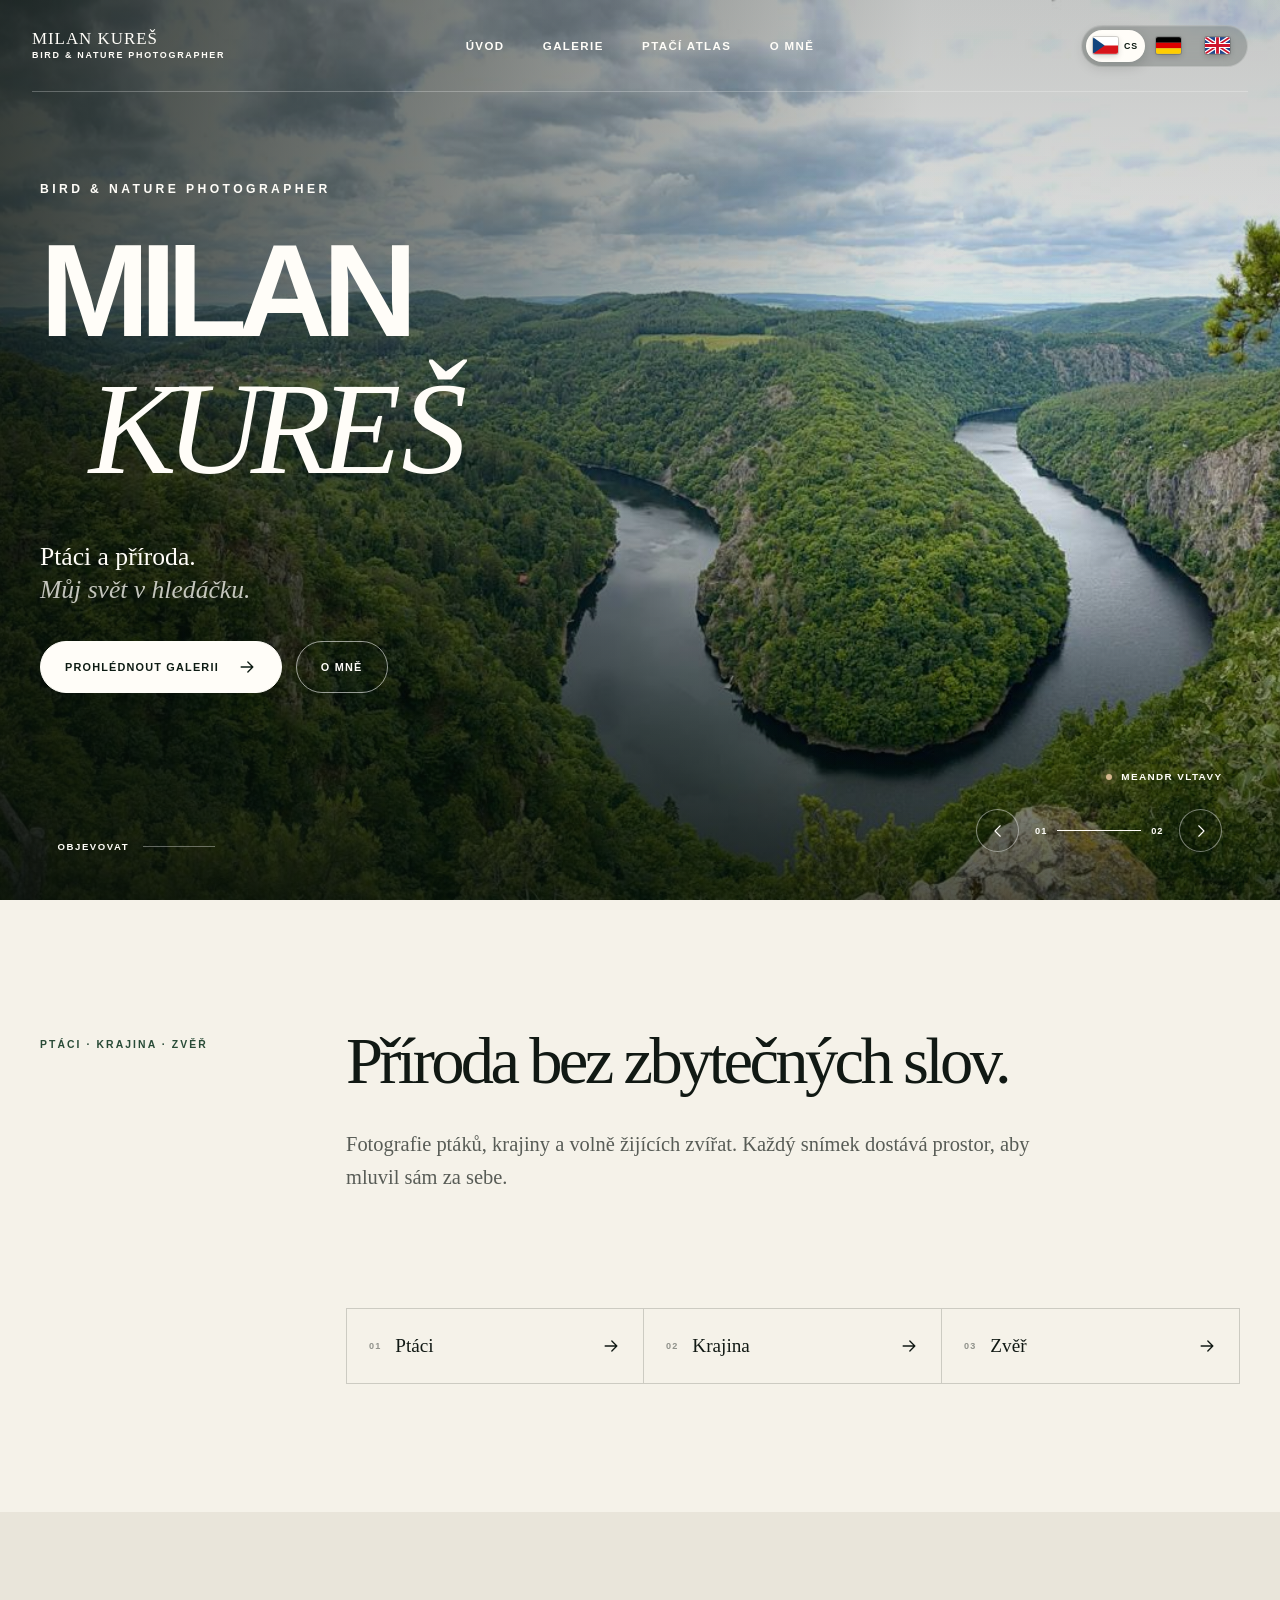
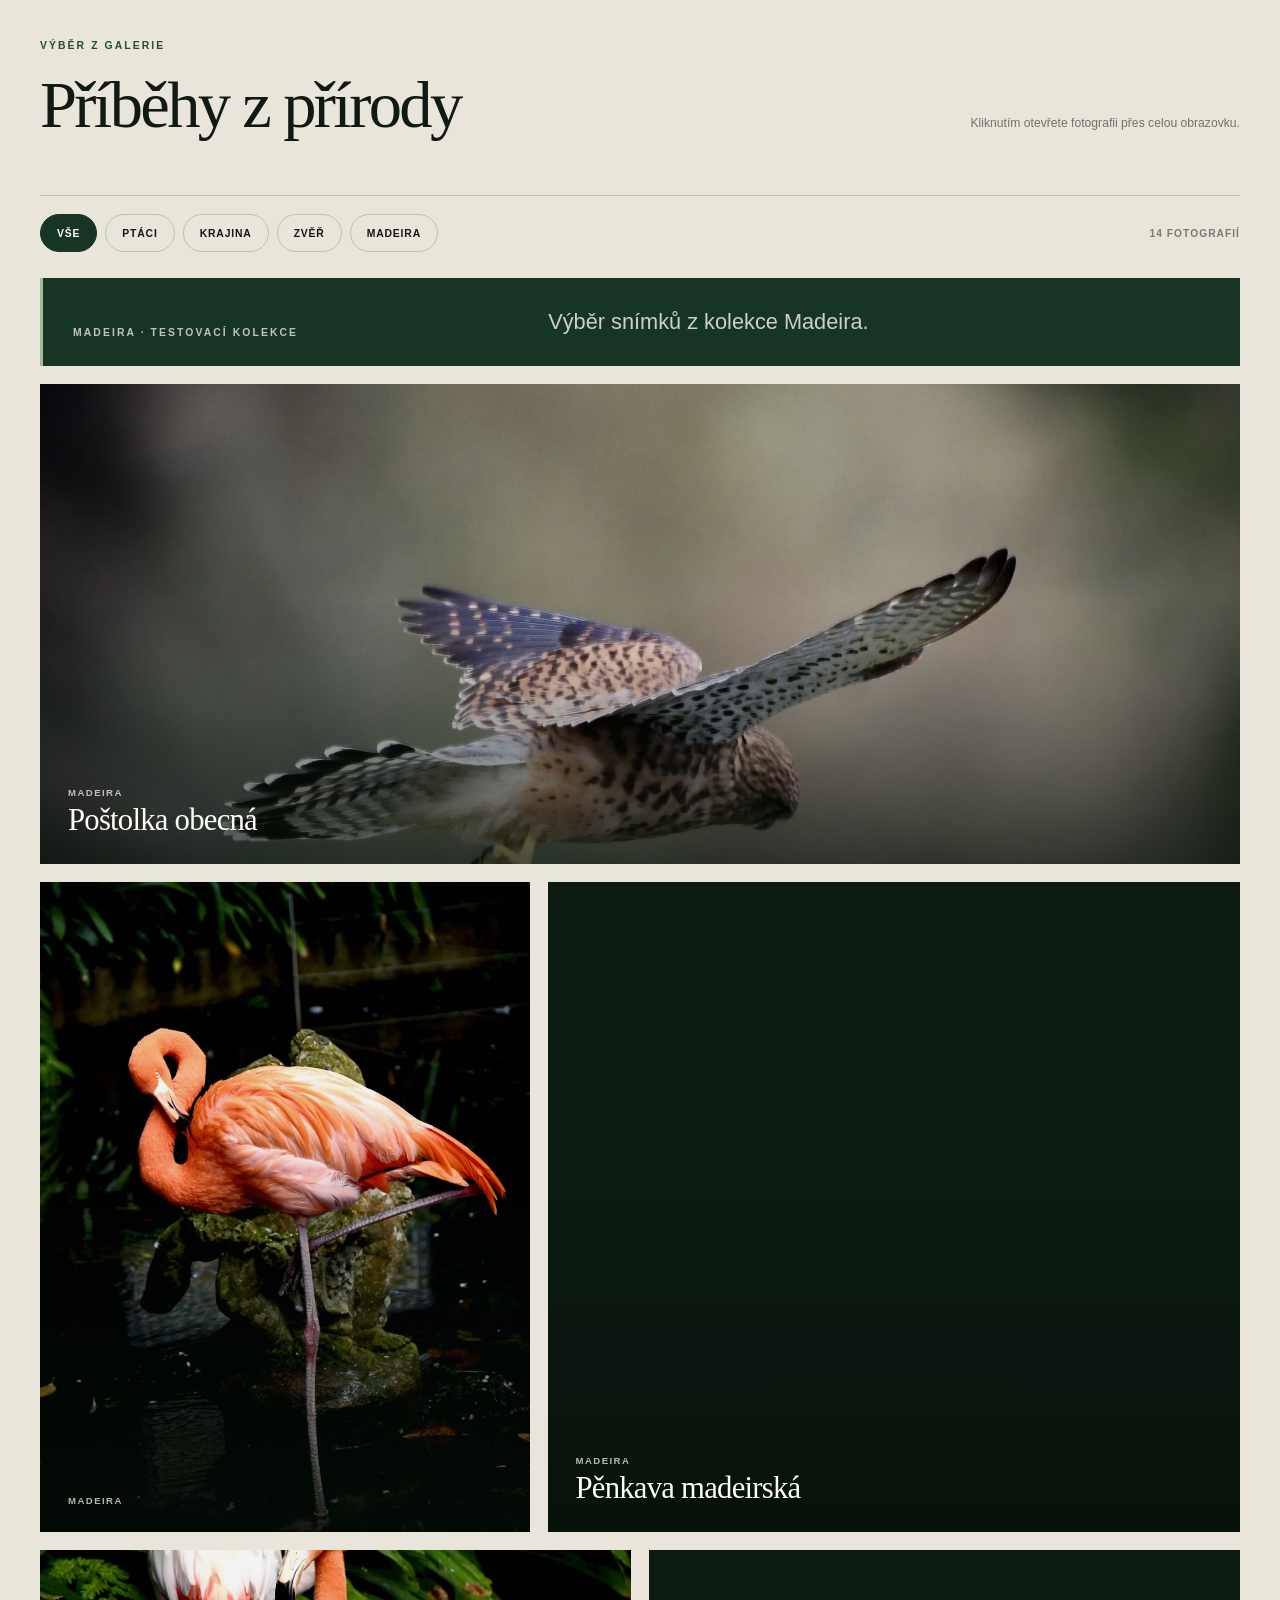
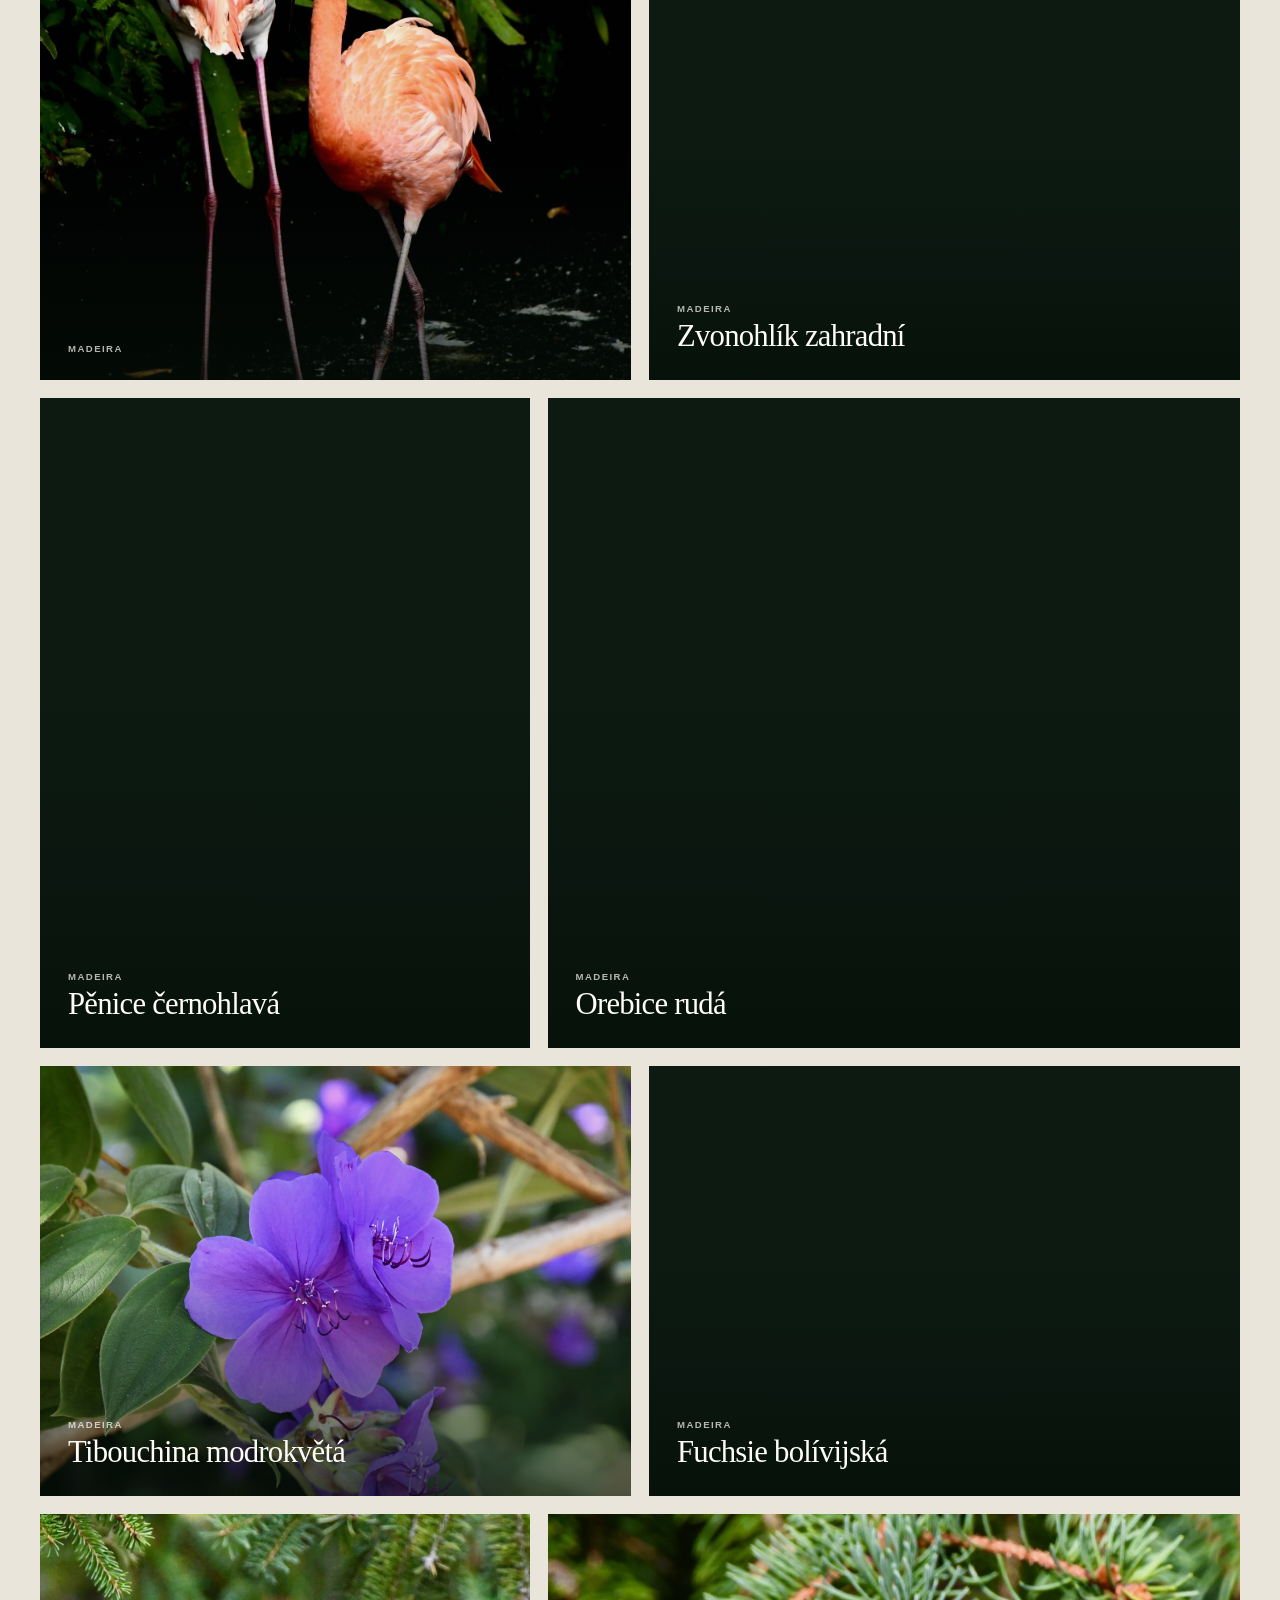
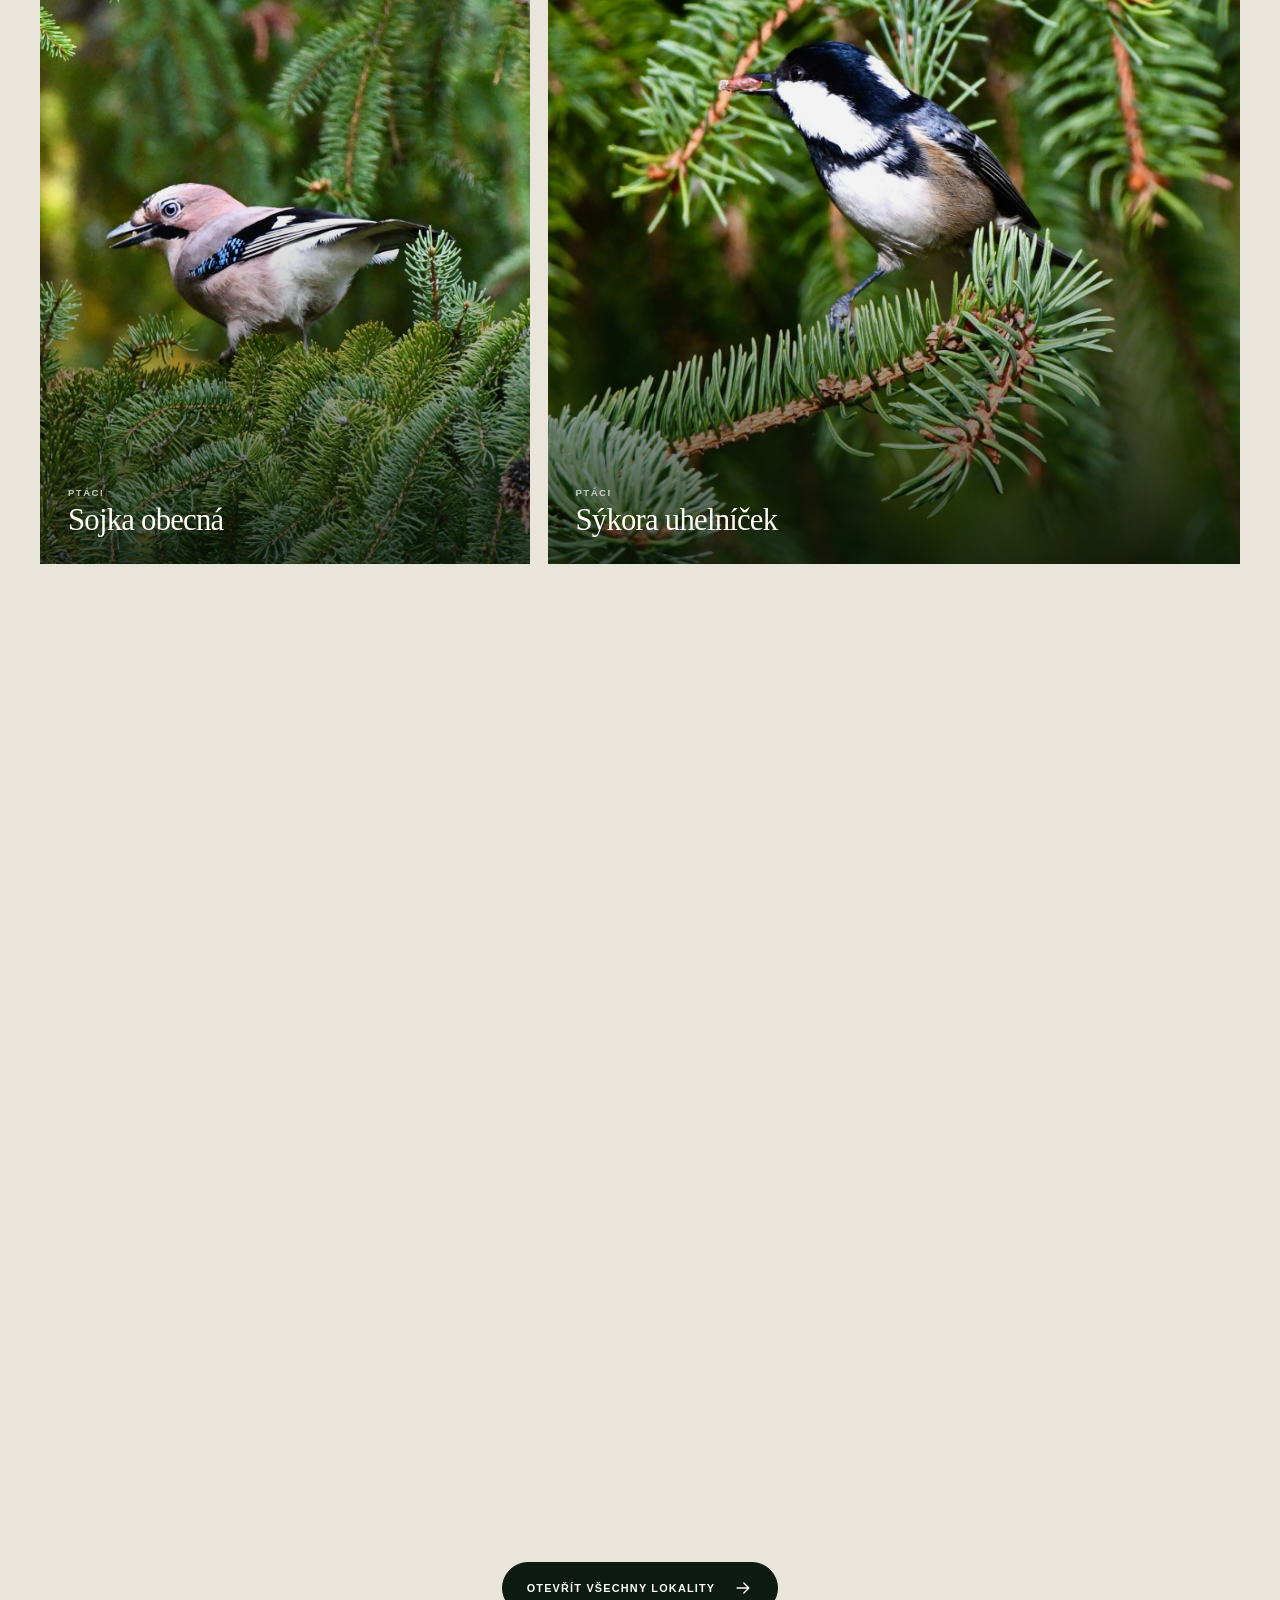
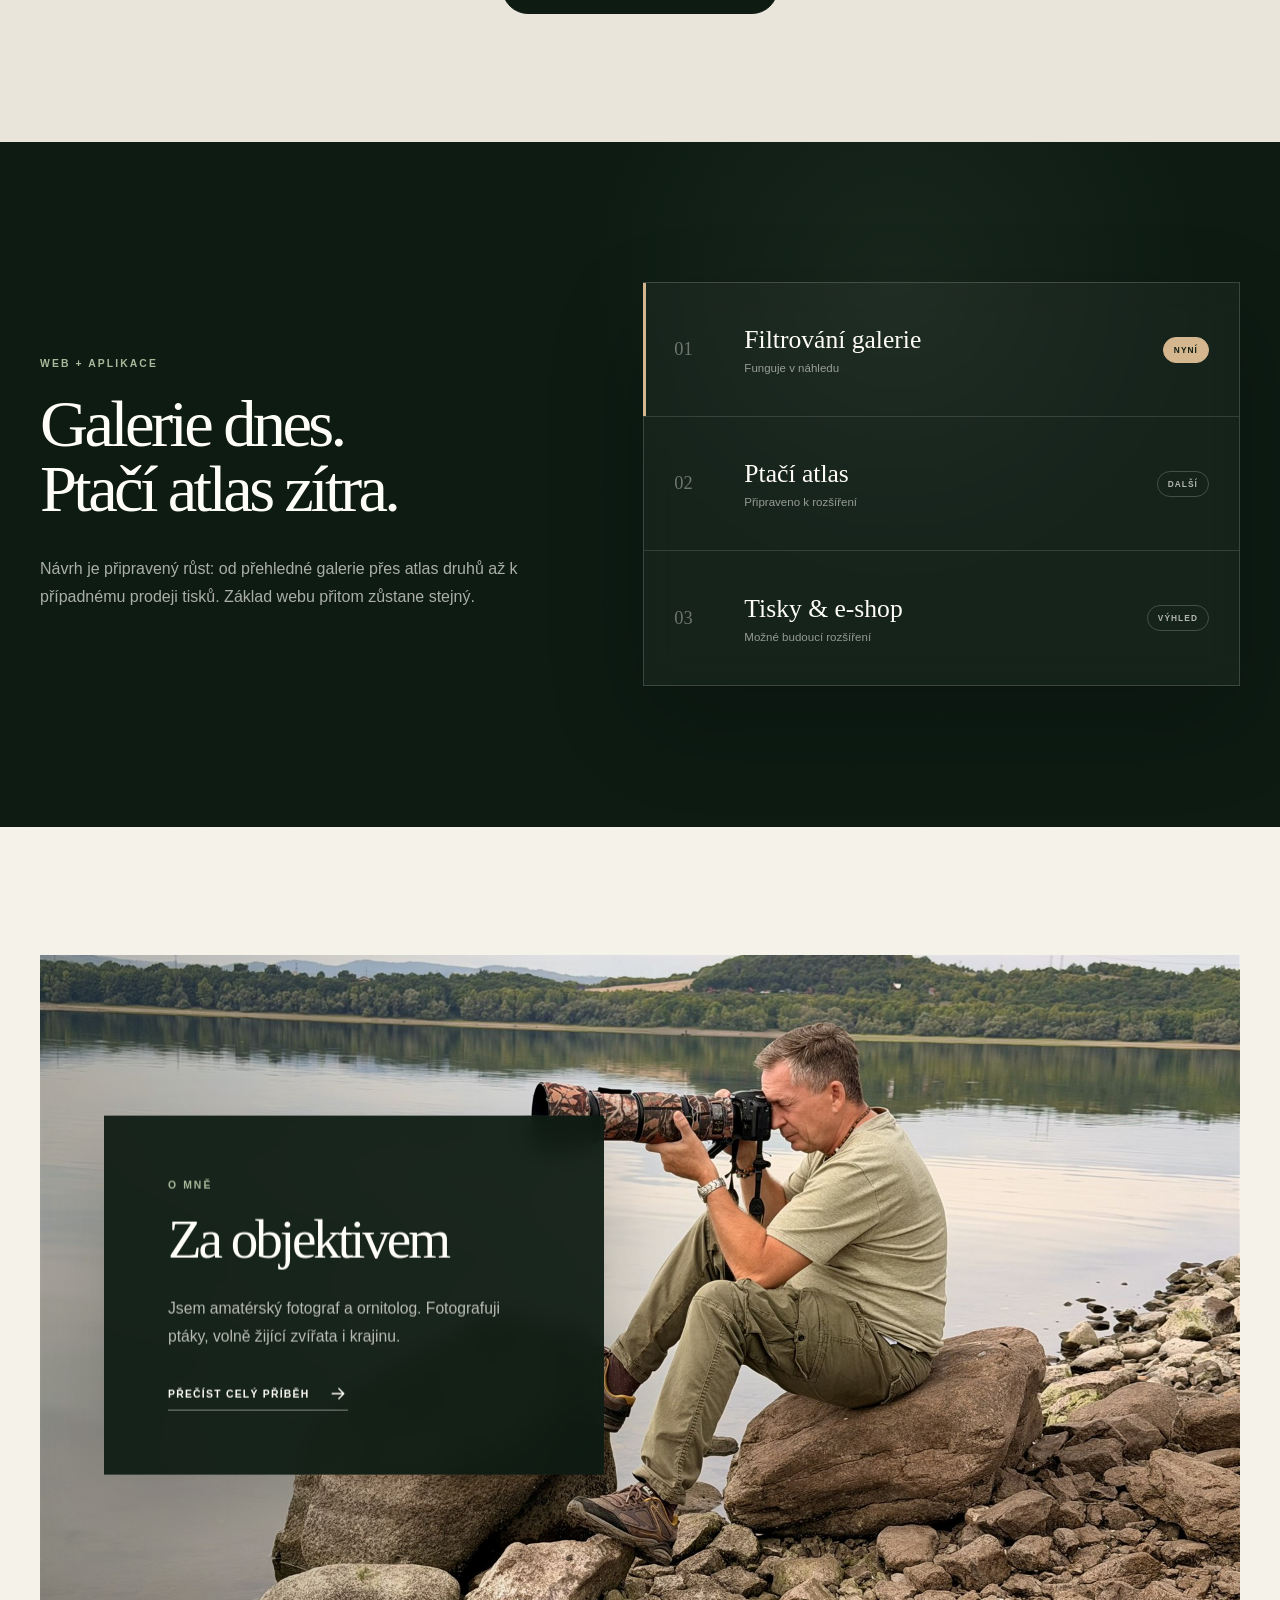
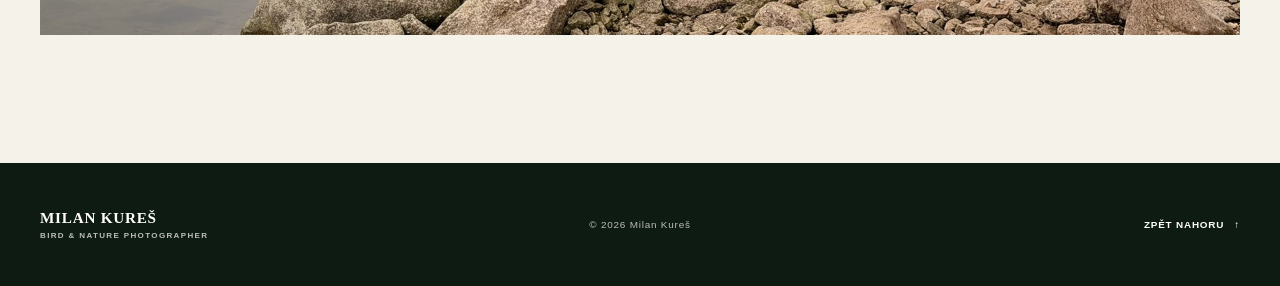
<file: index.html>
<!doctype html>
<html lang="cs">
  <head>
    <meta charset="utf-8">
    <meta name="viewport" content="width=device-width, initial-scale=1">
    <meta name="theme-color" content="#0d1b13">
    <meta name="description" content="Milan Kureš | Bird & Nature Photographer. Ptáci a příroda, můj svět v hledáčku.">
    <title>Milan Kureš | Bird & Nature Photographer</title>
    <link rel="stylesheet" href="./styles.css">
    <script>document.documentElement.classList.add('js');</script>
  </head>
  <body>
    <a class="skip-link" href="#main-content" data-i18n="skipLink">Přejít na obsah</a>

    <header class="site-header" id="site-header">
      <div class="nav-shell">
        <a class="brand" href="#uvod" aria-label="Milan Kureš, úvod">
          <span class="brand-name">MILAN KUREŠ</span>
          <span class="brand-subtitle" data-i18n="brandSubtitle">BIRD &amp; NATURE PHOTOGRAPHER</span>
        </a>

        <nav class="site-nav" id="site-nav" data-i18n-aria-label="mainNavLabel" aria-label="Hlavní navigace">
          <a href="#uvod" data-i18n="navHome">Úvod</a>
          <a href="./galerie.html" data-i18n="navGallery">Galerie</a>
          <a href="#atlas" data-i18n="navAtlas">Ptačí atlas</a>
          <a href="./o-mne.html" data-i18n="navAbout">O mně</a>
        </nav>

        <div class="header-actions">
          <div class="language-switcher" role="group" data-i18n-aria-label="languageLabel" aria-label="Zvolit jazyk">
            <button class="language-button is-active" type="button" data-language="cs" aria-pressed="true" aria-label="Čeština" title="Čeština">
              <svg class="flag-svg" viewBox="0 0 30 20" aria-hidden="true" focusable="false">
                <rect width="30" height="10" fill="#fff"></rect>
                <rect y="10" width="30" height="10" fill="#d7141a"></rect>
                <path d="M0 0 14 10 0 20Z" fill="#11457e"></path>
              </svg>
              <span class="language-code">CS</span>
            </button>
            <button class="language-button" type="button" data-language="de" aria-pressed="false" aria-label="Deutsch" title="Deutsch">
              <svg class="flag-svg" viewBox="0 0 30 20" aria-hidden="true" focusable="false" style="color-scheme: only light; forced-color-adjust: none">
                <rect width="30" height="6.67" fill="#000000"></rect>
                <rect y="6.67" width="30" height="6.67" fill="#dd0000"></rect>
                <rect y="13.34" width="30" height="6.66" fill="#ffce00"></rect>
              </svg>
              <span class="language-code">DE</span>
            </button>
            <button class="language-button" type="button" data-language="en" aria-pressed="false" aria-label="English" title="English">
              <svg class="flag-svg" viewBox="0 0 30 20" aria-hidden="true" focusable="false">
                <rect width="30" height="20" fill="#21468b"></rect>
                <path d="M0 0 30 20M30 0 0 20" stroke="#fff" stroke-width="5"></path>
                <path d="M0 0 30 20M30 0 0 20" stroke="#cf142b" stroke-width="2"></path>
                <path d="M15 0v20M0 10h30" stroke="#fff" stroke-width="6"></path>
                <path d="M15 0v20M0 10h30" stroke="#cf142b" stroke-width="3.4"></path>
              </svg>
              <span class="language-code">EN</span>
            </button>
          </div>

          <button class="nav-toggle" type="button" aria-expanded="false" aria-controls="site-nav" data-i18n-aria-label="menuOpenLabel" aria-label="Otevřít menu">
            <span></span>
            <span></span>
          </button>
        </div>
      </div>
    </header>

    <main id="main-content">
      <section class="hero" id="uvod" aria-labelledby="hero-title">
        <div class="hero-slides" aria-hidden="true">
          <figure class="hero-slide is-active" data-location-key="locationVltava">
            <img src="./assets/vltava-meandr.jpeg" alt="" fetchpriority="high">
          </figure>
          <figure class="hero-slide" data-location-key="locationBohemia">
            <img src="./assets/ceske-svycarsko.jpeg" alt="" loading="eager">
          </figure>
        </div>
        <div class="hero-shade" aria-hidden="true"></div>

        <div class="hero-content content-width">
          <p class="hero-overline" data-i18n="brandSubtitle">BIRD &amp; NATURE PHOTOGRAPHER</p>
          <h1 id="hero-title">
            <span class="hero-name-first">MILAN</span>
            <span class="hero-name-last">KURE<span class="hero-name-last-letter">Š</span></span>
          </h1>
          <p class="hero-tagline">
            <span data-i18n="taglineFirst">Ptáci a příroda.</span>
            <em data-i18n="taglineSecond">Můj svět v hledáčku.</em>
          </p>
          <div class="hero-actions">
            <a class="button button-primary" href="./galerie.html">
              <span data-i18n="viewGallery">Prohlédnout galerii</span>
              <svg viewBox="0 0 24 24" aria-hidden="true"><path d="M5 12h14M13 6l6 6-6 6"></path></svg>
            </a>
            <a class="button button-ghost" href="./o-mne.html" data-i18n="aboutMe">O mně</a>
          </div>
        </div>

        <div class="hero-location" aria-live="polite">
          <span class="hero-location-dot" aria-hidden="true"></span>
          <span id="hero-location">Meandr Vltavy</span>
        </div>

        <div class="hero-controls" aria-label="Ovládání úvodních fotografií">
          <button class="hero-arrow" id="hero-previous" type="button" data-i18n-aria-label="previousPhoto" aria-label="Předchozí fotografie">
            <svg viewBox="0 0 24 24" aria-hidden="true"><path d="m15 5-7 7 7 7"></path></svg>
          </button>
          <div class="hero-progress" aria-hidden="true">
            <span id="hero-current">01</span>
            <span class="hero-progress-line"><span id="hero-progress-fill"></span></span>
            <span>02</span>
          </div>
          <button class="hero-arrow" id="hero-next" type="button" data-i18n-aria-label="nextPhoto" aria-label="Další fotografie">
            <svg viewBox="0 0 24 24" aria-hidden="true"><path d="m9 5 7 7-7 7"></path></svg>
          </button>
        </div>

        <a class="scroll-cue" href="#pribeh">
          <span data-i18n="discover">Objevovat</span>
          <span class="scroll-line" aria-hidden="true"></span>
        </a>
      </section>

      <section class="intro-section" id="pribeh">
        <div class="content-width intro-layout">
          <div class="section-kicker reveal" data-i18n="introKicker">PTÁCI · KRAJINA · ZVĚŘ</div>
          <div class="intro-copy reveal">
            <h2 data-i18n="introTitle">Příroda bez zbytečných slov.</h2>
            <p data-i18n="introText">Fotografie ptáků, krajiny a volně žijících zvířat. Každý snímek dostává prostor, aby mluvil sám za sebe.</p>
          </div>
          <div class="category-links reveal" aria-label="Kategorie galerie">
            <button type="button" data-quick-filter="ptaci">
              <span class="category-number">01</span>
              <span data-i18n="categoryBirds">Ptáci</span>
              <svg viewBox="0 0 24 24" aria-hidden="true"><path d="M5 12h14M13 6l6 6-6 6"></path></svg>
            </button>
            <button type="button" data-quick-filter="krajina">
              <span class="category-number">02</span>
              <span data-i18n="categoryLandscape">Krajina</span>
              <svg viewBox="0 0 24 24" aria-hidden="true"><path d="M5 12h14M13 6l6 6-6 6"></path></svg>
            </button>
            <button type="button" data-quick-filter="zver">
              <span class="category-number">03</span>
              <span data-i18n="categoryWildlife">Zvěř</span>
              <svg viewBox="0 0 24 24" aria-hidden="true"><path d="M5 12h14M13 6l6 6-6 6"></path></svg>
            </button>
          </div>
        </div>
      </section>

      <section class="gallery-section" id="galerie" aria-labelledby="gallery-title">
        <div class="content-width">
          <div class="section-heading reveal">
            <div>
              <p class="section-kicker" data-i18n="galleryKicker">VÝBĚR Z GALERIE</p>
              <h2 id="gallery-title" data-i18n="galleryTitle">Příběhy z přírody</h2>
            </div>
            <p class="section-note" data-i18n="galleryNote">Kliknutím otevřete fotografii přes celou obrazovku.</p>
          </div>

          <div class="gallery-toolbar reveal">
            <div class="filter-list" role="group" data-i18n-aria-label="galleryFilterLabel" aria-label="Filtrovat galerii">
              <button class="filter-button is-active" type="button" data-filter="vse" aria-pressed="true" data-i18n="filterAll">Vše</button>
              <button class="filter-button" type="button" data-filter="ptaci" aria-pressed="false" data-i18n="categoryBirds">Ptáci</button>
              <button class="filter-button" type="button" data-filter="krajina" aria-pressed="false" data-i18n="categoryLandscape">Krajina</button>
              <button class="filter-button" type="button" data-filter="zver" aria-pressed="false" data-i18n="categoryWildlife">Zvěř</button>
              <button class="filter-button" type="button" data-filter="madeira" aria-pressed="false" data-i18n="categoryMadeira">Madeira</button>
            </div>
            <span class="gallery-count" id="gallery-count" aria-live="polite">14 fotografií</span>
          </div>

          <div class="collection-intro reveal">
            <p class="section-kicker" data-i18n="madeiraKicker">MADEIRA · TESTOVACÍ KOLEKCE</p>
            <p data-i18n="madeiraIntro">Výběr snímků z kolekce Madeira.</p>
          </div>

          <div class="photo-grid">
            <button class="photo-card photo-card-panorama photo-card-madeira-raptor reveal" type="button" data-category="madeira" data-category-key="categoryMadeira" data-photo-ref="DSC_4094" data-full="./assets/madeira/web/dsc-4094.webp">
              <img src="./assets/madeira/web/dsc-4094.webp" alt="" loading="lazy" decoding="async">
              <span class="photo-overlay"></span>
              <span class="photo-meta"><small data-i18n="categoryMadeira">Madeira</small><strong data-photo-caption lang="cs">Poštolka obecná</strong></span>
              <span class="photo-open" aria-hidden="true"><svg viewBox="0 0 24 24"><path d="M8 3H3v5M16 3h5v5M21 16v5h-5M3 16v5h5"></path></svg></span>
            </button>

            <button class="photo-card photo-card-tall reveal" type="button" data-category="madeira" data-category-key="categoryMadeira" data-photo-ref="DSC_3623" data-full="./assets/madeira/web/dsc-3623.webp">
              <img src="./assets/madeira/web/dsc-3623.webp" alt="" loading="lazy" decoding="async">
              <span class="photo-overlay"></span>
              <span class="photo-meta"><small data-i18n="categoryMadeira">Madeira</small></span>
              <span class="photo-open" aria-hidden="true"><svg viewBox="0 0 24 24"><path d="M8 3H3v5M16 3h5v5M21 16v5h-5M3 16v5h5"></path></svg></span>
            </button>

            <button class="photo-card photo-card-wide reveal" type="button" data-category="madeira" data-category-key="categoryMadeira" data-photo-ref="IMG_0983" data-full="./assets/madeira/web/img-0983.webp">
              <img src="./assets/madeira/web/img-0983.webp" alt="" loading="lazy" decoding="async">
              <span class="photo-overlay"></span>
              <span class="photo-meta"><small data-i18n="categoryMadeira">Madeira</small><strong data-photo-caption lang="cs">Pěnkava madeirská</strong></span>
              <span class="photo-open" aria-hidden="true"><svg viewBox="0 0 24 24"><path d="M8 3H3v5M16 3h5v5M21 16v5h-5M3 16v5h5"></path></svg></span>
            </button>

            <button class="photo-card photo-card-half reveal" type="button" data-category="madeira" data-category-key="categoryMadeira" data-photo-ref="DSC_3613" data-full="./assets/madeira/web/dsc-3613.webp">
              <img src="./assets/madeira/web/dsc-3613.webp" alt="" loading="lazy" decoding="async">
              <span class="photo-overlay"></span>
              <span class="photo-meta"><small data-i18n="categoryMadeira">Madeira</small></span>
              <span class="photo-open" aria-hidden="true"><svg viewBox="0 0 24 24"><path d="M8 3H3v5M16 3h5v5M21 16v5h-5M3 16v5h5"></path></svg></span>
            </button>

            <button class="photo-card photo-card-half reveal" type="button" data-category="madeira" data-category-key="categoryMadeira" data-photo-ref="DSC_4160" data-full="./assets/madeira/web/dsc-4160.webp">
              <img src="./assets/madeira/web/dsc-4160.webp" alt="" loading="lazy" decoding="async">
              <span class="photo-overlay"></span>
              <span class="photo-meta"><small data-i18n="categoryMadeira">Madeira</small><strong data-photo-caption lang="cs">Zvonohlík zahradní</strong></span>
              <span class="photo-open" aria-hidden="true"><svg viewBox="0 0 24 24"><path d="M8 3H3v5M16 3h5v5M21 16v5h-5M3 16v5h5"></path></svg></span>
            </button>

            <button class="photo-card photo-card-tall reveal" type="button" data-category="madeira" data-category-key="categoryMadeira" data-photo-ref="DSC_3667" data-full="./assets/madeira/web/dsc-3667.webp">
              <img src="./assets/madeira/web/dsc-3667.webp" alt="" loading="lazy" decoding="async">
              <span class="photo-overlay"></span>
              <span class="photo-meta"><small data-i18n="categoryMadeira">Madeira</small><strong data-photo-caption lang="cs">Pěnice černohlavá</strong></span>
              <span class="photo-open" aria-hidden="true"><svg viewBox="0 0 24 24"><path d="M8 3H3v5M16 3h5v5M21 16v5h-5M3 16v5h5"></path></svg></span>
            </button>

            <button class="photo-card photo-card-wide reveal" type="button" data-category="madeira" data-category-key="categoryMadeira" data-photo-ref="DSC_4136" data-full="./assets/madeira/web/dsc-4136.webp">
              <img src="./assets/madeira/web/dsc-4136.webp" alt="" loading="lazy" decoding="async">
              <span class="photo-overlay"></span>
              <span class="photo-meta"><small data-i18n="categoryMadeira">Madeira</small><strong data-photo-caption lang="cs">Orebice rudá</strong></span>
              <span class="photo-open" aria-hidden="true"><svg viewBox="0 0 24 24"><path d="M8 3H3v5M16 3h5v5M21 16v5h-5M3 16v5h5"></path></svg></span>
            </button>

            <button class="photo-card photo-card-half reveal" type="button" data-category="madeira" data-category-key="categoryMadeira" data-photo-ref="DSC_3862" data-full="./assets/madeira/web/dsc-3862.webp">
              <img src="./assets/madeira/web/dsc-3862.webp" alt="" loading="lazy" decoding="async">
              <span class="photo-overlay"></span>
              <span class="photo-meta"><small data-i18n="categoryMadeira">Madeira</small><strong data-photo-caption lang="cs">Tibouchina modrokvětá</strong></span>
              <span class="photo-open" aria-hidden="true"><svg viewBox="0 0 24 24"><path d="M8 3H3v5M16 3h5v5M21 16v5h-5M3 16v5h5"></path></svg></span>
            </button>

            <button class="photo-card photo-card-half reveal" type="button" data-category="madeira" data-category-key="categoryMadeira" data-photo-ref="DSC_3726" data-full="./assets/madeira/web/dsc-3726.webp">
              <img src="./assets/madeira/web/dsc-3726.webp" alt="" loading="lazy" decoding="async">
              <span class="photo-overlay"></span>
              <span class="photo-meta"><small data-i18n="categoryMadeira">Madeira</small><strong data-photo-caption lang="cs">Fuchsie bolívijská</strong></span>
              <span class="photo-open" aria-hidden="true"><svg viewBox="0 0 24 24"><path d="M8 3H3v5M16 3h5v5M21 16v5h-5M3 16v5h5"></path></svg></span>
            </button>

            <button class="photo-card photo-card-tall reveal" type="button" data-category="ptaci" data-title-key="photoJay" data-category-key="categoryBirds" data-alt-key="altJay" data-full="./assets/sojka-obecna.jpeg">
              <img src="./assets/sojka-obecna.jpeg" alt="Sojka obecná mezi větvemi jehličnanu" data-i18n-alt="altJay" loading="lazy">
              <span class="photo-overlay"></span>
              <span class="photo-meta"><small data-i18n="categoryBirds">Ptáci</small><strong data-i18n="photoJay">Sojka obecná</strong></span>
              <span class="photo-open" aria-hidden="true"><svg viewBox="0 0 24 24"><path d="M8 3H3v5M16 3h5v5M21 16v5h-5M3 16v5h5"></path></svg></span>
            </button>

            <button class="photo-card photo-card-wide reveal" type="button" data-category="ptaci" data-title-key="photoTit" data-category-key="categoryBirds" data-alt-key="altTit" data-full="./assets/sykora-uhelnicek.jpeg">
              <img src="./assets/sykora-uhelnicek.jpeg" alt="Sýkora uhelníček na větvi jehličnanu" data-i18n-alt="altTit" loading="lazy">
              <span class="photo-overlay"></span>
              <span class="photo-meta"><small data-i18n="categoryBirds">Ptáci</small><strong data-i18n="photoTit">Sýkora uhelníček</strong></span>
              <span class="photo-open" aria-hidden="true"><svg viewBox="0 0 24 24"><path d="M8 3H3v5M16 3h5v5M21 16v5h-5M3 16v5h5"></path></svg></span>
            </button>

            <button class="photo-card photo-card-half reveal" type="button" data-category="zver" data-title-key="photoDeer" data-category-key="categoryWildlife" data-alt-key="altDeer" data-full="./assets/jelen-svaty-linhart.jpeg">
              <img src="./assets/jelen-svaty-linhart.jpeg" alt="Jelen v podzimním lese" data-i18n-alt="altDeer" loading="lazy">
              <span class="photo-overlay"></span>
              <span class="photo-meta"><small data-i18n="categoryWildlife">Zvěř</small><strong data-i18n="photoDeer">Jelen</strong></span>
              <span class="photo-open" aria-hidden="true"><svg viewBox="0 0 24 24"><path d="M8 3H3v5M16 3h5v5M21 16v5h-5M3 16v5h5"></path></svg></span>
            </button>

            <button class="photo-card photo-card-half reveal" type="button" data-category="krajina" data-title-key="photoVltava" data-category-key="categoryLandscape" data-alt-key="altVltava" data-full="./assets/vltava-meandr.jpeg">
              <img src="./assets/vltava-meandr.jpeg" alt="Meandr Vltavy obklopený lesy" data-i18n-alt="altVltava" loading="lazy">
              <span class="photo-overlay"></span>
              <span class="photo-meta"><small data-i18n="categoryLandscape">Krajina</small><strong data-i18n="photoVltava">Meandr Vltavy</strong></span>
              <span class="photo-open" aria-hidden="true"><svg viewBox="0 0 24 24"><path d="M8 3H3v5M16 3h5v5M21 16v5h-5M3 16v5h5"></path></svg></span>
            </button>

            <button class="photo-card photo-card-panorama reveal" type="button" data-category="krajina" data-title-key="photoBohemia" data-category-key="categoryLandscape" data-alt-key="altBohemia" data-full="./assets/ceske-svycarsko.jpeg">
              <img src="./assets/ceske-svycarsko.jpeg" alt="Výhled do krajiny Českého Švýcarska" data-i18n-alt="altBohemia" loading="lazy">
              <span class="photo-overlay"></span>
              <span class="photo-meta"><small data-i18n="categoryLandscape">Krajina</small><strong data-i18n="photoBohemia">České Švýcarsko</strong></span>
              <span class="photo-open" aria-hidden="true"><svg viewBox="0 0 24 24"><path d="M8 3H3v5M16 3h5v5M21 16v5h-5M3 16v5h5"></path></svg></span>
            </button>
          </div>

          <div class="gallery-page-cta reveal">
            <a class="button button-dark" href="./galerie.html">
              <span data-i18n="openLocationGallery">Otevřít všechny lokality</span>
              <svg viewBox="0 0 24 24" aria-hidden="true"><path d="M5 12h14M13 6l6 6-6 6"></path></svg>
            </a>
          </div>
        </div>
      </section>

      <section class="atlas-section" id="atlas" aria-labelledby="atlas-title">
        <div class="atlas-texture" aria-hidden="true"></div>
        <div class="content-width atlas-layout">
          <div class="atlas-copy reveal">
            <p class="section-kicker section-kicker-light" data-i18n="atlasKicker">WEB + APLIKACE</p>
            <h2 id="atlas-title" data-i18n="atlasTitle">Galerie dnes.<br>Ptačí atlas zítra.</h2>
            <p data-i18n="atlasText">Návrh je připravený růst: od přehledné galerie přes atlas druhů až k případnému prodeji tisků. Základ webu přitom zůstane stejný.</p>
          </div>

          <div class="roadmap-panel reveal" aria-label="Možnosti budoucího rozšíření">
            <article class="roadmap-item is-current">
              <span class="roadmap-number">01</span>
              <div><h3 data-i18n="roadmapGallery">Filtrování galerie</h3><p data-i18n="roadmapGalleryState">Funguje v náhledu</p></div>
              <span class="roadmap-state" data-i18n="stateNow">NYNÍ</span>
            </article>
            <article class="roadmap-item">
              <span class="roadmap-number">02</span>
              <div><h3 data-i18n="roadmapAtlas">Ptačí atlas</h3><p data-i18n="roadmapAtlasState">Připraveno k rozšíření</p></div>
              <span class="roadmap-state" data-i18n="stateNext">DALŠÍ</span>
            </article>
            <article class="roadmap-item">
              <span class="roadmap-number">03</span>
              <div><h3 data-i18n="roadmapShop">Tisky &amp; e-shop</h3><p data-i18n="roadmapShopState">Možné budoucí rozšíření</p></div>
              <span class="roadmap-state" data-i18n="stateFuture">VÝHLED</span>
            </article>
          </div>
        </div>
      </section>

      <section class="about-section" id="o-mne" aria-labelledby="about-title">
        <div class="content-width">
          <div class="about-stage reveal">
            <img src="./assets/milan-kures-portret-web.jpg" alt="Milan Kureš fotografuje u jezera" data-i18n-alt="altPortrait" loading="lazy">
            <div class="about-card">
              <p class="section-kicker section-kicker-light" data-i18n="aboutKicker">O MNĚ</p>
              <h2 id="about-title" data-i18n="aboutTitle">Za objektivem</h2>
              <p data-i18n="aboutText">Jsem amatérský fotograf a ornitolog. Fotografuji ptáky, volně žijící zvířata i krajinu.</p>
              <a class="text-link" href="./o-mne.html">
                <span data-i18n="readStory">Přečíst celý příběh</span>
                <svg viewBox="0 0 24 24" aria-hidden="true"><path d="M5 12h14M13 6l6 6-6 6"></path></svg>
              </a>
            </div>
          </div>
        </div>
      </section>
    </main>

    <footer class="site-footer">
      <div class="content-width footer-layout">
        <div>
          <strong>MILAN KUREŠ</strong>
          <span data-i18n="brandSubtitle">BIRD &amp; NATURE PHOTOGRAPHER</span>
        </div>
        <p>© 2026 Milan Kureš</p>
        <a href="#uvod"><span data-i18n="backToTop">Zpět nahoru</span><span aria-hidden="true">↑</span></a>
      </div>
    </footer>

    <dialog class="lightbox" id="lightbox" aria-labelledby="lightbox-title">
      <button class="lightbox-close" type="button" data-lightbox-close data-i18n-aria-label="closePhoto" aria-label="Zavřít fotografii">
        <svg viewBox="0 0 24 24" aria-hidden="true"><path d="m5 5 14 14M19 5 5 19"></path></svg>
      </button>
      <button class="lightbox-arrow lightbox-previous" type="button" id="lightbox-previous" data-i18n-aria-label="previousPhoto" aria-label="Předchozí fotografie">
        <svg viewBox="0 0 24 24" aria-hidden="true"><path d="m15 5-7 7 7 7"></path></svg>
      </button>
      <figure>
        <img id="lightbox-image" src="./assets/sojka-obecna.jpeg" alt="">
        <figcaption>
          <span id="lightbox-category"></span>
          <strong id="lightbox-title"></strong>
        </figcaption>
      </figure>
      <button class="lightbox-arrow lightbox-next" type="button" id="lightbox-next" data-i18n-aria-label="nextPhoto" aria-label="Další fotografie">
        <svg viewBox="0 0 24 24" aria-hidden="true"><path d="m9 5 7 7-7 7"></path></svg>
      </button>
    </dialog>

    <noscript><p class="noscript">Pro přepínání jazyků, filtrování galerie a prohlížení fotografií je potřeba zapnout JavaScript.</p></noscript>
    <script src="./app.js" defer></script>
  </body>
</html>
</file>
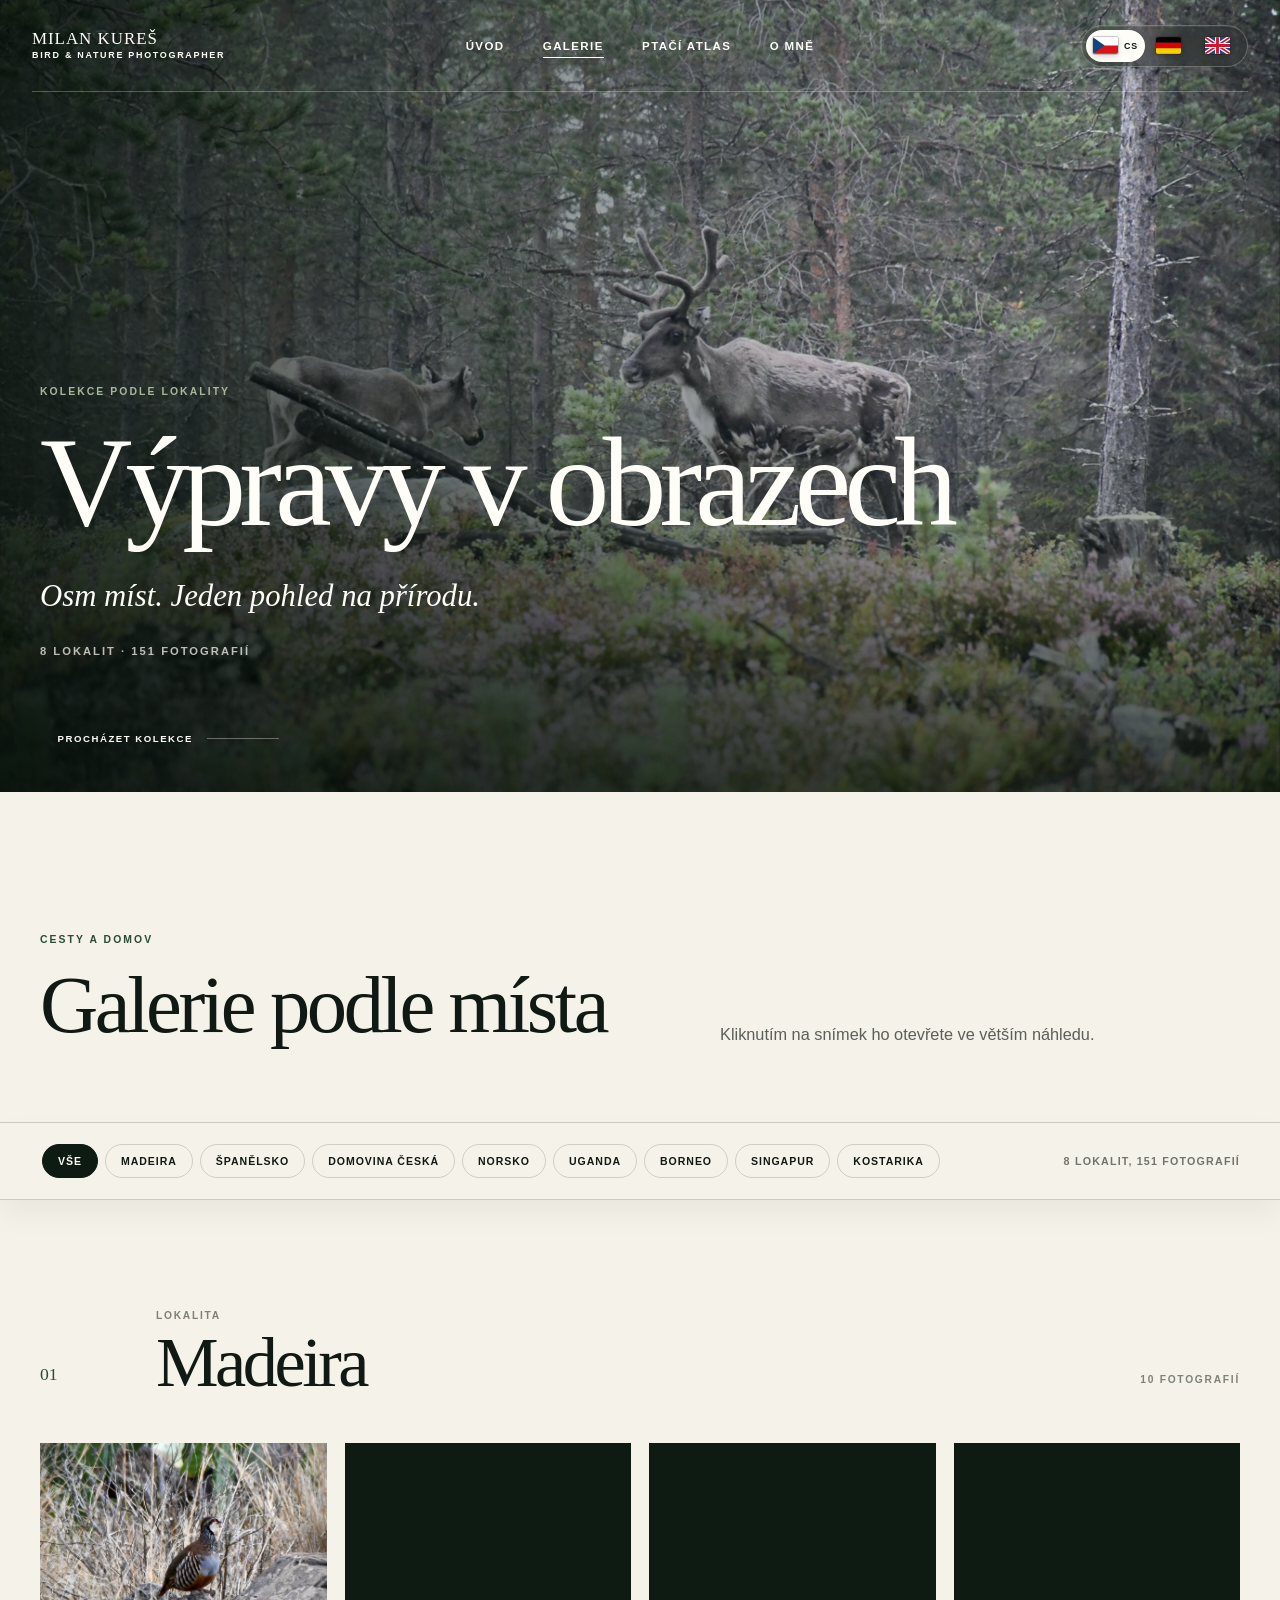
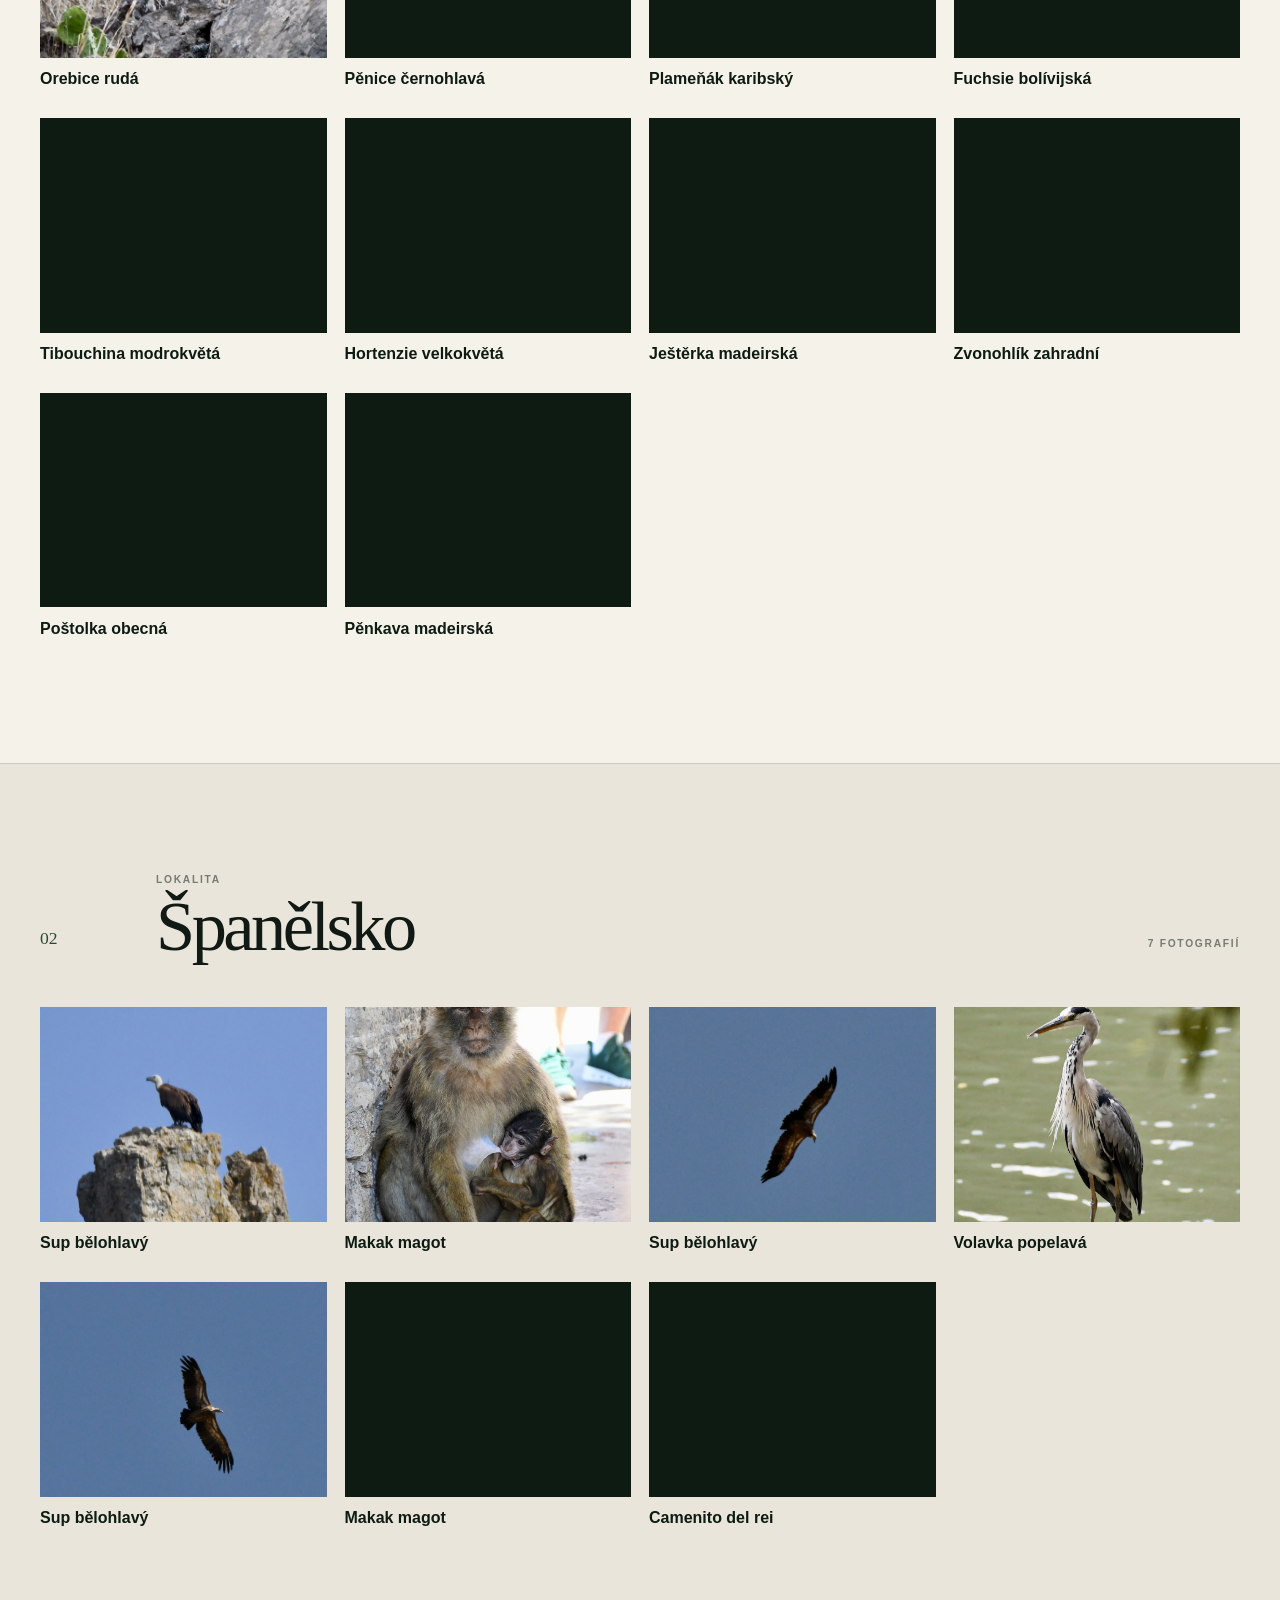
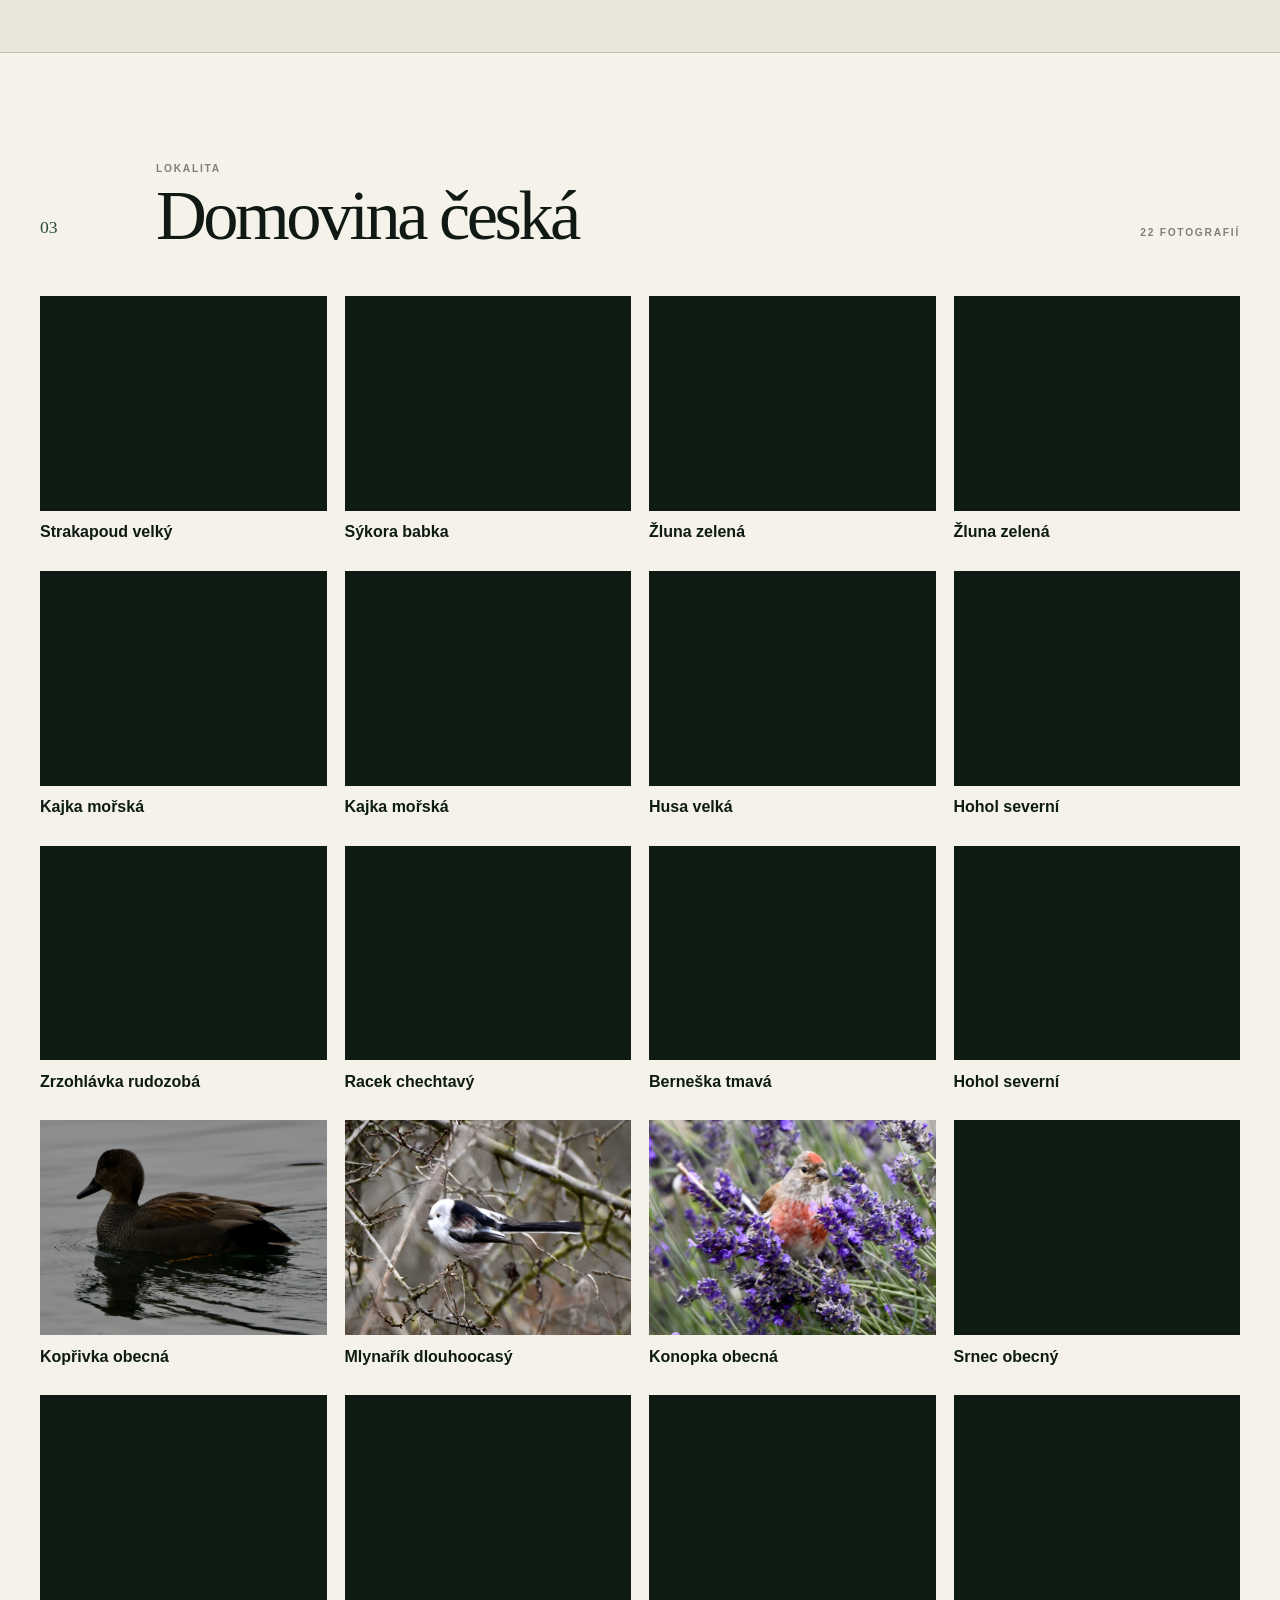
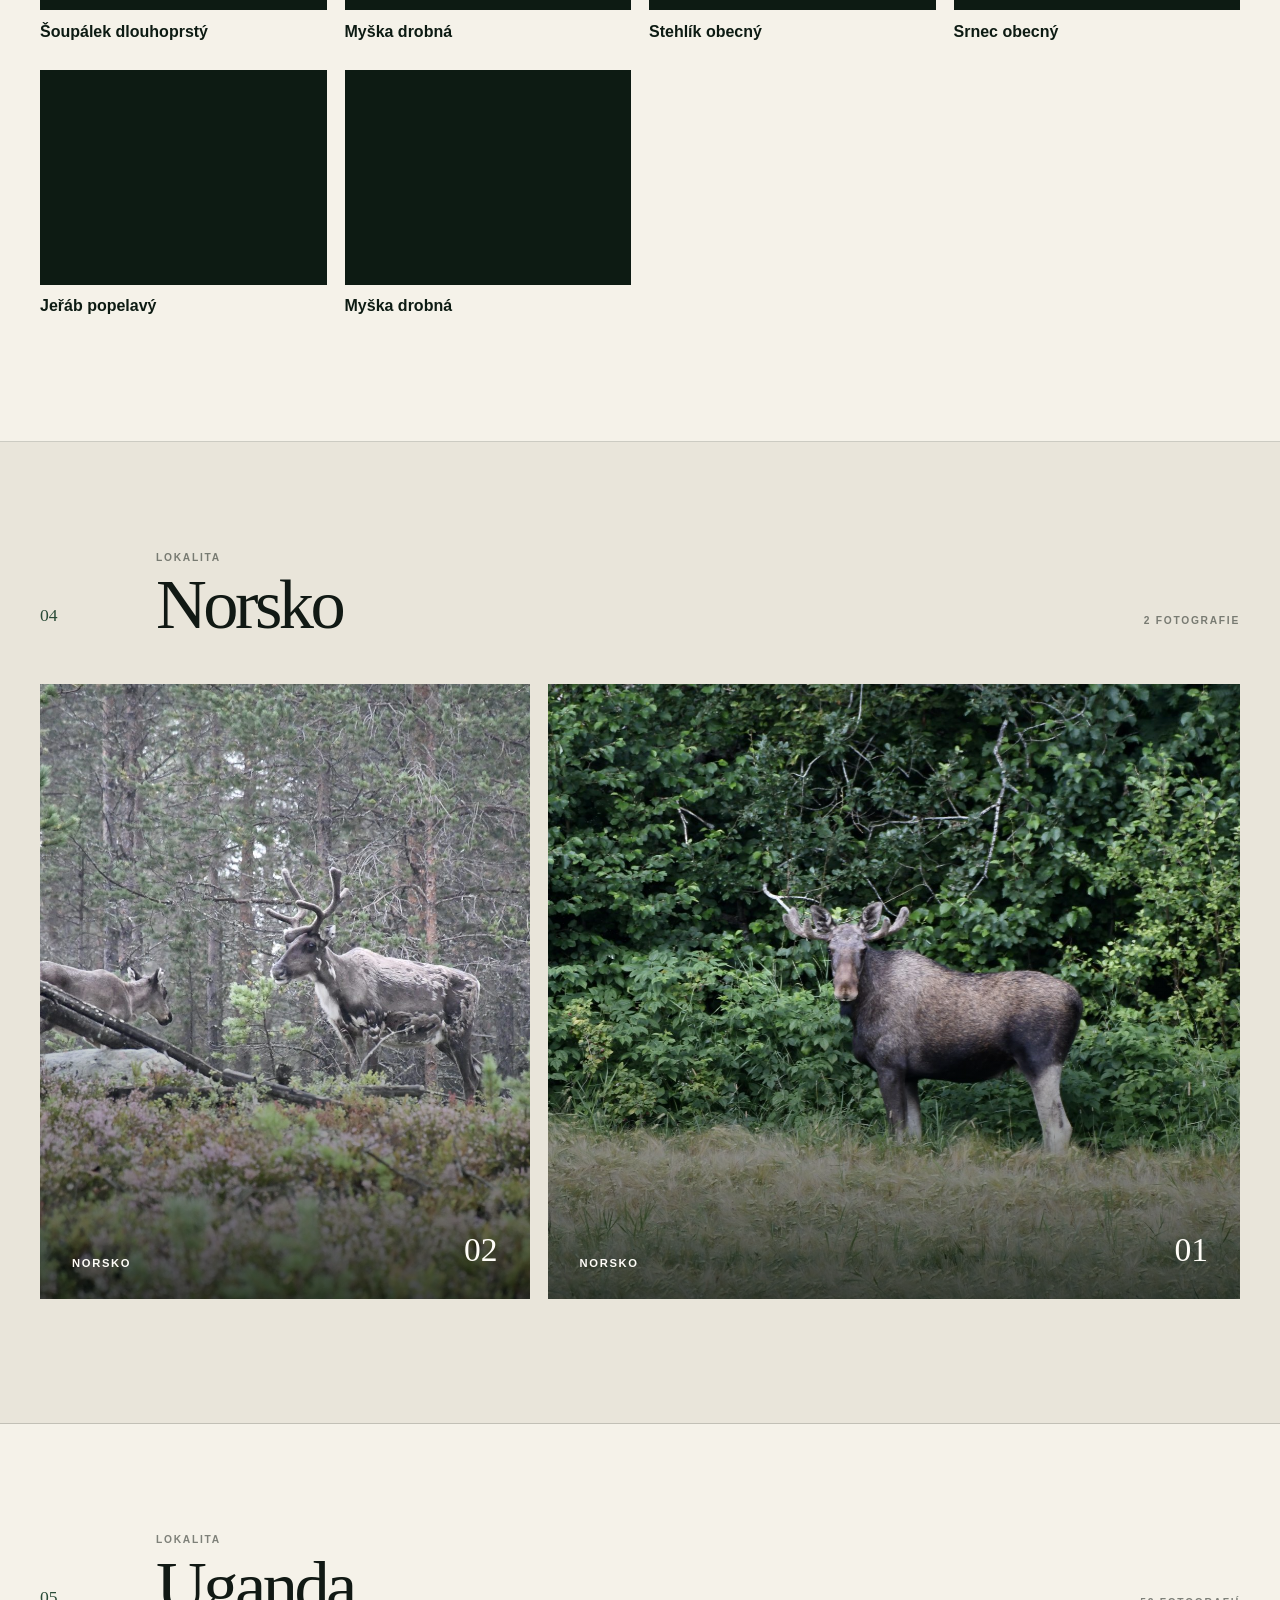
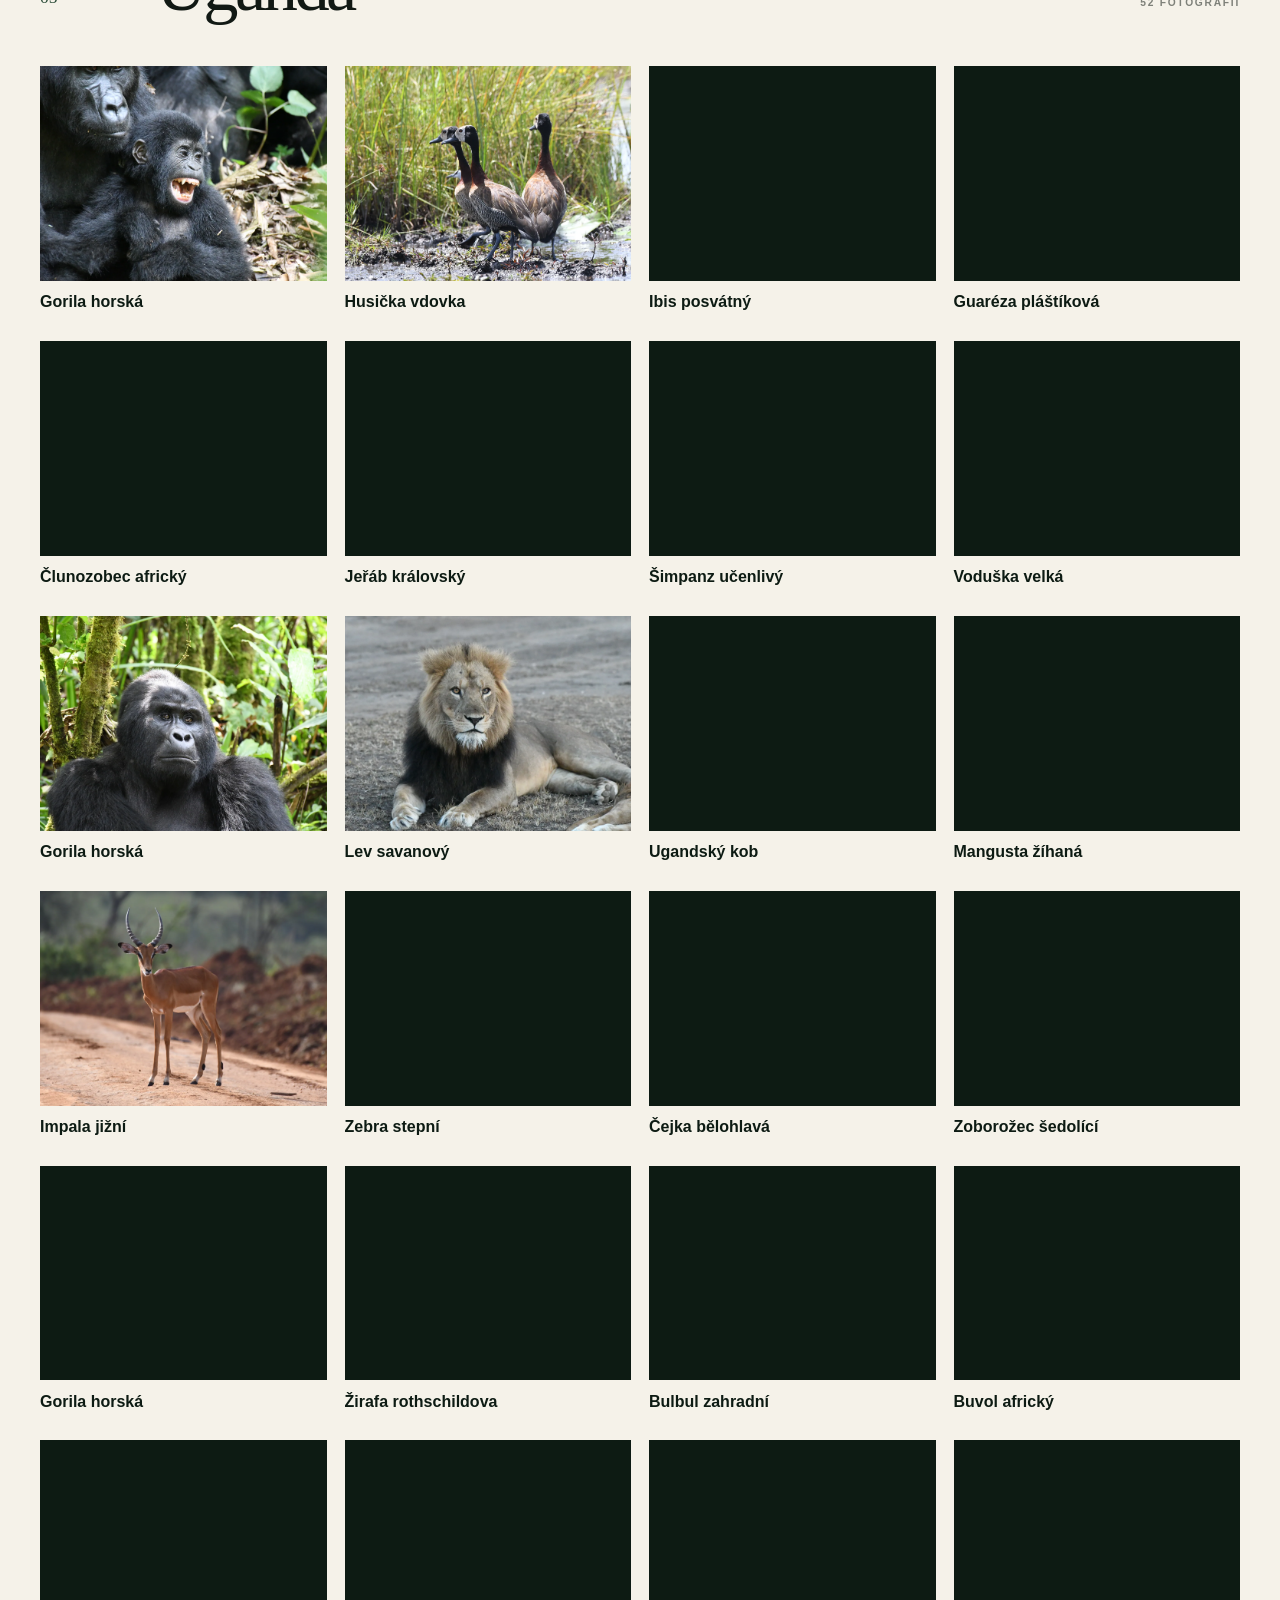
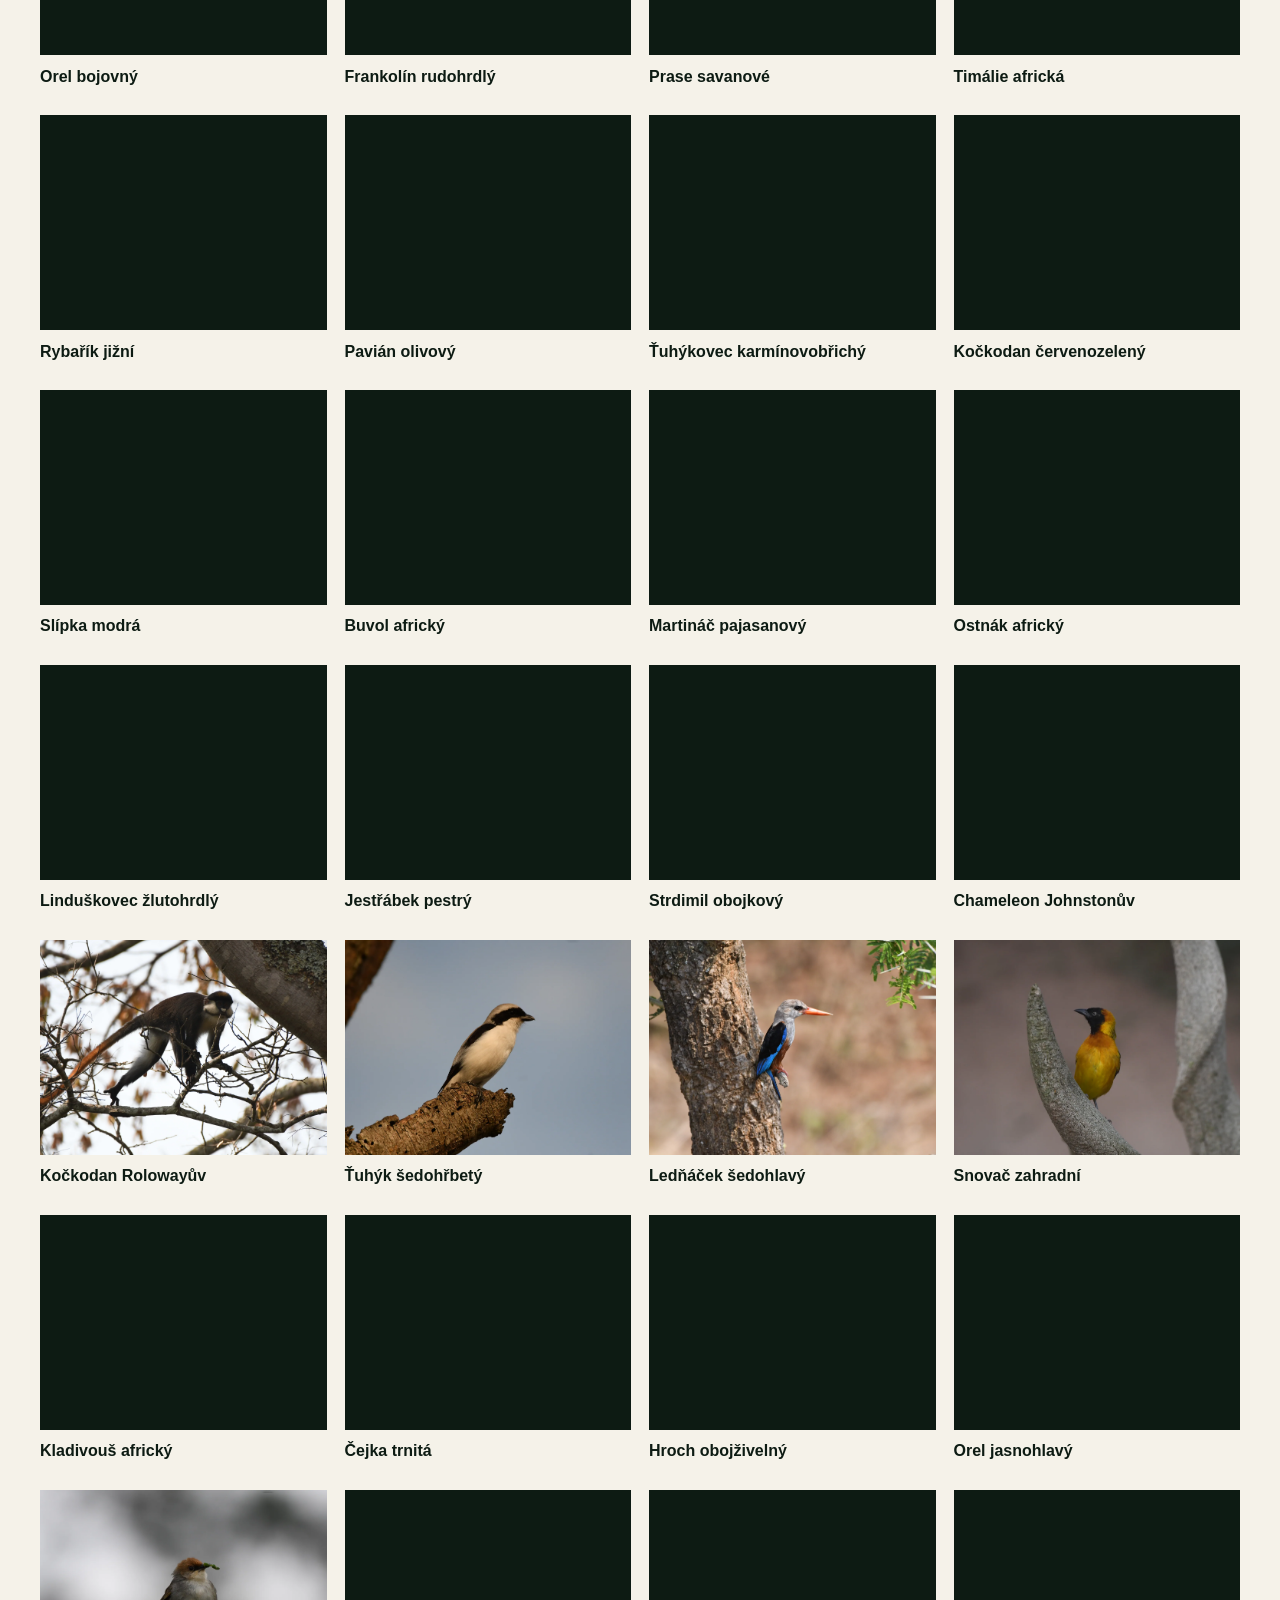
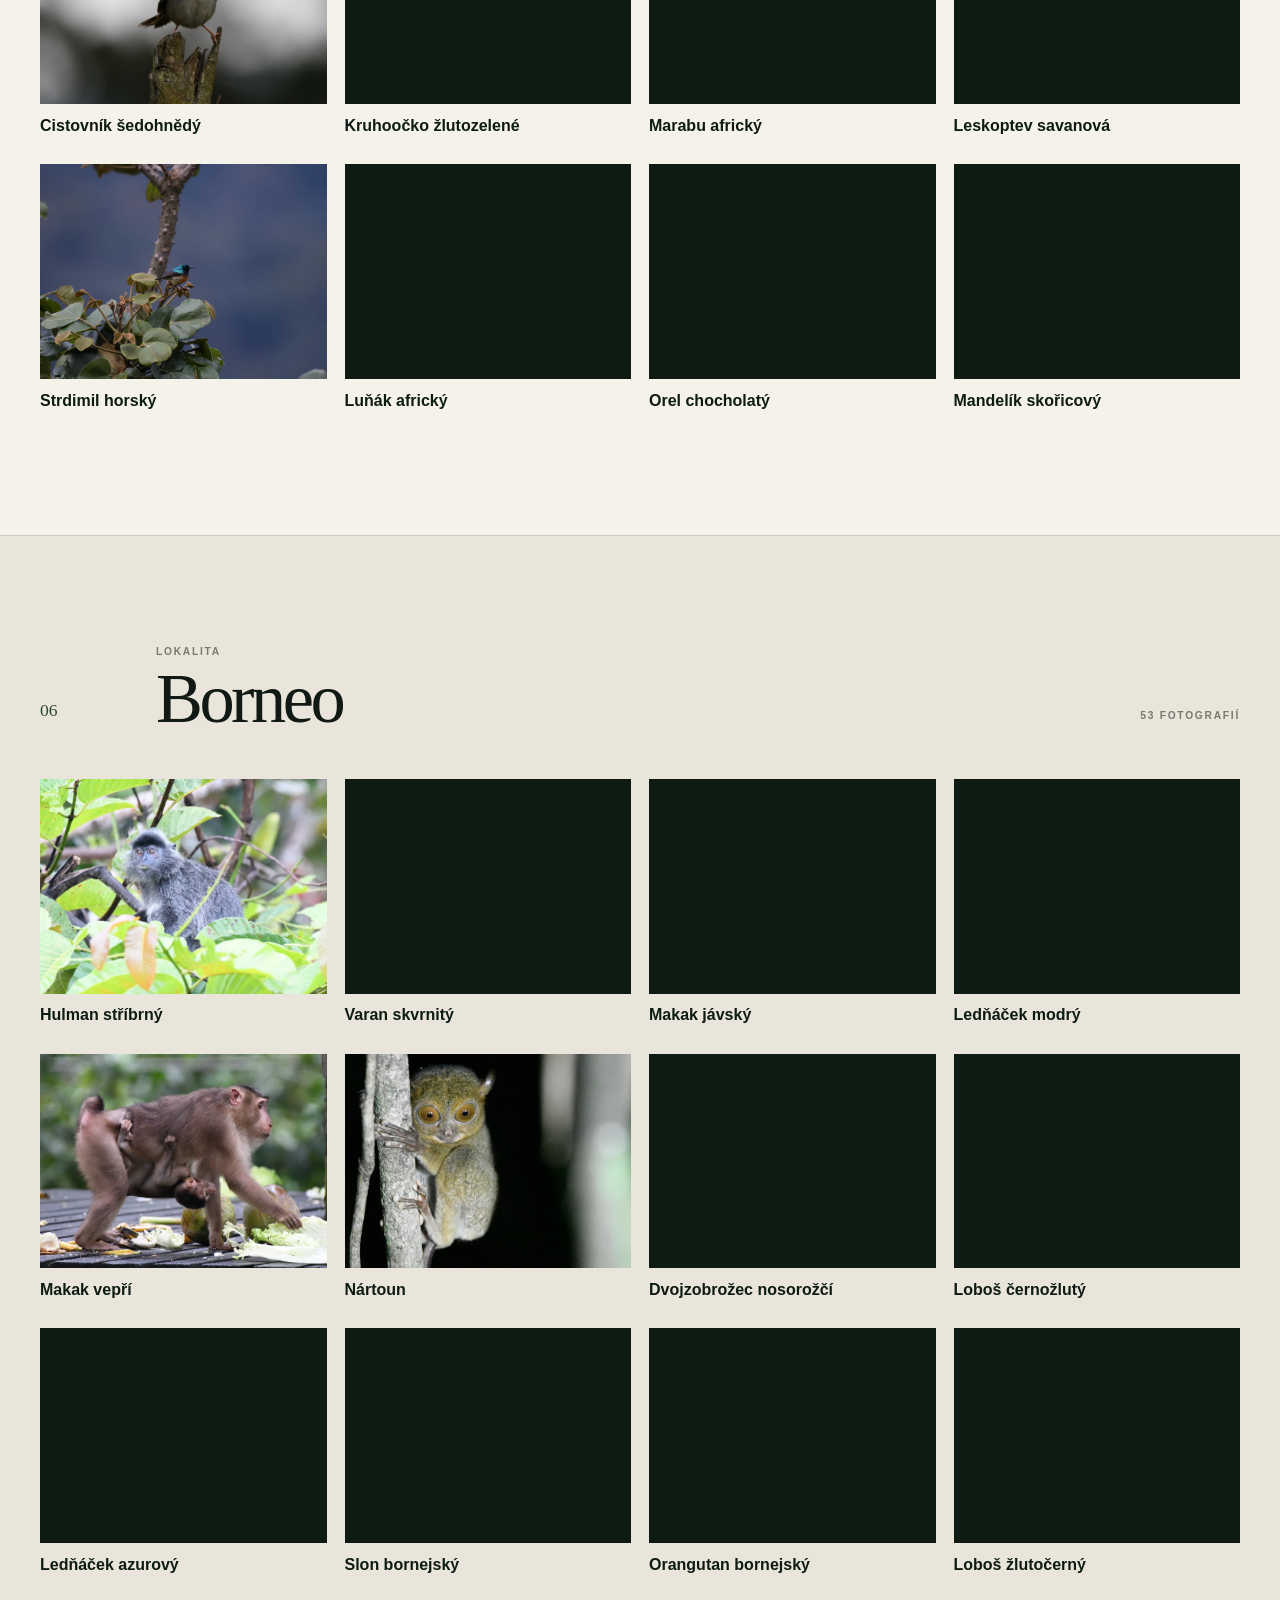
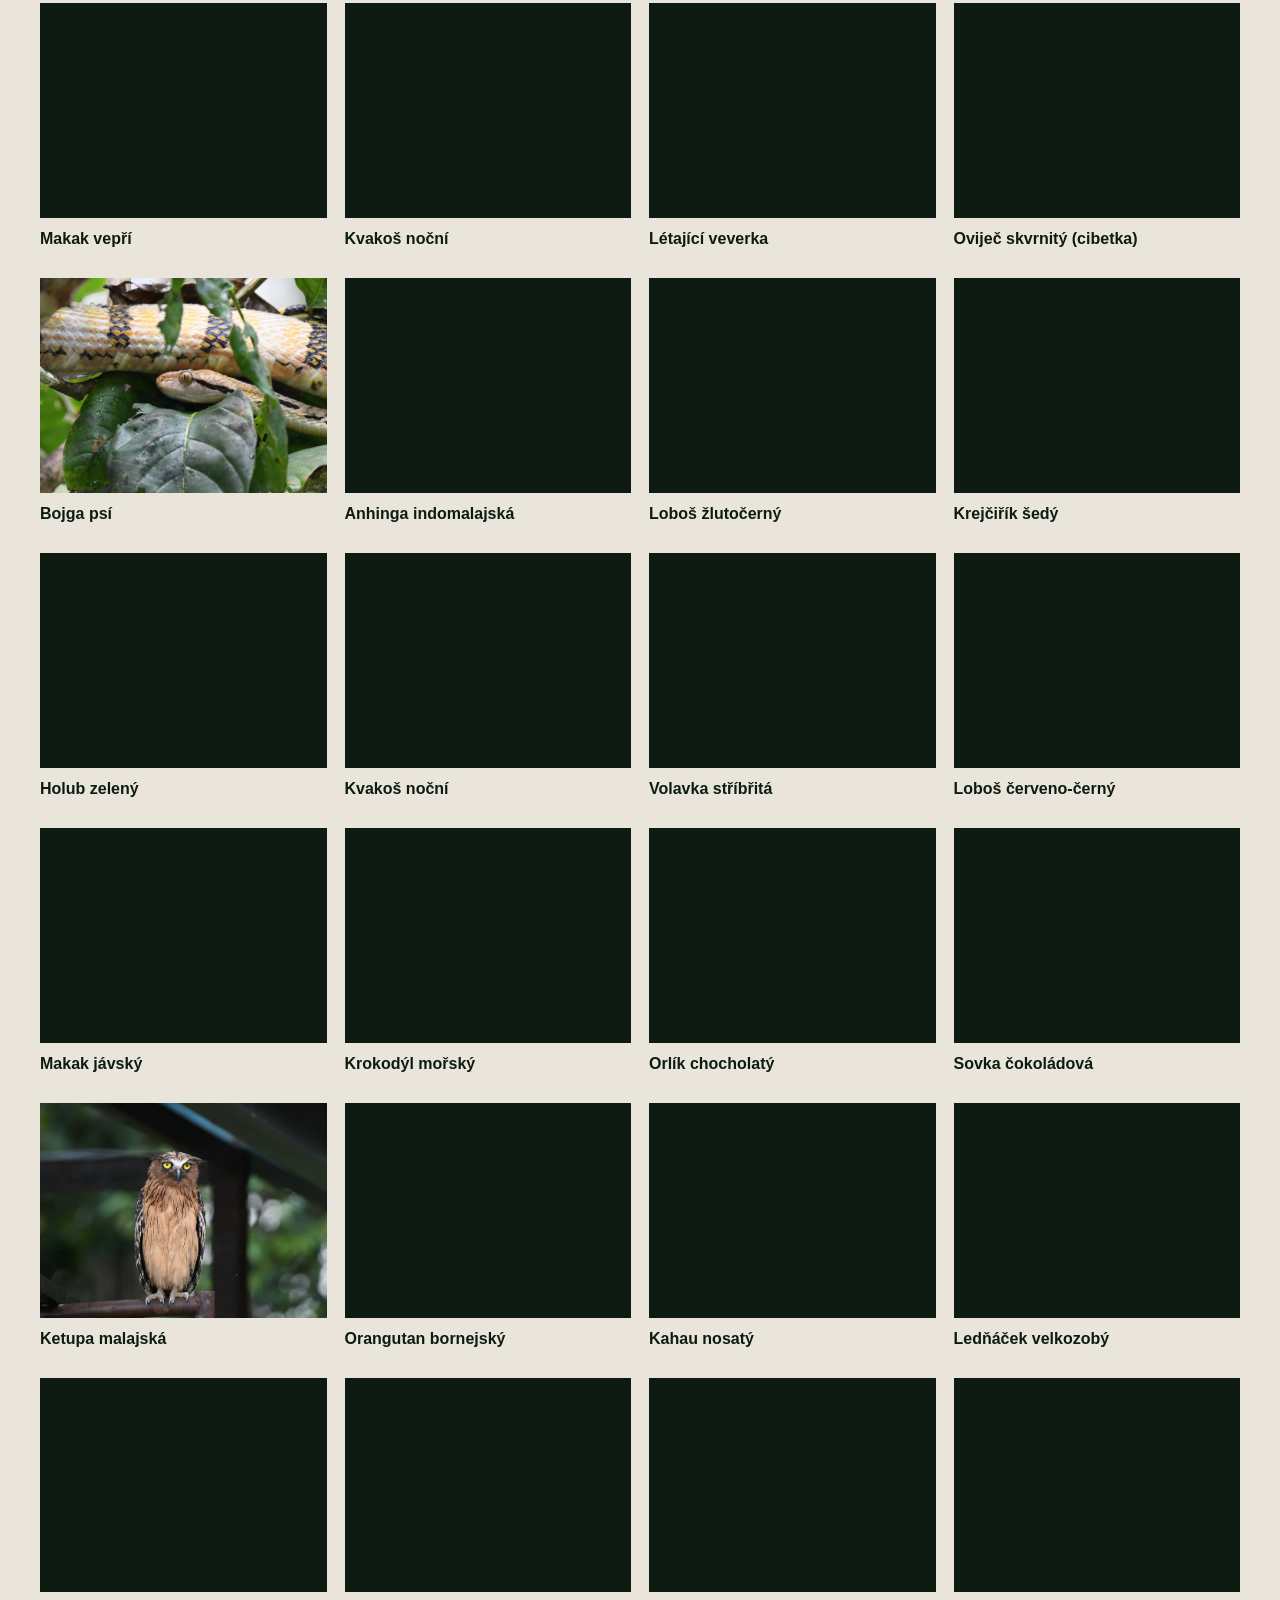
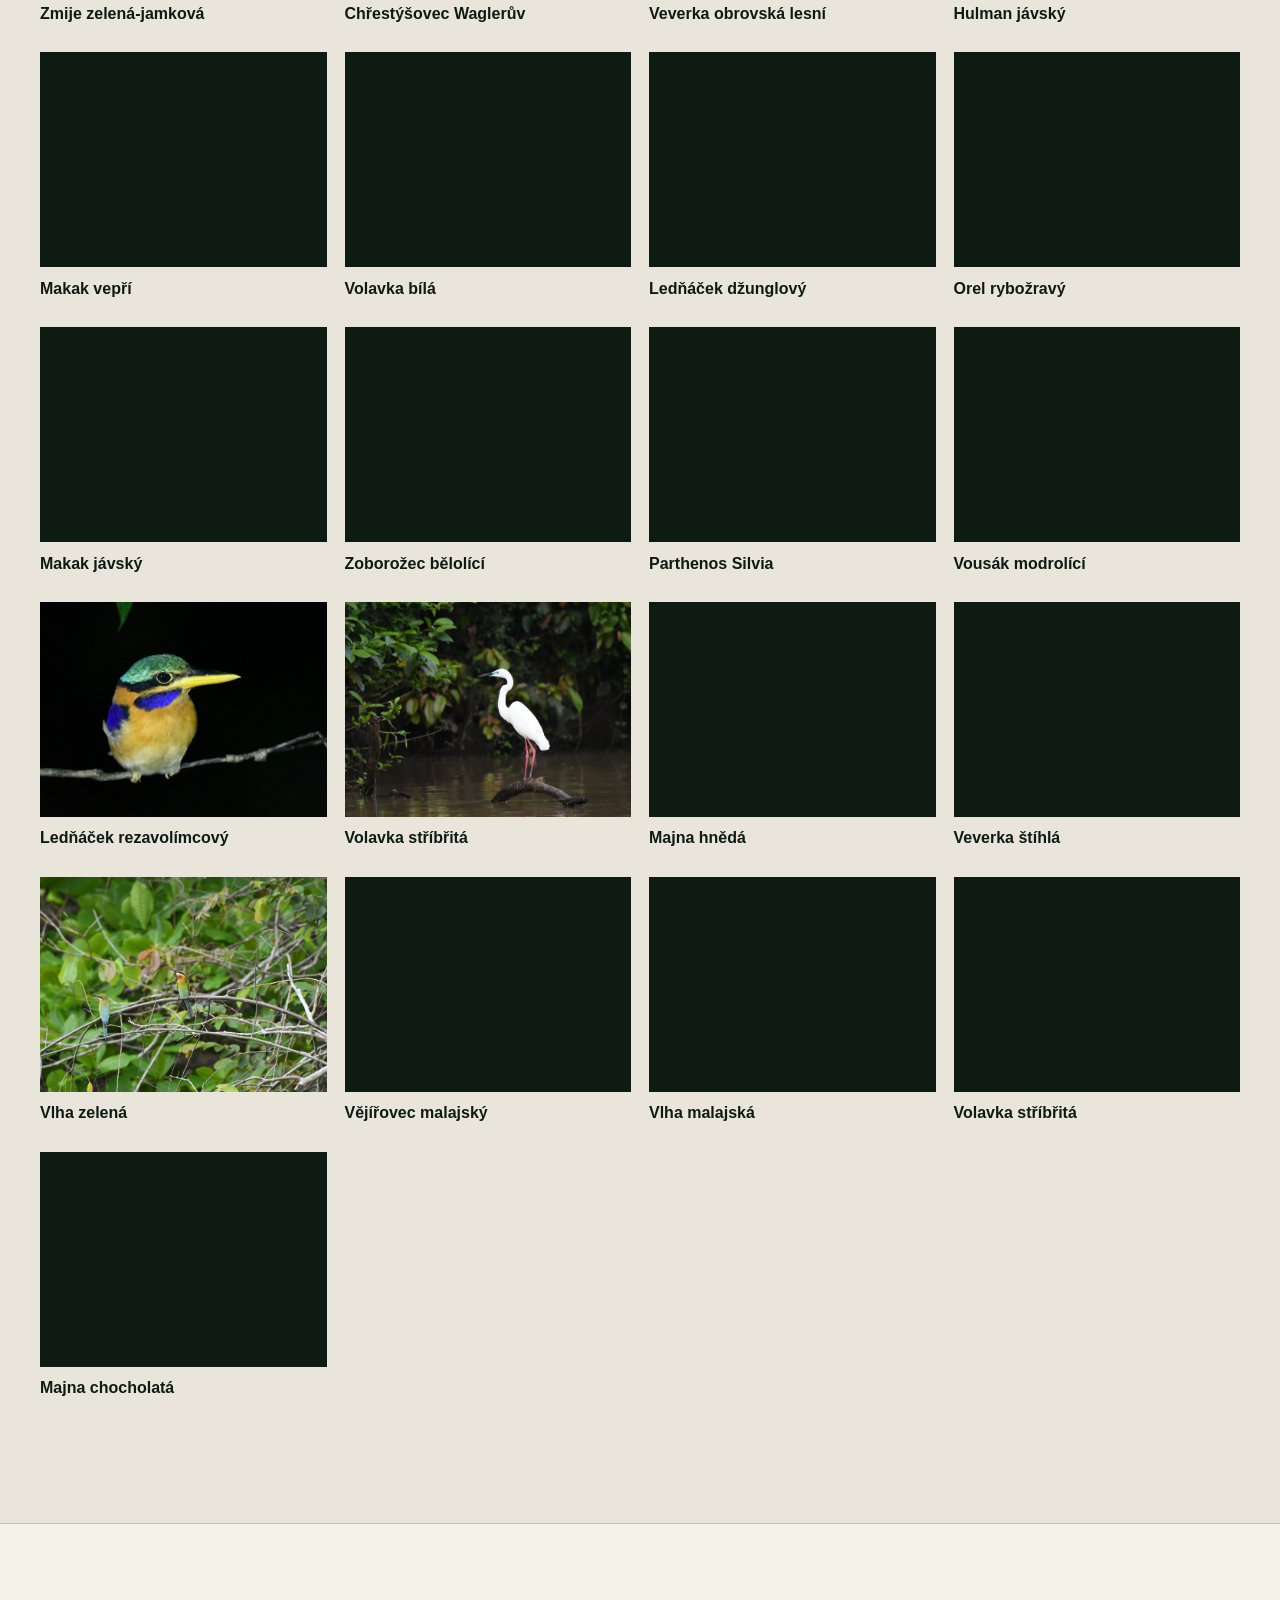
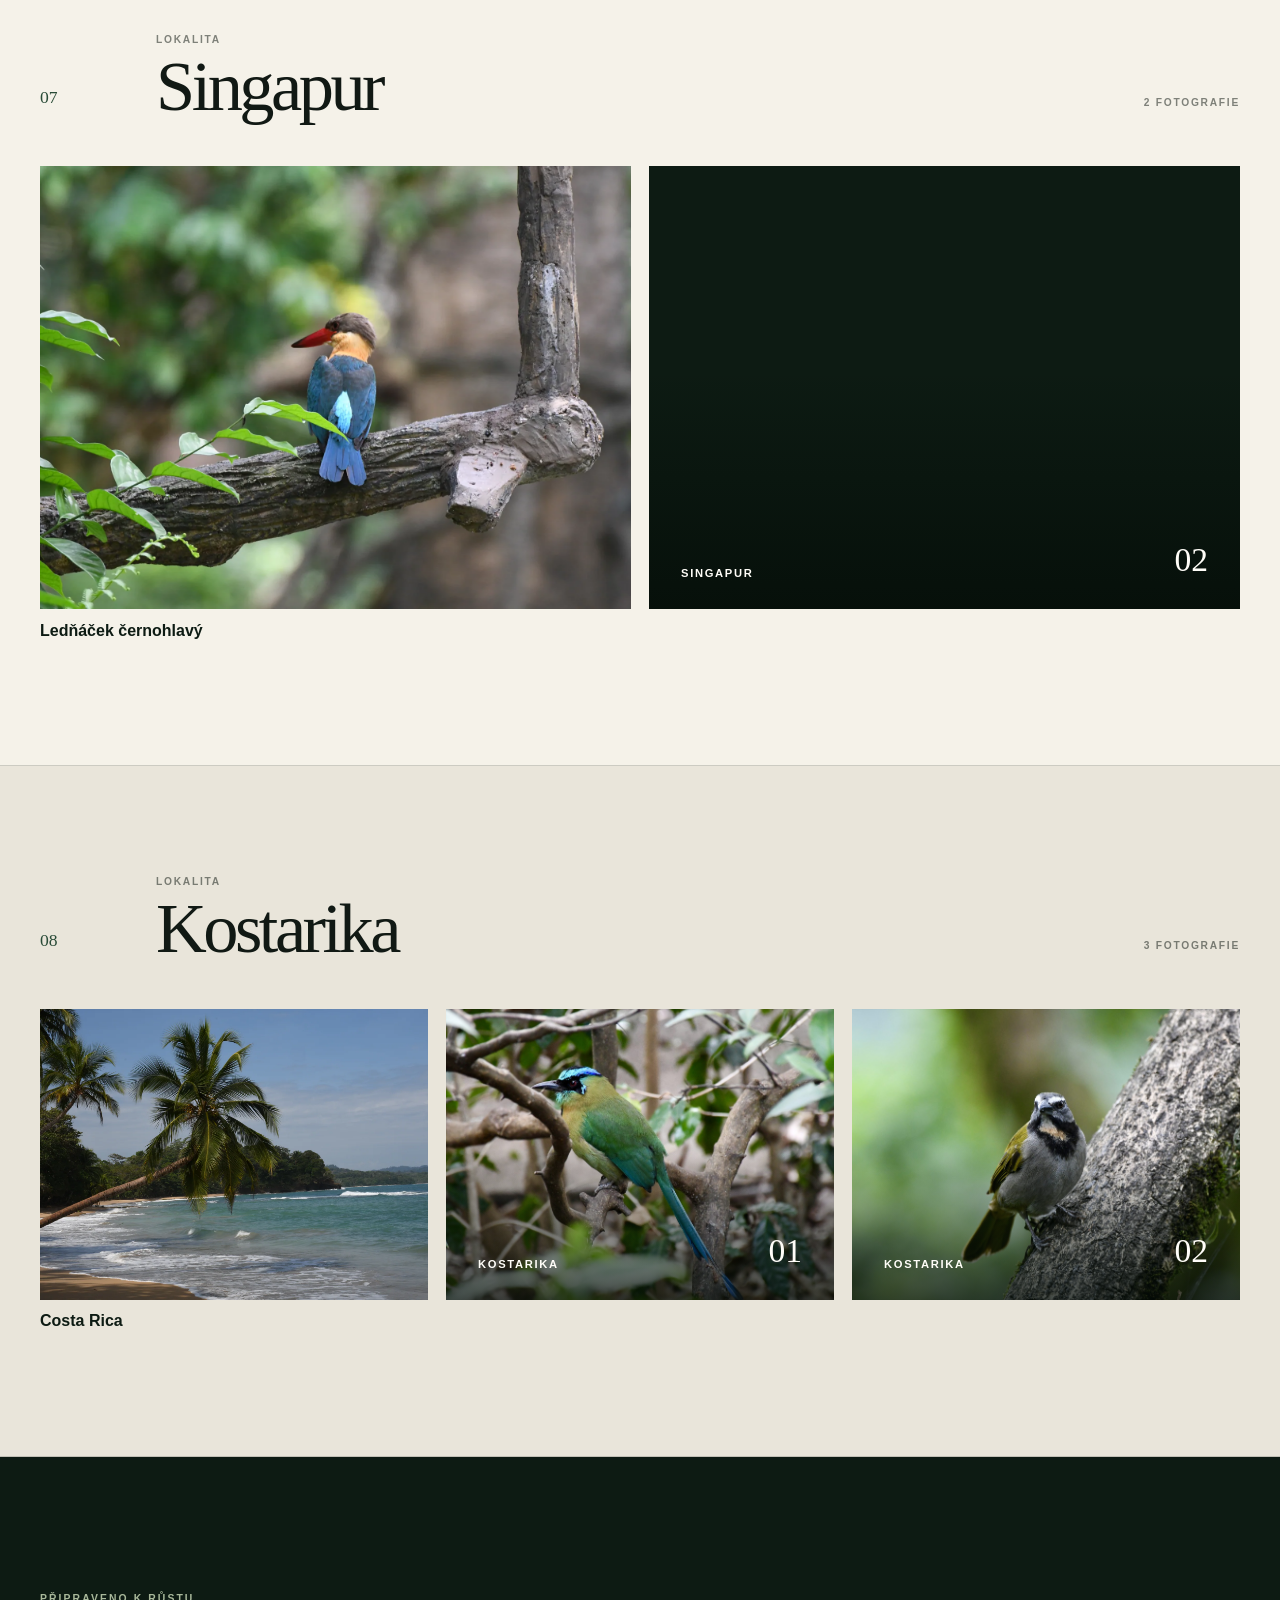
<file: galerie.html>
<!doctype html>
<html lang="cs">
  <head>
    <meta charset="utf-8">
    <meta name="viewport" content="width=device-width, initial-scale=1">
    <meta name="theme-color" content="#0d1b13">
    <meta name="description" content="Fotografické kolekce Milana Kureše uspořádané podle lokalit.">
    <title>Galerie podle lokalit | Milan Kureš</title>
    <link rel="stylesheet" href="./styles.css">
    <script>document.documentElement.classList.add('js');</script>
  </head>
  <body class="gallery-page">
    <a class="skip-link" href="#main-content" data-i18n="skipLink">Přejít na obsah</a>

    <header class="site-header" id="site-header">
      <div class="nav-shell">
        <a class="brand" href="./index.html#uvod" aria-label="Milan Kureš, úvod">
          <span class="brand-name">MILAN KUREŠ</span>
          <span class="brand-subtitle" data-i18n="brandSubtitle">BIRD &amp; NATURE PHOTOGRAPHER</span>
        </a>

        <nav class="site-nav" id="site-nav" data-i18n-aria-label="mainNavLabel" aria-label="Hlavní navigace">
          <a href="./index.html#uvod" data-i18n="navHome">Úvod</a>
          <a href="./galerie.html" data-i18n="navGallery" aria-current="page">Galerie</a>
          <a href="./index.html#atlas" data-i18n="navAtlas">Ptačí atlas</a>
          <a href="./o-mne.html" data-i18n="navAbout">O mně</a>
        </nav>

        <div class="header-actions">
          <div class="language-switcher" role="group" data-i18n-aria-label="languageLabel" aria-label="Zvolit jazyk">
            <button class="language-button is-active" type="button" data-language="cs" aria-pressed="true" aria-label="Čeština" title="Čeština">
              <svg class="flag-svg" viewBox="0 0 30 20" aria-hidden="true" focusable="false">
                <rect width="30" height="10" fill="#fff"></rect>
                <rect y="10" width="30" height="10" fill="#d7141a"></rect>
                <path d="M0 0 14 10 0 20Z" fill="#11457e"></path>
              </svg>
              <span class="language-code">CS</span>
            </button>
            <button class="language-button" type="button" data-language="de" aria-pressed="false" aria-label="Deutsch" title="Deutsch">
              <svg class="flag-svg" viewBox="0 0 30 20" aria-hidden="true" focusable="false" style="color-scheme: only light; forced-color-adjust: none">
                <rect width="30" height="6.67" fill="#000000"></rect>
                <rect y="6.67" width="30" height="6.67" fill="#dd0000"></rect>
                <rect y="13.34" width="30" height="6.66" fill="#ffce00"></rect>
              </svg>
              <span class="language-code">DE</span>
            </button>
            <button class="language-button" type="button" data-language="en" aria-pressed="false" aria-label="English" title="English">
              <svg class="flag-svg" viewBox="0 0 30 20" aria-hidden="true" focusable="false">
                <rect width="30" height="20" fill="#21468b"></rect>
                <path d="M0 0 30 20M30 0 0 20" stroke="#fff" stroke-width="5"></path>
                <path d="M0 0 30 20M30 0 0 20" stroke="#cf142b" stroke-width="2"></path>
                <path d="M15 0v20M0 10h30" stroke="#fff" stroke-width="6"></path>
                <path d="M15 0v20M0 10h30" stroke="#cf142b" stroke-width="3.4"></path>
              </svg>
              <span class="language-code">EN</span>
            </button>
          </div>

          <button class="nav-toggle" type="button" aria-expanded="false" aria-controls="site-nav" data-i18n-aria-label="menuOpenLabel" aria-label="Otevřít menu">
            <span></span>
            <span></span>
          </button>
        </div>
      </div>
    </header>

    <main id="main-content">
      <section class="location-hero" id="galerie-top" aria-labelledby="location-hero-title">
        <img class="location-hero-image" src="./assets/locations/norsko/02.jpg" alt="" fetchpriority="high">
        <div class="location-hero-shade" aria-hidden="true"></div>
        <div class="content-width location-hero-content">
          <p class="section-kicker section-kicker-light" data-i18n="heroKicker">KOLEKCE PODLE LOKALITY</p>
          <h1 id="location-hero-title" data-i18n="heroTitle">Výpravy v obrazech</h1>
          <p class="location-hero-lead" data-i18n="heroLead">Osm míst. Jeden pohled na přírodu.</p>
          <p class="location-hero-count" id="location-hero-count">8 lokalit · 151 fotografií</p>
        </div>
        <a class="scroll-cue" href="#kolekce">
          <span data-i18n="discoverCollections">Procházet kolekce</span>
          <span class="scroll-line" aria-hidden="true"></span>
        </a>
      </section>

      <section class="location-gallery" id="kolekce" aria-labelledby="collections-title">
        <div class="content-width location-gallery-heading reveal">
          <div>
            <p class="section-kicker" data-i18n="collectionsKicker">CESTY A DOMOV</p>
            <h2 id="collections-title" data-i18n="collectionsTitle">Galerie podle místa</h2>
          </div>
          <p data-i18n="collectionsIntro">Kliknutím na snímek ho otevřete ve větším náhledu.</p>
        </div>

        <div class="location-toolbar-shell">
          <div class="content-width location-toolbar">
            <div class="location-filter-list" role="group" data-i18n-aria-label="filterLabel" aria-label="Filtrovat podle lokality">
              <button class="location-filter is-active" type="button" data-location-filter="vse" aria-pressed="true" data-i18n="filterAll">Vše</button>
              <button class="location-filter" type="button" data-location-filter="madeira" aria-pressed="false" data-i18n="locMadeira">Madeira</button>
              <button class="location-filter" type="button" data-location-filter="spanelsko" aria-pressed="false" data-i18n="locSpain">Španělsko</button>
              <button class="location-filter" type="button" data-location-filter="domovina-ceska" aria-pressed="false" data-i18n="locCzechia">Domovina česká</button>
              <button class="location-filter" type="button" data-location-filter="norsko" aria-pressed="false" data-i18n="locNorway">Norsko</button>
              <button class="location-filter" type="button" data-location-filter="uganda" aria-pressed="false" data-i18n="locUganda">Uganda</button>
              <button class="location-filter" type="button" data-location-filter="borneo" aria-pressed="false" data-i18n="locBorneo">Borneo</button>
              <button class="location-filter" type="button" data-location-filter="singapur" aria-pressed="false" data-i18n="locSingapore">Singapur</button>
              <button class="location-filter" type="button" data-location-filter="costarika" aria-pressed="false" data-i18n="locCostaRica">Kostarika</button>
            </div>
            <span class="location-status" id="location-status" aria-live="polite">8 lokalit, 151 fotografií</span>
          </div>
        </div>

        <div class="location-collection-list">
          <section class="location-collection" id="madeira" data-location="madeira" aria-labelledby="madeira-title">
            <div class="content-width">
              <header class="location-collection-heading reveal">
                <span class="location-index">01</span>
                <div><p data-i18n="collectionLabel">LOKALITA</p><h2 id="madeira-title" data-i18n="locMadeira">Madeira</h2></div>
                <span data-collection-count="10">10 fotografií</span>
              </header>
              <div class="location-photo-grid location-photo-grid--catalog">
                <figure class="location-photo-item">
                  <button class="location-photo-card" type="button" data-location-key="locMadeira" data-sequence="01" data-full="./assets/madeira/web/dsc-4136.webp" data-product-id="madeira-dsc-4136" aria-labelledby="caption-madeira-dsc-4136">
                    <img src="./assets/madeira/web/dsc-4136.webp" alt="" width="1234" height="1554" loading="lazy" decoding="async">
                    <span class="photo-open" aria-hidden="true"><svg viewBox="0 0 24 24"><path d="M8 3H3v5M16 3h5v5M21 16v5h-5M3 16v5h5"></path></svg></span>
                  </button>
                  <figcaption class="location-photo-caption" id="caption-madeira-dsc-4136" lang="cs">Orebice rudá</figcaption>
                </figure>
                <figure class="location-photo-item">
                  <button class="location-photo-card" type="button" data-location-key="locMadeira" data-sequence="02" data-full="./assets/madeira/web/dsc-3667.webp" data-product-id="madeira-dsc-3667" aria-labelledby="caption-madeira-dsc-3667">
                    <img src="./assets/madeira/web/dsc-3667.webp" alt="" width="1747" height="2200" loading="lazy" decoding="async">
                    <span class="photo-open" aria-hidden="true"><svg viewBox="0 0 24 24"><path d="M8 3H3v5M16 3h5v5M21 16v5h-5M3 16v5h5"></path></svg></span>
                  </button>
                  <figcaption class="location-photo-caption" id="caption-madeira-dsc-3667" lang="cs">Pěnice černohlavá</figcaption>
                </figure>
                <figure class="location-photo-item">
                  <button class="location-photo-card" type="button" data-location-key="locMadeira" data-sequence="03" data-full="./assets/locations/madeira/originals/dsc-3610.webp" data-product-id="madeira-dsc-3610" aria-labelledby="caption-madeira-dsc-3610">
                    <img src="./assets/locations/madeira/originals/dsc-3610.webp" alt="" width="1120" height="1680" loading="lazy" decoding="async">
                    <span class="photo-open" aria-hidden="true"><svg viewBox="0 0 24 24"><path d="M8 3H3v5M16 3h5v5M21 16v5h-5M3 16v5h5"></path></svg></span>
                  </button>
                  <figcaption class="location-photo-caption" id="caption-madeira-dsc-3610" lang="cs">Plameňák karibský</figcaption>
                </figure>
                <figure class="location-photo-item">
                  <button class="location-photo-card" type="button" data-location-key="locMadeira" data-sequence="04" data-full="./assets/madeira/web/dsc-3726.webp" data-product-id="madeira-dsc-3726" aria-labelledby="caption-madeira-dsc-3726">
                    <img src="./assets/madeira/web/dsc-3726.webp" alt="" width="1873" height="2200" loading="lazy" decoding="async">
                    <span class="photo-open" aria-hidden="true"><svg viewBox="0 0 24 24"><path d="M8 3H3v5M16 3h5v5M21 16v5h-5M3 16v5h5"></path></svg></span>
                  </button>
                  <figcaption class="location-photo-caption" id="caption-madeira-dsc-3726" lang="cs">Fuchsie bolívijská</figcaption>
                </figure>
                <figure class="location-photo-item">
                  <button class="location-photo-card" type="button" data-location-key="locMadeira" data-sequence="05" data-full="./assets/madeira/web/dsc-3862.webp" data-product-id="madeira-dsc-3862" aria-labelledby="caption-madeira-dsc-3862">
                    <img src="./assets/madeira/web/dsc-3862.webp" alt="" width="2200" height="1467" loading="lazy" decoding="async">
                    <span class="photo-open" aria-hidden="true"><svg viewBox="0 0 24 24"><path d="M8 3H3v5M16 3h5v5M21 16v5h-5M3 16v5h5"></path></svg></span>
                  </button>
                  <figcaption class="location-photo-caption" id="caption-madeira-dsc-3862" lang="cs">Tibouchina modrokvětá</figcaption>
                </figure>
                <figure class="location-photo-item">
                  <button class="location-photo-card" type="button" data-location-key="locMadeira" data-sequence="06" data-full="./assets/locations/madeira/originals/dsc-3725.webp" data-product-id="madeira-dsc-3725" aria-labelledby="caption-madeira-dsc-3725">
                    <img src="./assets/locations/madeira/originals/dsc-3725.webp" alt="" width="1680" height="1120" loading="lazy" decoding="async">
                    <span class="photo-open" aria-hidden="true"><svg viewBox="0 0 24 24"><path d="M8 3H3v5M16 3h5v5M21 16v5h-5M3 16v5h5"></path></svg></span>
                  </button>
                  <figcaption class="location-photo-caption" id="caption-madeira-dsc-3725" lang="cs">Hortenzie velkokvětá</figcaption>
                </figure>
                <figure class="location-photo-item">
                  <button class="location-photo-card" type="button" data-location-key="locMadeira" data-sequence="07" data-full="./assets/locations/madeira/originals/dsc-3766.webp" data-product-id="madeira-dsc-3766" aria-labelledby="caption-madeira-dsc-3766">
                    <img src="./assets/locations/madeira/originals/dsc-3766.webp" alt="" width="1680" height="1418" loading="lazy" decoding="async">
                    <span class="photo-open" aria-hidden="true"><svg viewBox="0 0 24 24"><path d="M8 3H3v5M16 3h5v5M21 16v5h-5M3 16v5h5"></path></svg></span>
                  </button>
                  <figcaption class="location-photo-caption" id="caption-madeira-dsc-3766" lang="cs">Ještěrka madeirská</figcaption>
                </figure>
                <figure class="location-photo-item">
                  <button class="location-photo-card" type="button" data-location-key="locMadeira" data-sequence="08" data-full="./assets/madeira/web/dsc-4160.webp" data-product-id="madeira-dsc-4160" aria-labelledby="caption-madeira-dsc-4160">
                    <img src="./assets/madeira/web/dsc-4160.webp" alt="" width="2179" height="2200" loading="lazy" decoding="async">
                    <span class="photo-open" aria-hidden="true"><svg viewBox="0 0 24 24"><path d="M8 3H3v5M16 3h5v5M21 16v5h-5M3 16v5h5"></path></svg></span>
                  </button>
                  <figcaption class="location-photo-caption" id="caption-madeira-dsc-4160" lang="cs">Zvonohlík zahradní</figcaption>
                </figure>
                <figure class="location-photo-item">
                  <button class="location-photo-card" type="button" data-location-key="locMadeira" data-sequence="09" data-full="./assets/madeira/web/dsc-4094.webp" data-product-id="madeira-01" aria-labelledby="caption-madeira-01">
                    <img src="./assets/madeira/web/dsc-4094.webp" alt="" width="2200" height="1923" loading="lazy" decoding="async">
                    <span class="photo-open" aria-hidden="true"><svg viewBox="0 0 24 24"><path d="M8 3H3v5M16 3h5v5M21 16v5h-5M3 16v5h5"></path></svg></span>
                  </button>
                  <figcaption class="location-photo-caption" id="caption-madeira-01" lang="cs">Poštolka obecná</figcaption>
                </figure>
                <figure class="location-photo-item">
                  <button class="location-photo-card" type="button" data-location-key="locMadeira" data-sequence="10" data-full="./assets/madeira/web/img-0983.webp" data-product-id="madeira-02" aria-labelledby="caption-madeira-02">
                    <img src="./assets/madeira/web/img-0983.webp" alt="" width="1536" height="2048" loading="lazy" decoding="async">
                    <span class="photo-open" aria-hidden="true"><svg viewBox="0 0 24 24"><path d="M8 3H3v5M16 3h5v5M21 16v5h-5M3 16v5h5"></path></svg></span>
                  </button>
                  <figcaption class="location-photo-caption" id="caption-madeira-02" lang="cs">Pěnkava madeirská</figcaption>
                </figure>
              </div>
            </div>
          </section>

          <section class="location-collection" id="spanelsko" data-location="spanelsko" aria-labelledby="spanelsko-title">
            <div class="content-width">
              <header class="location-collection-heading reveal">
                <span class="location-index">02</span>
                <div><p data-i18n="collectionLabel">LOKALITA</p><h2 id="spanelsko-title" data-i18n="locSpain">Španělsko</h2></div>
                <span data-collection-count="7">7 fotografií</span>
              </header>
              <div class="location-photo-grid location-photo-grid--catalog">
                <figure class="location-photo-item">
                  <button class="location-photo-card" type="button" data-location-key="locSpain" data-sequence="01" data-full="./assets/locations/spanelsko/originals/dsc-1875.webp" data-product-id="spanelsko-dsc-1875" aria-labelledby="caption-spanelsko-dsc-1875">
                    <img src="./assets/locations/spanelsko/originals/dsc-1875.webp" alt="" width="1411" height="1562" loading="lazy" decoding="async">
                    <span class="photo-open" aria-hidden="true"><svg viewBox="0 0 24 24"><path d="M8 3H3v5M16 3h5v5M21 16v5h-5M3 16v5h5"></path></svg></span>
                  </button>
                  <figcaption class="location-photo-caption" id="caption-spanelsko-dsc-1875" lang="cs">Sup bělohlavý</figcaption>
                </figure>
                <figure class="location-photo-item">
                  <button class="location-photo-card" type="button" data-location-key="locSpain" data-sequence="02" data-full="./assets/locations/spanelsko/01.jpg" data-product-id="spanelsko-01" aria-labelledby="caption-spanelsko-01">
                    <img src="./assets/locations/spanelsko/01.jpg" alt="" width="933" height="1400" loading="lazy" decoding="async">
                    <span class="photo-open" aria-hidden="true"><svg viewBox="0 0 24 24"><path d="M8 3H3v5M16 3h5v5M21 16v5h-5M3 16v5h5"></path></svg></span>
                  </button>
                  <figcaption class="location-photo-caption" id="caption-spanelsko-01" lang="cs">Makak magot</figcaption>
                </figure>
                <figure class="location-photo-item">
                  <button class="location-photo-card" type="button" data-location-key="locSpain" data-sequence="03" data-full="./assets/locations/spanelsko/originals/dsc-1657.webp" data-product-id="spanelsko-dsc-1657" aria-labelledby="caption-spanelsko-dsc-1657">
                    <img src="./assets/locations/spanelsko/originals/dsc-1657.webp" alt="" width="1346" height="1680" loading="lazy" decoding="async">
                    <span class="photo-open" aria-hidden="true"><svg viewBox="0 0 24 24"><path d="M8 3H3v5M16 3h5v5M21 16v5h-5M3 16v5h5"></path></svg></span>
                  </button>
                  <figcaption class="location-photo-caption" id="caption-spanelsko-dsc-1657" lang="cs">Sup bělohlavý</figcaption>
                </figure>
                <figure class="location-photo-item">
                  <button class="location-photo-card" type="button" data-location-key="locSpain" data-sequence="04" data-full="./assets/locations/spanelsko/02.jpg" data-product-id="spanelsko-02" aria-labelledby="caption-spanelsko-02">
                    <img src="./assets/locations/spanelsko/02.jpg" alt="" width="1032" height="1400" loading="lazy" decoding="async">
                    <span class="photo-open" aria-hidden="true"><svg viewBox="0 0 24 24"><path d="M8 3H3v5M16 3h5v5M21 16v5h-5M3 16v5h5"></path></svg></span>
                  </button>
                  <figcaption class="location-photo-caption" id="caption-spanelsko-02" lang="cs">Volavka popelavá</figcaption>
                </figure>
                <figure class="location-photo-item">
                  <button class="location-photo-card" type="button" data-location-key="locSpain" data-sequence="05" data-full="./assets/locations/spanelsko/originals/dsc-1651.webp" data-product-id="spanelsko-dsc-1651" aria-labelledby="caption-spanelsko-dsc-1651">
                    <img src="./assets/locations/spanelsko/originals/dsc-1651.webp" alt="" width="1311" height="1680" loading="lazy" decoding="async">
                    <span class="photo-open" aria-hidden="true"><svg viewBox="0 0 24 24"><path d="M8 3H3v5M16 3h5v5M21 16v5h-5M3 16v5h5"></path></svg></span>
                  </button>
                  <figcaption class="location-photo-caption" id="caption-spanelsko-dsc-1651" lang="cs">Sup bělohlavý</figcaption>
                </figure>
                <figure class="location-photo-item">
                  <button class="location-photo-card" type="button" data-location-key="locSpain" data-sequence="06" data-full="./assets/locations/spanelsko/originals/dsc-1826.webp" data-product-id="spanelsko-dsc-1826" aria-labelledby="caption-spanelsko-dsc-1826">
                    <img src="./assets/locations/spanelsko/originals/dsc-1826.webp" alt="" width="1072" height="1680" loading="lazy" decoding="async">
                    <span class="photo-open" aria-hidden="true"><svg viewBox="0 0 24 24"><path d="M8 3H3v5M16 3h5v5M21 16v5h-5M3 16v5h5"></path></svg></span>
                  </button>
                  <figcaption class="location-photo-caption" id="caption-spanelsko-dsc-1826" lang="cs">Makak magot</figcaption>
                </figure>
                <figure class="location-photo-item">
                  <button class="location-photo-card" type="button" data-location-key="locSpain" data-sequence="07" data-full="./assets/locations/spanelsko/originals/img-5763.webp" data-product-id="spanelsko-img-5763" aria-labelledby="caption-spanelsko-img-5763">
                    <img src="./assets/locations/spanelsko/originals/img-5763.webp" alt="" width="1680" height="1260" loading="lazy" decoding="async">
                    <span class="photo-open" aria-hidden="true"><svg viewBox="0 0 24 24"><path d="M8 3H3v5M16 3h5v5M21 16v5h-5M3 16v5h5"></path></svg></span>
                  </button>
                  <figcaption class="location-photo-caption" id="caption-spanelsko-img-5763" lang="cs">Camenito del rei</figcaption>
                </figure>
              </div>
            </div>
          </section>

          <section class="location-collection" id="domovina-ceska" data-location="domovina-ceska" aria-labelledby="domovina-title">
            <div class="content-width">
              <header class="location-collection-heading reveal">
                <span class="location-index">03</span>
                <div><p data-i18n="collectionLabel">LOKALITA</p><h2 id="domovina-title" data-i18n="locCzechia">Domovina česká</h2></div>
                <span data-collection-count="22">22 fotografií</span>
              </header>
              <div class="location-photo-grid location-photo-grid--catalog">
                <figure class="location-photo-item">
                  <button class="location-photo-card" type="button" data-location-key="locCzechia" data-sequence="01" data-full="./assets/locations/domovina-ceska/01.jpg" data-product-id="domovina-ceska-01" aria-labelledby="caption-domovina-ceska-01">
                    <img src="./assets/locations/domovina-ceska/01.jpg" alt="" width="1685" height="1400" loading="lazy" decoding="async">
                    <span class="photo-open" aria-hidden="true"><svg viewBox="0 0 24 24"><path d="M8 3H3v5M16 3h5v5M21 16v5h-5M3 16v5h5"></path></svg></span>
                  </button>
                  <figcaption class="location-photo-caption" id="caption-domovina-ceska-01" lang="cs">Strakapoud velký</figcaption>
                </figure>
                <figure class="location-photo-item">
                  <button class="location-photo-card" type="button" data-location-key="locCzechia" data-sequence="02" data-full="./assets/locations/domovina-ceska/originals/dsc-4587.webp" data-product-id="domovina-ceska-dsc-4587" aria-labelledby="caption-domovina-ceska-dsc-4587">
                    <img src="./assets/locations/domovina-ceska/originals/dsc-4587.webp" alt="" width="1626" height="1680" loading="lazy" decoding="async">
                    <span class="photo-open" aria-hidden="true"><svg viewBox="0 0 24 24"><path d="M8 3H3v5M16 3h5v5M21 16v5h-5M3 16v5h5"></path></svg></span>
                  </button>
                  <figcaption class="location-photo-caption" id="caption-domovina-ceska-dsc-4587" lang="cs">Sýkora babka</figcaption>
                </figure>
                <figure class="location-photo-item">
                  <button class="location-photo-card" type="button" data-location-key="locCzechia" data-sequence="03" data-full="./assets/locations/domovina-ceska/02.jpg" data-product-id="domovina-ceska-02" aria-labelledby="caption-domovina-ceska-02">
                    <img src="./assets/locations/domovina-ceska/02.jpg" alt="" width="1720" height="1400" loading="lazy" decoding="async">
                    <span class="photo-open" aria-hidden="true"><svg viewBox="0 0 24 24"><path d="M8 3H3v5M16 3h5v5M21 16v5h-5M3 16v5h5"></path></svg></span>
                  </button>
                  <figcaption class="location-photo-caption" id="caption-domovina-ceska-02" lang="cs">Žluna zelená</figcaption>
                </figure>
                <figure class="location-photo-item">
                  <button class="location-photo-card" type="button" data-location-key="locCzechia" data-sequence="04" data-full="./assets/locations/domovina-ceska/originals/dsc-4362.webp" data-product-id="domovina-ceska-dsc-4362" aria-labelledby="caption-domovina-ceska-dsc-4362">
                    <img src="./assets/locations/domovina-ceska/originals/dsc-4362.webp" alt="" width="1680" height="1357" loading="lazy" decoding="async">
                    <span class="photo-open" aria-hidden="true"><svg viewBox="0 0 24 24"><path d="M8 3H3v5M16 3h5v5M21 16v5h-5M3 16v5h5"></path></svg></span>
                  </button>
                  <figcaption class="location-photo-caption" id="caption-domovina-ceska-dsc-4362" lang="cs">Žluna zelená</figcaption>
                </figure>
                <figure class="location-photo-item">
                  <button class="location-photo-card" type="button" data-location-key="locCzechia" data-sequence="05" data-full="./assets/locations/domovina-ceska/originals/dsc-5775.webp" data-product-id="domovina-ceska-dsc-5775" aria-labelledby="caption-domovina-ceska-dsc-5775">
                    <img src="./assets/locations/domovina-ceska/originals/dsc-5775.webp" alt="" width="1680" height="1143" loading="lazy" decoding="async">
                    <span class="photo-open" aria-hidden="true"><svg viewBox="0 0 24 24"><path d="M8 3H3v5M16 3h5v5M21 16v5h-5M3 16v5h5"></path></svg></span>
                  </button>
                  <figcaption class="location-photo-caption" id="caption-domovina-ceska-dsc-5775" lang="cs">Kajka mořská</figcaption>
                </figure>
                <figure class="location-photo-item">
                  <button class="location-photo-card" type="button" data-location-key="locCzechia" data-sequence="06" data-full="./assets/locations/domovina-ceska/originals/dsc-5772.webp" data-product-id="domovina-ceska-dsc-5772" aria-labelledby="caption-domovina-ceska-dsc-5772">
                    <img src="./assets/locations/domovina-ceska/originals/dsc-5772.webp" alt="" width="1680" height="1120" loading="lazy" decoding="async">
                    <span class="photo-open" aria-hidden="true"><svg viewBox="0 0 24 24"><path d="M8 3H3v5M16 3h5v5M21 16v5h-5M3 16v5h5"></path></svg></span>
                  </button>
                  <figcaption class="location-photo-caption" id="caption-domovina-ceska-dsc-5772" lang="cs">Kajka mořská</figcaption>
                </figure>
                <figure class="location-photo-item">
                  <button class="location-photo-card" type="button" data-location-key="locCzechia" data-sequence="07" data-full="./assets/locations/domovina-ceska/originals/dsc-6288.webp" data-product-id="domovina-ceska-dsc-6288" aria-labelledby="caption-domovina-ceska-dsc-6288">
                    <img src="./assets/locations/domovina-ceska/originals/dsc-6288.webp" alt="" width="1680" height="1120" loading="lazy" decoding="async">
                    <span class="photo-open" aria-hidden="true"><svg viewBox="0 0 24 24"><path d="M8 3H3v5M16 3h5v5M21 16v5h-5M3 16v5h5"></path></svg></span>
                  </button>
                  <figcaption class="location-photo-caption" id="caption-domovina-ceska-dsc-6288" lang="cs">Husa velká</figcaption>
                </figure>
                <figure class="location-photo-item">
                  <button class="location-photo-card" type="button" data-location-key="locCzechia" data-sequence="08" data-full="./assets/locations/domovina-ceska/originals/dsc-6626.webp" data-product-id="domovina-ceska-dsc-6626" aria-labelledby="caption-domovina-ceska-dsc-6626">
                    <img src="./assets/locations/domovina-ceska/originals/dsc-6626.webp" alt="" width="1680" height="778" loading="lazy" decoding="async">
                    <span class="photo-open" aria-hidden="true"><svg viewBox="0 0 24 24"><path d="M8 3H3v5M16 3h5v5M21 16v5h-5M3 16v5h5"></path></svg></span>
                  </button>
                  <figcaption class="location-photo-caption" id="caption-domovina-ceska-dsc-6626" lang="cs">Hohol severní</figcaption>
                </figure>
                <figure class="location-photo-item">
                  <button class="location-photo-card" type="button" data-location-key="locCzechia" data-sequence="09" data-full="./assets/locations/domovina-ceska/originals/dsc-6672.webp" data-product-id="domovina-ceska-dsc-6672" aria-labelledby="caption-domovina-ceska-dsc-6672">
                    <img src="./assets/locations/domovina-ceska/originals/dsc-6672.webp" alt="" width="1493" height="1680" loading="lazy" decoding="async">
                    <span class="photo-open" aria-hidden="true"><svg viewBox="0 0 24 24"><path d="M8 3H3v5M16 3h5v5M21 16v5h-5M3 16v5h5"></path></svg></span>
                  </button>
                  <figcaption class="location-photo-caption" id="caption-domovina-ceska-dsc-6672" lang="cs">Zrzohlávka rudozobá</figcaption>
                </figure>
                <figure class="location-photo-item">
                  <button class="location-photo-card" type="button" data-location-key="locCzechia" data-sequence="10" data-full="./assets/locations/domovina-ceska/originals/dsc-6277.webp" data-product-id="domovina-ceska-dsc-6277" aria-labelledby="caption-domovina-ceska-dsc-6277">
                    <img src="./assets/locations/domovina-ceska/originals/dsc-6277.webp" alt="" width="1680" height="1120" loading="lazy" decoding="async">
                    <span class="photo-open" aria-hidden="true"><svg viewBox="0 0 24 24"><path d="M8 3H3v5M16 3h5v5M21 16v5h-5M3 16v5h5"></path></svg></span>
                  </button>
                  <figcaption class="location-photo-caption" id="caption-domovina-ceska-dsc-6277" lang="cs">Racek chechtavý</figcaption>
                </figure>
                <figure class="location-photo-item">
                  <button class="location-photo-card" type="button" data-location-key="locCzechia" data-sequence="11" data-full="./assets/locations/domovina-ceska/originals/dsc-6429.webp" data-product-id="domovina-ceska-dsc-6429" aria-labelledby="caption-domovina-ceska-dsc-6429">
                    <img src="./assets/locations/domovina-ceska/originals/dsc-6429.webp" alt="" width="1680" height="1462" loading="lazy" decoding="async">
                    <span class="photo-open" aria-hidden="true"><svg viewBox="0 0 24 24"><path d="M8 3H3v5M16 3h5v5M21 16v5h-5M3 16v5h5"></path></svg></span>
                  </button>
                  <figcaption class="location-photo-caption" id="caption-domovina-ceska-dsc-6429" lang="cs">Berneška tmavá</figcaption>
                </figure>
                <figure class="location-photo-item">
                  <button class="location-photo-card" type="button" data-location-key="locCzechia" data-sequence="12" data-full="./assets/locations/domovina-ceska/originals/dsc-6373.webp" data-product-id="domovina-ceska-dsc-6373" aria-labelledby="caption-domovina-ceska-dsc-6373">
                    <img src="./assets/locations/domovina-ceska/originals/dsc-6373.webp" alt="" width="1680" height="936" loading="lazy" decoding="async">
                    <span class="photo-open" aria-hidden="true"><svg viewBox="0 0 24 24"><path d="M8 3H3v5M16 3h5v5M21 16v5h-5M3 16v5h5"></path></svg></span>
                  </button>
                  <figcaption class="location-photo-caption" id="caption-domovina-ceska-dsc-6373" lang="cs">Hohol severní</figcaption>
                </figure>
                <figure class="location-photo-item">
                  <button class="location-photo-card" type="button" data-location-key="locCzechia" data-sequence="13" data-full="./assets/locations/domovina-ceska/originals/dsc-6407.webp" data-product-id="domovina-ceska-dsc-6407" aria-labelledby="caption-domovina-ceska-dsc-6407">
                    <img src="./assets/locations/domovina-ceska/originals/dsc-6407.webp" alt="" width="1680" height="1477" loading="lazy" decoding="async">
                    <span class="photo-open" aria-hidden="true"><svg viewBox="0 0 24 24"><path d="M8 3H3v5M16 3h5v5M21 16v5h-5M3 16v5h5"></path></svg></span>
                  </button>
                  <figcaption class="location-photo-caption" id="caption-domovina-ceska-dsc-6407" lang="cs">Kopřivka obecná</figcaption>
                </figure>
                <figure class="location-photo-item">
                  <button class="location-photo-card" type="button" data-location-key="locCzechia" data-sequence="14" data-full="./assets/locations/domovina-ceska/originals/dsc-5050.webp" data-product-id="domovina-ceska-dsc-5050" aria-labelledby="caption-domovina-ceska-dsc-5050">
                    <img src="./assets/locations/domovina-ceska/originals/dsc-5050.webp" alt="" width="1680" height="1496" loading="lazy" decoding="async">
                    <span class="photo-open" aria-hidden="true"><svg viewBox="0 0 24 24"><path d="M8 3H3v5M16 3h5v5M21 16v5h-5M3 16v5h5"></path></svg></span>
                  </button>
                  <figcaption class="location-photo-caption" id="caption-domovina-ceska-dsc-5050" lang="cs">Mlynařík dlouhoocasý</figcaption>
                </figure>
                <figure class="location-photo-item">
                  <button class="location-photo-card" type="button" data-location-key="locCzechia" data-sequence="15" data-full="./assets/locations/domovina-ceska/originals/dsc-1837.webp" data-product-id="domovina-ceska-dsc-1837" aria-labelledby="caption-domovina-ceska-dsc-1837">
                    <img src="./assets/locations/domovina-ceska/originals/dsc-1837.webp" alt="" width="1539" height="1680" loading="lazy" decoding="async">
                    <span class="photo-open" aria-hidden="true"><svg viewBox="0 0 24 24"><path d="M8 3H3v5M16 3h5v5M21 16v5h-5M3 16v5h5"></path></svg></span>
                  </button>
                  <figcaption class="location-photo-caption" id="caption-domovina-ceska-dsc-1837" lang="cs">Konopka obecná</figcaption>
                </figure>
                <figure class="location-photo-item">
                  <button class="location-photo-card" type="button" data-location-key="locCzechia" data-sequence="16" data-full="./assets/locations/domovina-ceska/originals/dsc-1805.webp" data-product-id="domovina-ceska-dsc-1805" aria-labelledby="caption-domovina-ceska-dsc-1805">
                    <img src="./assets/locations/domovina-ceska/originals/dsc-1805.webp" alt="" width="1472" height="1680" loading="lazy" decoding="async">
                    <span class="photo-open" aria-hidden="true"><svg viewBox="0 0 24 24"><path d="M8 3H3v5M16 3h5v5M21 16v5h-5M3 16v5h5"></path></svg></span>
                  </button>
                  <figcaption class="location-photo-caption" id="caption-domovina-ceska-dsc-1805" lang="cs">Srnec obecný</figcaption>
                </figure>
                <figure class="location-photo-item">
                  <button class="location-photo-card" type="button" data-location-key="locCzechia" data-sequence="17" data-full="./assets/locations/domovina-ceska/originals/dsc-4432.webp" data-product-id="domovina-ceska-dsc-4432" aria-labelledby="caption-domovina-ceska-dsc-4432">
                    <img src="./assets/locations/domovina-ceska/originals/dsc-4432.webp" alt="" width="1680" height="1304" loading="lazy" decoding="async">
                    <span class="photo-open" aria-hidden="true"><svg viewBox="0 0 24 24"><path d="M8 3H3v5M16 3h5v5M21 16v5h-5M3 16v5h5"></path></svg></span>
                  </button>
                  <figcaption class="location-photo-caption" id="caption-domovina-ceska-dsc-4432" lang="cs">Šoupálek dlouhoprstý</figcaption>
                </figure>
                <figure class="location-photo-item">
                  <button class="location-photo-card" type="button" data-location-key="locCzechia" data-sequence="18" data-full="./assets/locations/domovina-ceska/originals/dsc-2116.webp" data-product-id="domovina-ceska-dsc-2116" aria-labelledby="caption-domovina-ceska-dsc-2116">
                    <img src="./assets/locations/domovina-ceska/originals/dsc-2116.webp" alt="" width="1406" height="1680" loading="lazy" decoding="async">
                    <span class="photo-open" aria-hidden="true"><svg viewBox="0 0 24 24"><path d="M8 3H3v5M16 3h5v5M21 16v5h-5M3 16v5h5"></path></svg></span>
                  </button>
                  <figcaption class="location-photo-caption" id="caption-domovina-ceska-dsc-2116" lang="cs">Myška drobná</figcaption>
                </figure>
                <figure class="location-photo-item">
                  <button class="location-photo-card" type="button" data-location-key="locCzechia" data-sequence="19" data-full="./assets/locations/domovina-ceska/originals/dsc-0358.webp" data-product-id="domovina-ceska-dsc-0358" aria-labelledby="caption-domovina-ceska-dsc-0358">
                    <img src="./assets/locations/domovina-ceska/originals/dsc-0358.webp" alt="" width="1266" height="1680" loading="lazy" decoding="async">
                    <span class="photo-open" aria-hidden="true"><svg viewBox="0 0 24 24"><path d="M8 3H3v5M16 3h5v5M21 16v5h-5M3 16v5h5"></path></svg></span>
                  </button>
                  <figcaption class="location-photo-caption" id="caption-domovina-ceska-dsc-0358" lang="cs">Stehlík obecný</figcaption>
                </figure>
                <figure class="location-photo-item">
                  <button class="location-photo-card" type="button" data-location-key="locCzechia" data-sequence="20" data-full="./assets/locations/domovina-ceska/originals/dsc-1802.webp" data-product-id="domovina-ceska-dsc-1802" aria-labelledby="caption-domovina-ceska-dsc-1802">
                    <img src="./assets/locations/domovina-ceska/originals/dsc-1802.webp" alt="" width="1244" height="1680" loading="lazy" decoding="async">
                    <span class="photo-open" aria-hidden="true"><svg viewBox="0 0 24 24"><path d="M8 3H3v5M16 3h5v5M21 16v5h-5M3 16v5h5"></path></svg></span>
                  </button>
                  <figcaption class="location-photo-caption" id="caption-domovina-ceska-dsc-1802" lang="cs">Srnec obecný</figcaption>
                </figure>
                <figure class="location-photo-item">
                  <button class="location-photo-card" type="button" data-location-key="locCzechia" data-sequence="21" data-full="./assets/locations/domovina-ceska/originals/dsc-5030.webp" data-product-id="domovina-ceska-dsc-5030" aria-labelledby="caption-domovina-ceska-dsc-5030">
                    <img src="./assets/locations/domovina-ceska/originals/dsc-5030.webp" alt="" width="1319" height="1680" loading="lazy" decoding="async">
                    <span class="photo-open" aria-hidden="true"><svg viewBox="0 0 24 24"><path d="M8 3H3v5M16 3h5v5M21 16v5h-5M3 16v5h5"></path></svg></span>
                  </button>
                  <figcaption class="location-photo-caption" id="caption-domovina-ceska-dsc-5030" lang="cs">Jeřáb popelavý</figcaption>
                </figure>
                <figure class="location-photo-item">
                  <button class="location-photo-card" type="button" data-location-key="locCzechia" data-sequence="22" data-full="./assets/locations/domovina-ceska/originals/dsc-2097.webp" data-product-id="domovina-ceska-dsc-2097" aria-labelledby="caption-domovina-ceska-dsc-2097">
                    <img src="./assets/locations/domovina-ceska/originals/dsc-2097.webp" alt="" width="1438" height="1680" loading="lazy" decoding="async">
                    <span class="photo-open" aria-hidden="true"><svg viewBox="0 0 24 24"><path d="M8 3H3v5M16 3h5v5M21 16v5h-5M3 16v5h5"></path></svg></span>
                  </button>
                  <figcaption class="location-photo-caption" id="caption-domovina-ceska-dsc-2097" lang="cs">Myška drobná</figcaption>
                </figure>
              </div>
            </div>
          </section>

          <section class="location-collection" id="norsko" data-location="norsko" aria-labelledby="norsko-title">
            <div class="content-width">
              <header class="location-collection-heading reveal">
                <span class="location-index">04</span>
                <div><p data-i18n="collectionLabel">LOKALITA</p><h2 id="norsko-title" data-i18n="locNorway">Norsko</h2></div>
                <span data-collection-count="2">2 fotografie</span>
              </header>
              <div class="location-photo-grid">
                <button class="location-photo-card reveal" type="button" data-location-key="locNorway" data-sequence="01" data-full="./assets/locations/norsko/01.jpg" data-product-id="norsko-01">
                  <img src="./assets/locations/norsko/01.jpg" alt="" loading="lazy" decoding="async">
                  <span class="location-card-shade"></span><span class="location-card-meta"><small data-i18n="locNorway">Norsko</small><strong>01</strong></span><span class="photo-open" aria-hidden="true"><svg viewBox="0 0 24 24"><path d="M8 3H3v5M16 3h5v5M21 16v5h-5M3 16v5h5"></path></svg></span>
                </button>
                <button class="location-photo-card reveal" type="button" data-location-key="locNorway" data-sequence="02" data-full="./assets/locations/norsko/02.jpg" data-product-id="norsko-02">
                  <img src="./assets/locations/norsko/02.jpg" alt="" loading="lazy" decoding="async">
                  <span class="location-card-shade"></span><span class="location-card-meta"><small data-i18n="locNorway">Norsko</small><strong>02</strong></span><span class="photo-open" aria-hidden="true"><svg viewBox="0 0 24 24"><path d="M8 3H3v5M16 3h5v5M21 16v5h-5M3 16v5h5"></path></svg></span>
                </button>
              </div>
            </div>
          </section>

          <section class="location-collection" id="uganda" data-location="uganda" aria-labelledby="uganda-title">
            <div class="content-width">
              <header class="location-collection-heading reveal">
                <span class="location-index">05</span>
                <div><p data-i18n="collectionLabel">LOKALITA</p><h2 id="uganda-title" data-i18n="locUganda">Uganda</h2></div>
                <span data-collection-count="52">52 fotografií</span>
              </header>
              <div class="location-photo-grid location-photo-grid--catalog">
                <figure class="location-photo-item">
                  <button class="location-photo-card" type="button" data-location-key="locUganda" data-sequence="01" data-full="./assets/locations/uganda/originals/dsc-7637.webp" data-product-id="uganda-dsc-7637" aria-labelledby="caption-uganda-dsc-7637">
                    <img src="./assets/locations/uganda/originals/dsc-7637.webp" alt="" width="1680" height="1120" loading="lazy" decoding="async">
                    <span class="photo-open" aria-hidden="true"><svg viewBox="0 0 24 24"><path d="M8 3H3v5M16 3h5v5M21 16v5h-5M3 16v5h5"></path></svg></span>
                  </button>
                  <figcaption class="location-photo-caption" id="caption-uganda-dsc-7637" lang="cs">Gorila horská</figcaption>
                </figure>
                <figure class="location-photo-item">
                  <button class="location-photo-card" type="button" data-location-key="locUganda" data-sequence="02" data-full="./assets/locations/uganda/originals/dsc-5120.webp" data-product-id="uganda-dsc-5120" aria-labelledby="caption-uganda-dsc-5120">
                    <img src="./assets/locations/uganda/originals/dsc-5120.webp" alt="" width="1680" height="1120" loading="lazy" decoding="async">
                    <span class="photo-open" aria-hidden="true"><svg viewBox="0 0 24 24"><path d="M8 3H3v5M16 3h5v5M21 16v5h-5M3 16v5h5"></path></svg></span>
                  </button>
                  <figcaption class="location-photo-caption" id="caption-uganda-dsc-5120" lang="cs">Husička vdovka</figcaption>
                </figure>
                <figure class="location-photo-item">
                  <button class="location-photo-card" type="button" data-location-key="locUganda" data-sequence="03" data-full="./assets/locations/uganda/originals/dsc-8604.webp" data-product-id="uganda-dsc-8604" aria-labelledby="caption-uganda-dsc-8604">
                    <img src="./assets/locations/uganda/originals/dsc-8604.webp" alt="" width="1680" height="1120" loading="lazy" decoding="async">
                    <span class="photo-open" aria-hidden="true"><svg viewBox="0 0 24 24"><path d="M8 3H3v5M16 3h5v5M21 16v5h-5M3 16v5h5"></path></svg></span>
                  </button>
                  <figcaption class="location-photo-caption" id="caption-uganda-dsc-8604" lang="cs">Ibis posvátný</figcaption>
                </figure>
                <figure class="location-photo-item">
                  <button class="location-photo-card" type="button" data-location-key="locUganda" data-sequence="04" data-full="./assets/locations/uganda/originals/dsc-5334.webp" data-product-id="uganda-dsc-5334" aria-labelledby="caption-uganda-dsc-5334">
                    <img src="./assets/locations/uganda/originals/dsc-5334.webp" alt="" width="1680" height="1120" loading="lazy" decoding="async">
                    <span class="photo-open" aria-hidden="true"><svg viewBox="0 0 24 24"><path d="M8 3H3v5M16 3h5v5M21 16v5h-5M3 16v5h5"></path></svg></span>
                  </button>
                  <figcaption class="location-photo-caption" id="caption-uganda-dsc-5334" lang="cs">Guaréza pláštíková</figcaption>
                </figure>
                <figure class="location-photo-item">
                  <button class="location-photo-card" type="button" data-location-key="locUganda" data-sequence="05" data-full="./assets/locations/uganda/originals/dsc-5031.webp" data-product-id="uganda-dsc-5031" aria-labelledby="caption-uganda-dsc-5031">
                    <img src="./assets/locations/uganda/originals/dsc-5031.webp" alt="" width="1680" height="1120" loading="lazy" decoding="async">
                    <span class="photo-open" aria-hidden="true"><svg viewBox="0 0 24 24"><path d="M8 3H3v5M16 3h5v5M21 16v5h-5M3 16v5h5"></path></svg></span>
                  </button>
                  <figcaption class="location-photo-caption" id="caption-uganda-dsc-5031" lang="cs">Člunozobec africký</figcaption>
                </figure>
                <figure class="location-photo-item">
                  <button class="location-photo-card" type="button" data-location-key="locUganda" data-sequence="06" data-full="./assets/locations/uganda/originals/dsc-8660.webp" data-product-id="uganda-dsc-8660" aria-labelledby="caption-uganda-dsc-8660">
                    <img src="./assets/locations/uganda/originals/dsc-8660.webp" alt="" width="1680" height="1120" loading="lazy" decoding="async">
                    <span class="photo-open" aria-hidden="true"><svg viewBox="0 0 24 24"><path d="M8 3H3v5M16 3h5v5M21 16v5h-5M3 16v5h5"></path></svg></span>
                  </button>
                  <figcaption class="location-photo-caption" id="caption-uganda-dsc-8660" lang="cs">Jeřáb královský</figcaption>
                </figure>
                <figure class="location-photo-item">
                  <button class="location-photo-card" type="button" data-location-key="locUganda" data-sequence="07" data-full="./assets/locations/uganda/originals/dsc-5618.webp" data-product-id="uganda-dsc-5618" aria-labelledby="caption-uganda-dsc-5618">
                    <img src="./assets/locations/uganda/originals/dsc-5618.webp" alt="" width="1680" height="1120" loading="lazy" decoding="async">
                    <span class="photo-open" aria-hidden="true"><svg viewBox="0 0 24 24"><path d="M8 3H3v5M16 3h5v5M21 16v5h-5M3 16v5h5"></path></svg></span>
                  </button>
                  <figcaption class="location-photo-caption" id="caption-uganda-dsc-5618" lang="cs">Šimpanz učenlivý</figcaption>
                </figure>
                <figure class="location-photo-item">
                  <button class="location-photo-card" type="button" data-location-key="locUganda" data-sequence="08" data-full="./assets/locations/uganda/originals/dsc-8580.webp" data-product-id="uganda-dsc-8580" aria-labelledby="caption-uganda-dsc-8580">
                    <img src="./assets/locations/uganda/originals/dsc-8580.webp" alt="" width="1680" height="1120" loading="lazy" decoding="async">
                    <span class="photo-open" aria-hidden="true"><svg viewBox="0 0 24 24"><path d="M8 3H3v5M16 3h5v5M21 16v5h-5M3 16v5h5"></path></svg></span>
                  </button>
                  <figcaption class="location-photo-caption" id="caption-uganda-dsc-8580" lang="cs">Voduška velká</figcaption>
                </figure>
                <figure class="location-photo-item">
                  <button class="location-photo-card" type="button" data-location-key="locUganda" data-sequence="09" data-full="./assets/locations/uganda/originals/dsc-7877.webp" data-product-id="uganda-dsc-7877" aria-labelledby="caption-uganda-dsc-7877">
                    <img src="./assets/locations/uganda/originals/dsc-7877.webp" alt="" width="1680" height="1120" loading="lazy" decoding="async">
                    <span class="photo-open" aria-hidden="true"><svg viewBox="0 0 24 24"><path d="M8 3H3v5M16 3h5v5M21 16v5h-5M3 16v5h5"></path></svg></span>
                  </button>
                  <figcaption class="location-photo-caption" id="caption-uganda-dsc-7877" lang="cs">Gorila horská</figcaption>
                </figure>
                <figure class="location-photo-item">
                  <button class="location-photo-card" type="button" data-location-key="locUganda" data-sequence="10" data-full="./assets/locations/uganda/originals/dsc-6075.webp" data-product-id="uganda-dsc-6075" aria-labelledby="caption-uganda-dsc-6075">
                    <img src="./assets/locations/uganda/originals/dsc-6075.webp" alt="" width="1680" height="1120" loading="lazy" decoding="async">
                    <span class="photo-open" aria-hidden="true"><svg viewBox="0 0 24 24"><path d="M8 3H3v5M16 3h5v5M21 16v5h-5M3 16v5h5"></path></svg></span>
                  </button>
                  <figcaption class="location-photo-caption" id="caption-uganda-dsc-6075" lang="cs">Lev savanový</figcaption>
                </figure>
                <figure class="location-photo-item">
                  <button class="location-photo-card" type="button" data-location-key="locUganda" data-sequence="11" data-full="./assets/locations/uganda/originals/dsc-5385.webp" data-product-id="uganda-dsc-5385" aria-labelledby="caption-uganda-dsc-5385">
                    <img src="./assets/locations/uganda/originals/dsc-5385.webp" alt="" width="1680" height="1120" loading="lazy" decoding="async">
                    <span class="photo-open" aria-hidden="true"><svg viewBox="0 0 24 24"><path d="M8 3H3v5M16 3h5v5M21 16v5h-5M3 16v5h5"></path></svg></span>
                  </button>
                  <figcaption class="location-photo-caption" id="caption-uganda-dsc-5385" lang="cs">Ugandský kob</figcaption>
                </figure>
                <figure class="location-photo-item">
                  <button class="location-photo-card" type="button" data-location-key="locUganda" data-sequence="12" data-full="./assets/locations/uganda/originals/dsc-5927.webp" data-product-id="uganda-dsc-5927" aria-labelledby="caption-uganda-dsc-5927">
                    <img src="./assets/locations/uganda/originals/dsc-5927.webp" alt="" width="1680" height="1120" loading="lazy" decoding="async">
                    <span class="photo-open" aria-hidden="true"><svg viewBox="0 0 24 24"><path d="M8 3H3v5M16 3h5v5M21 16v5h-5M3 16v5h5"></path></svg></span>
                  </button>
                  <figcaption class="location-photo-caption" id="caption-uganda-dsc-5927" lang="cs">Mangusta žíhaná</figcaption>
                </figure>
                <figure class="location-photo-item">
                  <button class="location-photo-card" type="button" data-location-key="locUganda" data-sequence="13" data-full="./assets/locations/uganda/originals/dsc-8388.webp" data-product-id="uganda-dsc-8388" aria-labelledby="caption-uganda-dsc-8388">
                    <img src="./assets/locations/uganda/originals/dsc-8388.webp" alt="" width="1680" height="1120" loading="lazy" decoding="async">
                    <span class="photo-open" aria-hidden="true"><svg viewBox="0 0 24 24"><path d="M8 3H3v5M16 3h5v5M21 16v5h-5M3 16v5h5"></path></svg></span>
                  </button>
                  <figcaption class="location-photo-caption" id="caption-uganda-dsc-8388" lang="cs">Impala jižní</figcaption>
                </figure>
                <figure class="location-photo-item">
                  <button class="location-photo-card" type="button" data-location-key="locUganda" data-sequence="14" data-full="./assets/locations/uganda/originals/dsc-8597.webp" data-product-id="uganda-dsc-8597" aria-labelledby="caption-uganda-dsc-8597">
                    <img src="./assets/locations/uganda/originals/dsc-8597.webp" alt="" width="1680" height="1120" loading="lazy" decoding="async">
                    <span class="photo-open" aria-hidden="true"><svg viewBox="0 0 24 24"><path d="M8 3H3v5M16 3h5v5M21 16v5h-5M3 16v5h5"></path></svg></span>
                  </button>
                  <figcaption class="location-photo-caption" id="caption-uganda-dsc-8597" lang="cs">Zebra stepní</figcaption>
                </figure>
                <figure class="location-photo-item">
                  <button class="location-photo-card" type="button" data-location-key="locUganda" data-sequence="15" data-full="./assets/locations/uganda/originals/dsc-5139.webp" data-product-id="uganda-dsc-5139" aria-labelledby="caption-uganda-dsc-5139">
                    <img src="./assets/locations/uganda/originals/dsc-5139.webp" alt="" width="1680" height="1120" loading="lazy" decoding="async">
                    <span class="photo-open" aria-hidden="true"><svg viewBox="0 0 24 24"><path d="M8 3H3v5M16 3h5v5M21 16v5h-5M3 16v5h5"></path></svg></span>
                  </button>
                  <figcaption class="location-photo-caption" id="caption-uganda-dsc-5139" lang="cs">Čejka bělohlavá</figcaption>
                </figure>
                <figure class="location-photo-item">
                  <button class="location-photo-card" type="button" data-location-key="locUganda" data-sequence="16" data-full="./assets/locations/uganda/originals/dsc-5446.webp" data-product-id="uganda-dsc-5446" aria-labelledby="caption-uganda-dsc-5446">
                    <img src="./assets/locations/uganda/originals/dsc-5446.webp" alt="" width="1680" height="1120" loading="lazy" decoding="async">
                    <span class="photo-open" aria-hidden="true"><svg viewBox="0 0 24 24"><path d="M8 3H3v5M16 3h5v5M21 16v5h-5M3 16v5h5"></path></svg></span>
                  </button>
                  <figcaption class="location-photo-caption" id="caption-uganda-dsc-5446" lang="cs">Zoborožec šedolící</figcaption>
                </figure>
                <figure class="location-photo-item">
                  <button class="location-photo-card" type="button" data-location-key="locUganda" data-sequence="17" data-full="./assets/locations/uganda/originals/dsc-7776.webp" data-product-id="uganda-dsc-7776" aria-labelledby="caption-uganda-dsc-7776">
                    <img src="./assets/locations/uganda/originals/dsc-7776.webp" alt="" width="1680" height="1120" loading="lazy" decoding="async">
                    <span class="photo-open" aria-hidden="true"><svg viewBox="0 0 24 24"><path d="M8 3H3v5M16 3h5v5M21 16v5h-5M3 16v5h5"></path></svg></span>
                  </button>
                  <figcaption class="location-photo-caption" id="caption-uganda-dsc-7776" lang="cs">Gorila horská</figcaption>
                </figure>
                <figure class="location-photo-item">
                  <button class="location-photo-card" type="button" data-location-key="locUganda" data-sequence="18" data-full="./assets/locations/uganda/originals/dsc-8404.webp" data-product-id="uganda-dsc-8404" aria-labelledby="caption-uganda-dsc-8404">
                    <img src="./assets/locations/uganda/originals/dsc-8404.webp" alt="" width="1680" height="1120" loading="lazy" decoding="async">
                    <span class="photo-open" aria-hidden="true"><svg viewBox="0 0 24 24"><path d="M8 3H3v5M16 3h5v5M21 16v5h-5M3 16v5h5"></path></svg></span>
                  </button>
                  <figcaption class="location-photo-caption" id="caption-uganda-dsc-8404" lang="cs">Žirafa rothschildova</figcaption>
                </figure>
                <figure class="location-photo-item">
                  <button class="location-photo-card" type="button" data-location-key="locUganda" data-sequence="19" data-full="./assets/locations/uganda/originals/dsc-7923.webp" data-product-id="uganda-dsc-7923" aria-labelledby="caption-uganda-dsc-7923">
                    <img src="./assets/locations/uganda/originals/dsc-7923.webp" alt="" width="1680" height="1120" loading="lazy" decoding="async">
                    <span class="photo-open" aria-hidden="true"><svg viewBox="0 0 24 24"><path d="M8 3H3v5M16 3h5v5M21 16v5h-5M3 16v5h5"></path></svg></span>
                  </button>
                  <figcaption class="location-photo-caption" id="caption-uganda-dsc-7923" lang="cs">Bulbul zahradní</figcaption>
                </figure>
                <figure class="location-photo-item">
                  <button class="location-photo-card" type="button" data-location-key="locUganda" data-sequence="20" data-full="./assets/locations/uganda/originals/dsc-8361.webp" data-product-id="uganda-dsc-8361" aria-labelledby="caption-uganda-dsc-8361">
                    <img src="./assets/locations/uganda/originals/dsc-8361.webp" alt="" width="1680" height="1120" loading="lazy" decoding="async">
                    <span class="photo-open" aria-hidden="true"><svg viewBox="0 0 24 24"><path d="M8 3H3v5M16 3h5v5M21 16v5h-5M3 16v5h5"></path></svg></span>
                  </button>
                  <figcaption class="location-photo-caption" id="caption-uganda-dsc-8361" lang="cs">Buvol africký</figcaption>
                </figure>
                <figure class="location-photo-item">
                  <button class="location-photo-card" type="button" data-location-key="locUganda" data-sequence="21" data-full="./assets/locations/uganda/originals/dsc-7040.webp" data-product-id="uganda-dsc-7040" aria-labelledby="caption-uganda-dsc-7040">
                    <img src="./assets/locations/uganda/originals/dsc-7040.webp" alt="" width="1680" height="1120" loading="lazy" decoding="async">
                    <span class="photo-open" aria-hidden="true"><svg viewBox="0 0 24 24"><path d="M8 3H3v5M16 3h5v5M21 16v5h-5M3 16v5h5"></path></svg></span>
                  </button>
                  <figcaption class="location-photo-caption" id="caption-uganda-dsc-7040" lang="cs">Orel bojovný</figcaption>
                </figure>
                <figure class="location-photo-item">
                  <button class="location-photo-card" type="button" data-location-key="locUganda" data-sequence="22" data-full="./assets/locations/uganda/originals/dsc-5915.webp" data-product-id="uganda-dsc-5915" aria-labelledby="caption-uganda-dsc-5915">
                    <img src="./assets/locations/uganda/originals/dsc-5915.webp" alt="" width="1680" height="1120" loading="lazy" decoding="async">
                    <span class="photo-open" aria-hidden="true"><svg viewBox="0 0 24 24"><path d="M8 3H3v5M16 3h5v5M21 16v5h-5M3 16v5h5"></path></svg></span>
                  </button>
                  <figcaption class="location-photo-caption" id="caption-uganda-dsc-5915" lang="cs">Frankolín rudohrdlý</figcaption>
                </figure>
                <figure class="location-photo-item">
                  <button class="location-photo-card" type="button" data-location-key="locUganda" data-sequence="23" data-full="./assets/locations/uganda/originals/dsc-5818.webp" data-product-id="uganda-dsc-5818" aria-labelledby="caption-uganda-dsc-5818">
                    <img src="./assets/locations/uganda/originals/dsc-5818.webp" alt="" width="1680" height="1120" loading="lazy" decoding="async">
                    <span class="photo-open" aria-hidden="true"><svg viewBox="0 0 24 24"><path d="M8 3H3v5M16 3h5v5M21 16v5h-5M3 16v5h5"></path></svg></span>
                  </button>
                  <figcaption class="location-photo-caption" id="caption-uganda-dsc-5818" lang="cs">Prase savanové</figcaption>
                </figure>
                <figure class="location-photo-item">
                  <button class="location-photo-card" type="button" data-location-key="locUganda" data-sequence="24" data-full="./assets/locations/uganda/originals/dsc-7910.webp" data-product-id="uganda-dsc-7910" aria-labelledby="caption-uganda-dsc-7910">
                    <img src="./assets/locations/uganda/originals/dsc-7910.webp" alt="" width="1680" height="1120" loading="lazy" decoding="async">
                    <span class="photo-open" aria-hidden="true"><svg viewBox="0 0 24 24"><path d="M8 3H3v5M16 3h5v5M21 16v5h-5M3 16v5h5"></path></svg></span>
                  </button>
                  <figcaption class="location-photo-caption" id="caption-uganda-dsc-7910" lang="cs">Timálie africká</figcaption>
                </figure>
                <figure class="location-photo-item">
                  <button class="location-photo-card" type="button" data-location-key="locUganda" data-sequence="25" data-full="./assets/locations/uganda/originals/dsc-6354.webp" data-product-id="uganda-dsc-6354" aria-labelledby="caption-uganda-dsc-6354">
                    <img src="./assets/locations/uganda/originals/dsc-6354.webp" alt="" width="1680" height="1120" loading="lazy" decoding="async">
                    <span class="photo-open" aria-hidden="true"><svg viewBox="0 0 24 24"><path d="M8 3H3v5M16 3h5v5M21 16v5h-5M3 16v5h5"></path></svg></span>
                  </button>
                  <figcaption class="location-photo-caption" id="caption-uganda-dsc-6354" lang="cs">Rybařík jižní</figcaption>
                </figure>
                <figure class="location-photo-item">
                  <button class="location-photo-card" type="button" data-location-key="locUganda" data-sequence="26" data-full="./assets/locations/uganda/originals/dsc-5872.webp" data-product-id="uganda-dsc-5872" aria-labelledby="caption-uganda-dsc-5872">
                    <img src="./assets/locations/uganda/originals/dsc-5872.webp" alt="" width="1680" height="1120" loading="lazy" decoding="async">
                    <span class="photo-open" aria-hidden="true"><svg viewBox="0 0 24 24"><path d="M8 3H3v5M16 3h5v5M21 16v5h-5M3 16v5h5"></path></svg></span>
                  </button>
                  <figcaption class="location-photo-caption" id="caption-uganda-dsc-5872" lang="cs">Pavián olivový</figcaption>
                </figure>
                <figure class="location-photo-item">
                  <button class="location-photo-card" type="button" data-location-key="locUganda" data-sequence="27" data-full="./assets/locations/uganda/originals/dsc-5960.webp" data-product-id="uganda-dsc-5960" aria-labelledby="caption-uganda-dsc-5960">
                    <img src="./assets/locations/uganda/originals/dsc-5960.webp" alt="" width="1680" height="1120" loading="lazy" decoding="async">
                    <span class="photo-open" aria-hidden="true"><svg viewBox="0 0 24 24"><path d="M8 3H3v5M16 3h5v5M21 16v5h-5M3 16v5h5"></path></svg></span>
                  </button>
                  <figcaption class="location-photo-caption" id="caption-uganda-dsc-5960" lang="cs">Ťuhýkovec karmínovobřichý</figcaption>
                </figure>
                <figure class="location-photo-item">
                  <button class="location-photo-card" type="button" data-location-key="locUganda" data-sequence="28" data-full="./assets/locations/uganda/originals/dsc-5336.webp" data-product-id="uganda-dsc-5336" aria-labelledby="caption-uganda-dsc-5336">
                    <img src="./assets/locations/uganda/originals/dsc-5336.webp" alt="" width="1680" height="1120" loading="lazy" decoding="async">
                    <span class="photo-open" aria-hidden="true"><svg viewBox="0 0 24 24"><path d="M8 3H3v5M16 3h5v5M21 16v5h-5M3 16v5h5"></path></svg></span>
                  </button>
                  <figcaption class="location-photo-caption" id="caption-uganda-dsc-5336" lang="cs">Kočkodan červenozelený</figcaption>
                </figure>
                <figure class="location-photo-item">
                  <button class="location-photo-card" type="button" data-location-key="locUganda" data-sequence="29" data-full="./assets/locations/uganda/originals/dsc-5008.webp" data-product-id="uganda-dsc-5008" aria-labelledby="caption-uganda-dsc-5008">
                    <img src="./assets/locations/uganda/originals/dsc-5008.webp" alt="" width="1680" height="1120" loading="lazy" decoding="async">
                    <span class="photo-open" aria-hidden="true"><svg viewBox="0 0 24 24"><path d="M8 3H3v5M16 3h5v5M21 16v5h-5M3 16v5h5"></path></svg></span>
                  </button>
                  <figcaption class="location-photo-caption" id="caption-uganda-dsc-5008" lang="cs">Slípka modrá</figcaption>
                </figure>
                <figure class="location-photo-item">
                  <button class="location-photo-card" type="button" data-location-key="locUganda" data-sequence="30" data-full="./assets/locations/uganda/originals/dsc-6391.webp" data-product-id="uganda-dsc-6391" aria-labelledby="caption-uganda-dsc-6391">
                    <img src="./assets/locations/uganda/originals/dsc-6391.webp" alt="" width="1680" height="1120" loading="lazy" decoding="async">
                    <span class="photo-open" aria-hidden="true"><svg viewBox="0 0 24 24"><path d="M8 3H3v5M16 3h5v5M21 16v5h-5M3 16v5h5"></path></svg></span>
                  </button>
                  <figcaption class="location-photo-caption" id="caption-uganda-dsc-6391" lang="cs">Buvol africký</figcaption>
                </figure>
                <figure class="location-photo-item">
                  <button class="location-photo-card" type="button" data-location-key="locUganda" data-sequence="31" data-full="./assets/locations/uganda/originals/dsc-7258.webp" data-product-id="uganda-dsc-7258" aria-labelledby="caption-uganda-dsc-7258">
                    <img src="./assets/locations/uganda/originals/dsc-7258.webp" alt="" width="1680" height="1120" loading="lazy" decoding="async">
                    <span class="photo-open" aria-hidden="true"><svg viewBox="0 0 24 24"><path d="M8 3H3v5M16 3h5v5M21 16v5h-5M3 16v5h5"></path></svg></span>
                  </button>
                  <figcaption class="location-photo-caption" id="caption-uganda-dsc-7258" lang="cs">Martináč pajasanový</figcaption>
                </figure>
                <figure class="location-photo-item">
                  <button class="location-photo-card" type="button" data-location-key="locUganda" data-sequence="32" data-full="./assets/locations/uganda/originals/dsc-5204.webp" data-product-id="uganda-dsc-5204" aria-labelledby="caption-uganda-dsc-5204">
                    <img src="./assets/locations/uganda/originals/dsc-5204.webp" alt="" width="1680" height="1120" loading="lazy" decoding="async">
                    <span class="photo-open" aria-hidden="true"><svg viewBox="0 0 24 24"><path d="M8 3H3v5M16 3h5v5M21 16v5h-5M3 16v5h5"></path></svg></span>
                  </button>
                  <figcaption class="location-photo-caption" id="caption-uganda-dsc-5204" lang="cs">Ostnák africký</figcaption>
                </figure>
                <figure class="location-photo-item">
                  <button class="location-photo-card" type="button" data-location-key="locUganda" data-sequence="33" data-full="./assets/locations/uganda/originals/dsc-6974.webp" data-product-id="uganda-dsc-6974" aria-labelledby="caption-uganda-dsc-6974">
                    <img src="./assets/locations/uganda/originals/dsc-6974.webp" alt="" width="1680" height="1120" loading="lazy" decoding="async">
                    <span class="photo-open" aria-hidden="true"><svg viewBox="0 0 24 24"><path d="M8 3H3v5M16 3h5v5M21 16v5h-5M3 16v5h5"></path></svg></span>
                  </button>
                  <figcaption class="location-photo-caption" id="caption-uganda-dsc-6974" lang="cs">Linduškovec žlutohrdlý</figcaption>
                </figure>
                <figure class="location-photo-item">
                  <button class="location-photo-card" type="button" data-location-key="locUganda" data-sequence="34" data-full="./assets/locations/uganda/originals/dsc-6927.webp" data-product-id="uganda-dsc-6927" aria-labelledby="caption-uganda-dsc-6927">
                    <img src="./assets/locations/uganda/originals/dsc-6927.webp" alt="" width="1680" height="1120" loading="lazy" decoding="async">
                    <span class="photo-open" aria-hidden="true"><svg viewBox="0 0 24 24"><path d="M8 3H3v5M16 3h5v5M21 16v5h-5M3 16v5h5"></path></svg></span>
                  </button>
                  <figcaption class="location-photo-caption" id="caption-uganda-dsc-6927" lang="cs">Jestřábek pestrý</figcaption>
                </figure>
                <figure class="location-photo-item">
                  <button class="location-photo-card" type="button" data-location-key="locUganda" data-sequence="35" data-full="./assets/locations/uganda/originals/dsc-7261.webp" data-product-id="uganda-dsc-7261" aria-labelledby="caption-uganda-dsc-7261">
                    <img src="./assets/locations/uganda/originals/dsc-7261.webp" alt="" width="1680" height="1120" loading="lazy" decoding="async">
                    <span class="photo-open" aria-hidden="true"><svg viewBox="0 0 24 24"><path d="M8 3H3v5M16 3h5v5M21 16v5h-5M3 16v5h5"></path></svg></span>
                  </button>
                  <figcaption class="location-photo-caption" id="caption-uganda-dsc-7261" lang="cs">Strdimil obojkový</figcaption>
                </figure>
                <figure class="location-photo-item">
                  <button class="location-photo-card" type="button" data-location-key="locUganda" data-sequence="36" data-full="./assets/locations/uganda/originals/dsc-7305.webp" data-product-id="uganda-dsc-7305" aria-labelledby="caption-uganda-dsc-7305">
                    <img src="./assets/locations/uganda/originals/dsc-7305.webp" alt="" width="1680" height="1120" loading="lazy" decoding="async">
                    <span class="photo-open" aria-hidden="true"><svg viewBox="0 0 24 24"><path d="M8 3H3v5M16 3h5v5M21 16v5h-5M3 16v5h5"></path></svg></span>
                  </button>
                  <figcaption class="location-photo-caption" id="caption-uganda-dsc-7305" lang="cs">Chameleon Johnstonův</figcaption>
                </figure>
                <figure class="location-photo-item">
                  <button class="location-photo-card" type="button" data-location-key="locUganda" data-sequence="37" data-full="./assets/locations/uganda/originals/dsc-6881.webp" data-product-id="uganda-dsc-6881" aria-labelledby="caption-uganda-dsc-6881">
                    <img src="./assets/locations/uganda/originals/dsc-6881.webp" alt="" width="1680" height="1120" loading="lazy" decoding="async">
                    <span class="photo-open" aria-hidden="true"><svg viewBox="0 0 24 24"><path d="M8 3H3v5M16 3h5v5M21 16v5h-5M3 16v5h5"></path></svg></span>
                  </button>
                  <figcaption class="location-photo-caption" id="caption-uganda-dsc-6881" lang="cs">Kočkodan Rolowayův</figcaption>
                </figure>
                <figure class="location-photo-item">
                  <button class="location-photo-card" type="button" data-location-key="locUganda" data-sequence="38" data-full="./assets/locations/uganda/originals/dsc-6195.webp" data-product-id="uganda-dsc-6195" aria-labelledby="caption-uganda-dsc-6195">
                    <img src="./assets/locations/uganda/originals/dsc-6195.webp" alt="" width="1680" height="1120" loading="lazy" decoding="async">
                    <span class="photo-open" aria-hidden="true"><svg viewBox="0 0 24 24"><path d="M8 3H3v5M16 3h5v5M21 16v5h-5M3 16v5h5"></path></svg></span>
                  </button>
                  <figcaption class="location-photo-caption" id="caption-uganda-dsc-6195" lang="cs">Ťuhýk šedohřbetý</figcaption>
                </figure>
                <figure class="location-photo-item">
                  <button class="location-photo-card" type="button" data-location-key="locUganda" data-sequence="39" data-full="./assets/locations/uganda/originals/dsc-7109.webp" data-product-id="uganda-dsc-7109" aria-labelledby="caption-uganda-dsc-7109">
                    <img src="./assets/locations/uganda/originals/dsc-7109.webp" alt="" width="1680" height="1120" loading="lazy" decoding="async">
                    <span class="photo-open" aria-hidden="true"><svg viewBox="0 0 24 24"><path d="M8 3H3v5M16 3h5v5M21 16v5h-5M3 16v5h5"></path></svg></span>
                  </button>
                  <figcaption class="location-photo-caption" id="caption-uganda-dsc-7109" lang="cs">Ledňáček šedohlavý</figcaption>
                </figure>
                <figure class="location-photo-item">
                  <button class="location-photo-card" type="button" data-location-key="locUganda" data-sequence="40" data-full="./assets/locations/uganda/originals/dsc-8304.webp" data-product-id="uganda-dsc-8304" aria-labelledby="caption-uganda-dsc-8304">
                    <img src="./assets/locations/uganda/originals/dsc-8304.webp" alt="" width="1680" height="1120" loading="lazy" decoding="async">
                    <span class="photo-open" aria-hidden="true"><svg viewBox="0 0 24 24"><path d="M8 3H3v5M16 3h5v5M21 16v5h-5M3 16v5h5"></path></svg></span>
                  </button>
                  <figcaption class="location-photo-caption" id="caption-uganda-dsc-8304" lang="cs">Snovač zahradní</figcaption>
                </figure>
                <figure class="location-photo-item">
                  <button class="location-photo-card" type="button" data-location-key="locUganda" data-sequence="41" data-full="./assets/locations/uganda/originals/dsc-6417.webp" data-product-id="uganda-dsc-6417" aria-labelledby="caption-uganda-dsc-6417">
                    <img src="./assets/locations/uganda/originals/dsc-6417.webp" alt="" width="1680" height="1120" loading="lazy" decoding="async">
                    <span class="photo-open" aria-hidden="true"><svg viewBox="0 0 24 24"><path d="M8 3H3v5M16 3h5v5M21 16v5h-5M3 16v5h5"></path></svg></span>
                  </button>
                  <figcaption class="location-photo-caption" id="caption-uganda-dsc-6417" lang="cs">Kladivouš africký</figcaption>
                </figure>
                <figure class="location-photo-item">
                  <button class="location-photo-card" type="button" data-location-key="locUganda" data-sequence="42" data-full="./assets/locations/uganda/originals/dsc-6309.webp" data-product-id="uganda-dsc-6309" aria-labelledby="caption-uganda-dsc-6309">
                    <img src="./assets/locations/uganda/originals/dsc-6309.webp" alt="" width="1680" height="1120" loading="lazy" decoding="async">
                    <span class="photo-open" aria-hidden="true"><svg viewBox="0 0 24 24"><path d="M8 3H3v5M16 3h5v5M21 16v5h-5M3 16v5h5"></path></svg></span>
                  </button>
                  <figcaption class="location-photo-caption" id="caption-uganda-dsc-6309" lang="cs">Čejka trnitá</figcaption>
                </figure>
                <figure class="location-photo-item">
                  <button class="location-photo-card" type="button" data-location-key="locUganda" data-sequence="43" data-full="./assets/locations/uganda/originals/dsc-7061.webp" data-product-id="uganda-dsc-7061" aria-labelledby="caption-uganda-dsc-7061">
                    <img src="./assets/locations/uganda/originals/dsc-7061.webp" alt="" width="1680" height="1120" loading="lazy" decoding="async">
                    <span class="photo-open" aria-hidden="true"><svg viewBox="0 0 24 24"><path d="M8 3H3v5M16 3h5v5M21 16v5h-5M3 16v5h5"></path></svg></span>
                  </button>
                  <figcaption class="location-photo-caption" id="caption-uganda-dsc-7061" lang="cs">Hroch obojživelný</figcaption>
                </figure>
                <figure class="location-photo-item">
                  <button class="location-photo-card" type="button" data-location-key="locUganda" data-sequence="44" data-full="./assets/locations/uganda/originals/dsc-6869.webp" data-product-id="uganda-dsc-6869" aria-labelledby="caption-uganda-dsc-6869">
                    <img src="./assets/locations/uganda/originals/dsc-6869.webp" alt="" width="1680" height="1120" loading="lazy" decoding="async">
                    <span class="photo-open" aria-hidden="true"><svg viewBox="0 0 24 24"><path d="M8 3H3v5M16 3h5v5M21 16v5h-5M3 16v5h5"></path></svg></span>
                  </button>
                  <figcaption class="location-photo-caption" id="caption-uganda-dsc-6869" lang="cs">Orel jasnohlavý</figcaption>
                </figure>
                <figure class="location-photo-item">
                  <button class="location-photo-card" type="button" data-location-key="locUganda" data-sequence="45" data-full="./assets/locations/uganda/originals/dsc-7943.webp" data-product-id="uganda-dsc-7943" aria-labelledby="caption-uganda-dsc-7943">
                    <img src="./assets/locations/uganda/originals/dsc-7943.webp" alt="" width="1680" height="1120" loading="lazy" decoding="async">
                    <span class="photo-open" aria-hidden="true"><svg viewBox="0 0 24 24"><path d="M8 3H3v5M16 3h5v5M21 16v5h-5M3 16v5h5"></path></svg></span>
                  </button>
                  <figcaption class="location-photo-caption" id="caption-uganda-dsc-7943" lang="cs">Cistovník šedohnědý</figcaption>
                </figure>
                <figure class="location-photo-item">
                  <button class="location-photo-card" type="button" data-location-key="locUganda" data-sequence="46" data-full="./assets/locations/uganda/originals/dsc-7914.webp" data-product-id="uganda-dsc-7914" aria-labelledby="caption-uganda-dsc-7914">
                    <img src="./assets/locations/uganda/originals/dsc-7914.webp" alt="" width="1680" height="1120" loading="lazy" decoding="async">
                    <span class="photo-open" aria-hidden="true"><svg viewBox="0 0 24 24"><path d="M8 3H3v5M16 3h5v5M21 16v5h-5M3 16v5h5"></path></svg></span>
                  </button>
                  <figcaption class="location-photo-caption" id="caption-uganda-dsc-7914" lang="cs">Kruhoočko žlutozelené</figcaption>
                </figure>
                <figure class="location-photo-item">
                  <button class="location-photo-card" type="button" data-location-key="locUganda" data-sequence="47" data-full="./assets/locations/uganda/originals/dsc-5668.webp" data-product-id="uganda-dsc-5668" aria-labelledby="caption-uganda-dsc-5668">
                    <img src="./assets/locations/uganda/originals/dsc-5668.webp" alt="" width="1680" height="1120" loading="lazy" decoding="async">
                    <span class="photo-open" aria-hidden="true"><svg viewBox="0 0 24 24"><path d="M8 3H3v5M16 3h5v5M21 16v5h-5M3 16v5h5"></path></svg></span>
                  </button>
                  <figcaption class="location-photo-caption" id="caption-uganda-dsc-5668" lang="cs">Marabu africký</figcaption>
                </figure>
                <figure class="location-photo-item">
                  <button class="location-photo-card" type="button" data-location-key="locUganda" data-sequence="48" data-full="./assets/locations/uganda/originals/dsc-6136.webp" data-product-id="uganda-dsc-6136" aria-labelledby="caption-uganda-dsc-6136">
                    <img src="./assets/locations/uganda/originals/dsc-6136.webp" alt="" width="1680" height="1120" loading="lazy" decoding="async">
                    <span class="photo-open" aria-hidden="true"><svg viewBox="0 0 24 24"><path d="M8 3H3v5M16 3h5v5M21 16v5h-5M3 16v5h5"></path></svg></span>
                  </button>
                  <figcaption class="location-photo-caption" id="caption-uganda-dsc-6136" lang="cs">Leskoptev savanová</figcaption>
                </figure>
                <figure class="location-photo-item">
                  <button class="location-photo-card" type="button" data-location-key="locUganda" data-sequence="49" data-full="./assets/locations/uganda/originals/dsc-7932.webp" data-product-id="uganda-dsc-7932" aria-labelledby="caption-uganda-dsc-7932">
                    <img src="./assets/locations/uganda/originals/dsc-7932.webp" alt="" width="1680" height="1120" loading="lazy" decoding="async">
                    <span class="photo-open" aria-hidden="true"><svg viewBox="0 0 24 24"><path d="M8 3H3v5M16 3h5v5M21 16v5h-5M3 16v5h5"></path></svg></span>
                  </button>
                  <figcaption class="location-photo-caption" id="caption-uganda-dsc-7932" lang="cs">Strdimil horský</figcaption>
                </figure>
                <figure class="location-photo-item">
                  <button class="location-photo-card" type="button" data-location-key="locUganda" data-sequence="50" data-full="./assets/locations/uganda/originals/dsc-5697.webp" data-product-id="uganda-dsc-5697" aria-labelledby="caption-uganda-dsc-5697">
                    <img src="./assets/locations/uganda/originals/dsc-5697.webp" alt="" width="1680" height="1120" loading="lazy" decoding="async">
                    <span class="photo-open" aria-hidden="true"><svg viewBox="0 0 24 24"><path d="M8 3H3v5M16 3h5v5M21 16v5h-5M3 16v5h5"></path></svg></span>
                  </button>
                  <figcaption class="location-photo-caption" id="caption-uganda-dsc-5697" lang="cs">Luňák africký</figcaption>
                </figure>
                <figure class="location-photo-item">
                  <button class="location-photo-card" type="button" data-location-key="locUganda" data-sequence="51" data-full="./assets/locations/uganda/originals/dsc-7022.webp" data-product-id="uganda-dsc-7022" aria-labelledby="caption-uganda-dsc-7022">
                    <img src="./assets/locations/uganda/originals/dsc-7022.webp" alt="" width="1680" height="1120" loading="lazy" decoding="async">
                    <span class="photo-open" aria-hidden="true"><svg viewBox="0 0 24 24"><path d="M8 3H3v5M16 3h5v5M21 16v5h-5M3 16v5h5"></path></svg></span>
                  </button>
                  <figcaption class="location-photo-caption" id="caption-uganda-dsc-7022" lang="cs">Orel chocholatý</figcaption>
                </figure>
                <figure class="location-photo-item">
                  <button class="location-photo-card" type="button" data-location-key="locUganda" data-sequence="52" data-full="./assets/locations/uganda/originals/dsc-8548.webp" data-product-id="uganda-dsc-8548" aria-labelledby="caption-uganda-dsc-8548">
                    <img src="./assets/locations/uganda/originals/dsc-8548.webp" alt="" width="1680" height="1120" loading="lazy" decoding="async">
                    <span class="photo-open" aria-hidden="true"><svg viewBox="0 0 24 24"><path d="M8 3H3v5M16 3h5v5M21 16v5h-5M3 16v5h5"></path></svg></span>
                  </button>
                  <figcaption class="location-photo-caption" id="caption-uganda-dsc-8548" lang="cs">Mandelík skořicový</figcaption>
                </figure>
              </div>
            </div>
          </section>

          <section class="location-collection" id="borneo" data-location="borneo" aria-labelledby="borneo-title">
            <div class="content-width">
              <header class="location-collection-heading reveal">
                <span class="location-index">06</span>
                <div><p data-i18n="collectionLabel">LOKALITA</p><h2 id="borneo-title" data-i18n="locBorneo">Borneo</h2></div>
                <span data-collection-count="53">53 fotografií</span>
              </header>
              <div class="location-photo-grid location-photo-grid--catalog">
                <figure class="location-photo-item">
                  <button class="location-photo-card" type="button" data-location-key="locBorneo" data-sequence="01" data-full="./assets/locations/borneo/originals/dsc-6537.webp" data-product-id="borneo-01" aria-labelledby="caption-borneo-01">
                    <img src="./assets/locations/borneo/originals/dsc-6537.webp" alt="" width="1680" height="1120" loading="lazy" decoding="async">
                    <span class="photo-open" aria-hidden="true"><svg viewBox="0 0 24 24"><path d="M8 3H3v5M16 3h5v5M21 16v5h-5M3 16v5h5"></path></svg></span>
                  </button>
                  <figcaption class="location-photo-caption" id="caption-borneo-01" lang="cs">Hulman stříbrný</figcaption>
                </figure>
                <figure class="location-photo-item">
                  <button class="location-photo-card" type="button" data-location-key="locBorneo" data-sequence="02" data-full="./assets/locations/borneo/originals/dsc-6159.webp" data-product-id="borneo-02" aria-labelledby="caption-borneo-02">
                    <img src="./assets/locations/borneo/originals/dsc-6159.webp" alt="" width="1680" height="1120" loading="lazy" decoding="async">
                    <span class="photo-open" aria-hidden="true"><svg viewBox="0 0 24 24"><path d="M8 3H3v5M16 3h5v5M21 16v5h-5M3 16v5h5"></path></svg></span>
                  </button>
                  <figcaption class="location-photo-caption" id="caption-borneo-02" lang="cs">Varan skvrnitý</figcaption>
                </figure>
                <figure class="location-photo-item">
                  <button class="location-photo-card" type="button" data-location-key="locBorneo" data-sequence="03" data-full="./assets/locations/borneo/originals/dsc-6282.webp" data-product-id="borneo-dsc-6282" aria-labelledby="caption-borneo-dsc-6282">
                    <img src="./assets/locations/borneo/originals/dsc-6282.webp" alt="" width="1680" height="1120" loading="lazy" decoding="async">
                    <span class="photo-open" aria-hidden="true"><svg viewBox="0 0 24 24"><path d="M8 3H3v5M16 3h5v5M21 16v5h-5M3 16v5h5"></path></svg></span>
                  </button>
                  <figcaption class="location-photo-caption" id="caption-borneo-dsc-6282" lang="cs">Makak jávský</figcaption>
                </figure>
                <figure class="location-photo-item">
                  <button class="location-photo-card" type="button" data-location-key="locBorneo" data-sequence="04" data-full="./assets/locations/borneo/originals/dsc-6013.webp" data-product-id="borneo-dsc-6013" aria-labelledby="caption-borneo-dsc-6013">
                    <img src="./assets/locations/borneo/originals/dsc-6013.webp" alt="" width="1680" height="1120" loading="lazy" decoding="async">
                    <span class="photo-open" aria-hidden="true"><svg viewBox="0 0 24 24"><path d="M8 3H3v5M16 3h5v5M21 16v5h-5M3 16v5h5"></path></svg></span>
                  </button>
                  <figcaption class="location-photo-caption" id="caption-borneo-dsc-6013" lang="cs">Ledňáček modrý</figcaption>
                </figure>
                <figure class="location-photo-item">
                  <button class="location-photo-card" type="button" data-location-key="locBorneo" data-sequence="05" data-full="./assets/locations/borneo/originals/dsc-7411.webp" data-product-id="borneo-dsc-7411" aria-labelledby="caption-borneo-dsc-7411">
                    <img src="./assets/locations/borneo/originals/dsc-7411.webp" alt="" width="1680" height="1120" loading="lazy" decoding="async">
                    <span class="photo-open" aria-hidden="true"><svg viewBox="0 0 24 24"><path d="M8 3H3v5M16 3h5v5M21 16v5h-5M3 16v5h5"></path></svg></span>
                  </button>
                  <figcaption class="location-photo-caption" id="caption-borneo-dsc-7411" lang="cs">Makak vepří</figcaption>
                </figure>
                <figure class="location-photo-item">
                  <button class="location-photo-card" type="button" data-location-key="locBorneo" data-sequence="06" data-full="./assets/locations/borneo/originals/dsc-7621.webp" data-product-id="borneo-dsc-7621" aria-labelledby="caption-borneo-dsc-7621">
                    <img src="./assets/locations/borneo/originals/dsc-7621.webp" alt="" width="1680" height="1120" loading="lazy" decoding="async">
                    <span class="photo-open" aria-hidden="true"><svg viewBox="0 0 24 24"><path d="M8 3H3v5M16 3h5v5M21 16v5h-5M3 16v5h5"></path></svg></span>
                  </button>
                  <figcaption class="location-photo-caption" id="caption-borneo-dsc-7621" lang="cs">Nártoun</figcaption>
                </figure>
                <figure class="location-photo-item">
                  <button class="location-photo-card" type="button" data-location-key="locBorneo" data-sequence="07" data-full="./assets/locations/borneo/originals/dsc-6812.webp" data-product-id="borneo-dsc-6812" aria-labelledby="caption-borneo-dsc-6812">
                    <img src="./assets/locations/borneo/originals/dsc-6812.webp" alt="" width="1680" height="1120" loading="lazy" decoding="async">
                    <span class="photo-open" aria-hidden="true"><svg viewBox="0 0 24 24"><path d="M8 3H3v5M16 3h5v5M21 16v5h-5M3 16v5h5"></path></svg></span>
                  </button>
                  <figcaption class="location-photo-caption" id="caption-borneo-dsc-6812" lang="cs">Dvojzobrožec nosorožčí</figcaption>
                </figure>
                <figure class="location-photo-item">
                  <button class="location-photo-card" type="button" data-location-key="locBorneo" data-sequence="08" data-full="./assets/locations/borneo/originals/dsc-7284.webp" data-product-id="borneo-dsc-7284" aria-labelledby="caption-borneo-dsc-7284">
                    <img src="./assets/locations/borneo/originals/dsc-7284.webp" alt="" width="1680" height="1120" loading="lazy" decoding="async">
                    <span class="photo-open" aria-hidden="true"><svg viewBox="0 0 24 24"><path d="M8 3H3v5M16 3h5v5M21 16v5h-5M3 16v5h5"></path></svg></span>
                  </button>
                  <figcaption class="location-photo-caption" id="caption-borneo-dsc-7284" lang="cs">Loboš černožlutý</figcaption>
                </figure>
                <figure class="location-photo-item">
                  <button class="location-photo-card" type="button" data-location-key="locBorneo" data-sequence="09" data-full="./assets/locations/borneo/originals/dsc-5986.webp" data-product-id="borneo-dsc-5986" aria-labelledby="caption-borneo-dsc-5986">
                    <img src="./assets/locations/borneo/originals/dsc-5986.webp" alt="" width="1680" height="1120" loading="lazy" decoding="async">
                    <span class="photo-open" aria-hidden="true"><svg viewBox="0 0 24 24"><path d="M8 3H3v5M16 3h5v5M21 16v5h-5M3 16v5h5"></path></svg></span>
                  </button>
                  <figcaption class="location-photo-caption" id="caption-borneo-dsc-5986" lang="cs">Ledňáček azurový</figcaption>
                </figure>
                <figure class="location-photo-item">
                  <button class="location-photo-card" type="button" data-location-key="locBorneo" data-sequence="10" data-full="./assets/locations/borneo/originals/dsc-5870.webp" data-product-id="borneo-dsc-5870" aria-labelledby="caption-borneo-dsc-5870">
                    <img src="./assets/locations/borneo/originals/dsc-5870.webp" alt="" width="1120" height="1680" loading="lazy" decoding="async">
                    <span class="photo-open" aria-hidden="true"><svg viewBox="0 0 24 24"><path d="M8 3H3v5M16 3h5v5M21 16v5h-5M3 16v5h5"></path></svg></span>
                  </button>
                  <figcaption class="location-photo-caption" id="caption-borneo-dsc-5870" lang="cs">Slon bornejský</figcaption>
                </figure>
                <figure class="location-photo-item">
                  <button class="location-photo-card" type="button" data-location-key="locBorneo" data-sequence="11" data-full="./assets/locations/borneo/originals/dsc-6310.webp" data-product-id="borneo-dsc-6310" aria-labelledby="caption-borneo-dsc-6310">
                    <img src="./assets/locations/borneo/originals/dsc-6310.webp" alt="" width="1680" height="1120" loading="lazy" decoding="async">
                    <span class="photo-open" aria-hidden="true"><svg viewBox="0 0 24 24"><path d="M8 3H3v5M16 3h5v5M21 16v5h-5M3 16v5h5"></path></svg></span>
                  </button>
                  <figcaption class="location-photo-caption" id="caption-borneo-dsc-6310" lang="cs">Orangutan bornejský</figcaption>
                </figure>
                <figure class="location-photo-item">
                  <button class="location-photo-card" type="button" data-location-key="locBorneo" data-sequence="12" data-full="./assets/locations/borneo/originals/dsc-7289.webp" data-product-id="borneo-dsc-7289" aria-labelledby="caption-borneo-dsc-7289">
                    <img src="./assets/locations/borneo/originals/dsc-7289.webp" alt="" width="1680" height="1120" loading="lazy" decoding="async">
                    <span class="photo-open" aria-hidden="true"><svg viewBox="0 0 24 24"><path d="M8 3H3v5M16 3h5v5M21 16v5h-5M3 16v5h5"></path></svg></span>
                  </button>
                  <figcaption class="location-photo-caption" id="caption-borneo-dsc-7289" lang="cs">Loboš žlutočerný</figcaption>
                </figure>
                <figure class="location-photo-item">
                  <button class="location-photo-card" type="button" data-location-key="locBorneo" data-sequence="13" data-full="./assets/locations/borneo/originals/dsc-7392.webp" data-product-id="borneo-dsc-7392" aria-labelledby="caption-borneo-dsc-7392">
                    <img src="./assets/locations/borneo/originals/dsc-7392.webp" alt="" width="1680" height="1120" loading="lazy" decoding="async">
                    <span class="photo-open" aria-hidden="true"><svg viewBox="0 0 24 24"><path d="M8 3H3v5M16 3h5v5M21 16v5h-5M3 16v5h5"></path></svg></span>
                  </button>
                  <figcaption class="location-photo-caption" id="caption-borneo-dsc-7392" lang="cs">Makak vepří</figcaption>
                </figure>
                <figure class="location-photo-item">
                  <button class="location-photo-card" type="button" data-location-key="locBorneo" data-sequence="14" data-full="./assets/locations/borneo/originals/dsc-5932.webp" data-product-id="borneo-dsc-5932" aria-labelledby="caption-borneo-dsc-5932">
                    <img src="./assets/locations/borneo/originals/dsc-5932.webp" alt="" width="1680" height="1120" loading="lazy" decoding="async">
                    <span class="photo-open" aria-hidden="true"><svg viewBox="0 0 24 24"><path d="M8 3H3v5M16 3h5v5M21 16v5h-5M3 16v5h5"></path></svg></span>
                  </button>
                  <figcaption class="location-photo-caption" id="caption-borneo-dsc-5932" lang="cs">Kvakoš noční</figcaption>
                </figure>
                <figure class="location-photo-item">
                  <button class="location-photo-card" type="button" data-location-key="locBorneo" data-sequence="15" data-full="./assets/locations/borneo/originals/dsc-7601.webp" data-product-id="borneo-dsc-7601" aria-labelledby="caption-borneo-dsc-7601">
                    <img src="./assets/locations/borneo/originals/dsc-7601.webp" alt="" width="1680" height="1120" loading="lazy" decoding="async">
                    <span class="photo-open" aria-hidden="true"><svg viewBox="0 0 24 24"><path d="M8 3H3v5M16 3h5v5M21 16v5h-5M3 16v5h5"></path></svg></span>
                  </button>
                  <figcaption class="location-photo-caption" id="caption-borneo-dsc-7601" lang="cs">Létající veverka</figcaption>
                </figure>
                <figure class="location-photo-item">
                  <button class="location-photo-card" type="button" data-location-key="locBorneo" data-sequence="16" data-full="./assets/locations/borneo/originals/dsc-7028.webp" data-product-id="borneo-dsc-7028" aria-labelledby="caption-borneo-dsc-7028">
                    <img src="./assets/locations/borneo/originals/dsc-7028.webp" alt="" width="1680" height="1120" loading="lazy" decoding="async">
                    <span class="photo-open" aria-hidden="true"><svg viewBox="0 0 24 24"><path d="M8 3H3v5M16 3h5v5M21 16v5h-5M3 16v5h5"></path></svg></span>
                  </button>
                  <figcaption class="location-photo-caption" id="caption-borneo-dsc-7028" lang="cs">Oviječ skvrnitý (cibetka)</figcaption>
                </figure>
                <figure class="location-photo-item">
                  <button class="location-photo-card" type="button" data-location-key="locBorneo" data-sequence="17" data-full="./assets/locations/borneo/originals/dsc-6399.webp" data-product-id="borneo-dsc-6399" aria-labelledby="caption-borneo-dsc-6399">
                    <img src="./assets/locations/borneo/originals/dsc-6399.webp" alt="" width="1680" height="1120" loading="lazy" decoding="async">
                    <span class="photo-open" aria-hidden="true"><svg viewBox="0 0 24 24"><path d="M8 3H3v5M16 3h5v5M21 16v5h-5M3 16v5h5"></path></svg></span>
                  </button>
                  <figcaption class="location-photo-caption" id="caption-borneo-dsc-6399" lang="cs">Bojga psí</figcaption>
                </figure>
                <figure class="location-photo-item">
                  <button class="location-photo-card" type="button" data-location-key="locBorneo" data-sequence="18" data-full="./assets/locations/borneo/originals/dsc-6756.webp" data-product-id="borneo-dsc-6756" aria-labelledby="caption-borneo-dsc-6756">
                    <img src="./assets/locations/borneo/originals/dsc-6756.webp" alt="" width="1680" height="1120" loading="lazy" decoding="async">
                    <span class="photo-open" aria-hidden="true"><svg viewBox="0 0 24 24"><path d="M8 3H3v5M16 3h5v5M21 16v5h-5M3 16v5h5"></path></svg></span>
                  </button>
                  <figcaption class="location-photo-caption" id="caption-borneo-dsc-6756" lang="cs">Anhinga indomalajská</figcaption>
                </figure>
                <figure class="location-photo-item">
                  <button class="location-photo-card" type="button" data-location-key="locBorneo" data-sequence="19" data-full="./assets/locations/borneo/originals/dsc-7264.webp" data-product-id="borneo-dsc-7264" aria-labelledby="caption-borneo-dsc-7264">
                    <img src="./assets/locations/borneo/originals/dsc-7264.webp" alt="" width="1680" height="1120" loading="lazy" decoding="async">
                    <span class="photo-open" aria-hidden="true"><svg viewBox="0 0 24 24"><path d="M8 3H3v5M16 3h5v5M21 16v5h-5M3 16v5h5"></path></svg></span>
                  </button>
                  <figcaption class="location-photo-caption" id="caption-borneo-dsc-7264" lang="cs">Loboš žlutočerný</figcaption>
                </figure>
                <figure class="location-photo-item">
                  <button class="location-photo-card" type="button" data-location-key="locBorneo" data-sequence="20" data-full="./assets/locations/borneo/originals/dsc-7257.webp" data-product-id="borneo-dsc-7257" aria-labelledby="caption-borneo-dsc-7257">
                    <img src="./assets/locations/borneo/originals/dsc-7257.webp" alt="" width="1680" height="1120" loading="lazy" decoding="async">
                    <span class="photo-open" aria-hidden="true"><svg viewBox="0 0 24 24"><path d="M8 3H3v5M16 3h5v5M21 16v5h-5M3 16v5h5"></path></svg></span>
                  </button>
                  <figcaption class="location-photo-caption" id="caption-borneo-dsc-7257" lang="cs">Krejčiřík šedý</figcaption>
                </figure>
                <figure class="location-photo-item">
                  <button class="location-photo-card" type="button" data-location-key="locBorneo" data-sequence="21" data-full="./assets/locations/borneo/originals/dsc-8067.webp" data-product-id="borneo-dsc-8067" aria-labelledby="caption-borneo-dsc-8067">
                    <img src="./assets/locations/borneo/originals/dsc-8067.webp" alt="" width="1680" height="1120" loading="lazy" decoding="async">
                    <span class="photo-open" aria-hidden="true"><svg viewBox="0 0 24 24"><path d="M8 3H3v5M16 3h5v5M21 16v5h-5M3 16v5h5"></path></svg></span>
                  </button>
                  <figcaption class="location-photo-caption" id="caption-borneo-dsc-8067" lang="cs">Holub zelený</figcaption>
                </figure>
                <figure class="location-photo-item">
                  <button class="location-photo-card" type="button" data-location-key="locBorneo" data-sequence="22" data-full="./assets/locations/borneo/originals/dsc-5959.webp" data-product-id="borneo-dsc-5959" aria-labelledby="caption-borneo-dsc-5959">
                    <img src="./assets/locations/borneo/originals/dsc-5959.webp" alt="" width="1680" height="1120" loading="lazy" decoding="async">
                    <span class="photo-open" aria-hidden="true"><svg viewBox="0 0 24 24"><path d="M8 3H3v5M16 3h5v5M21 16v5h-5M3 16v5h5"></path></svg></span>
                  </button>
                  <figcaption class="location-photo-caption" id="caption-borneo-dsc-5959" lang="cs">Kvakoš noční</figcaption>
                </figure>
                <figure class="location-photo-item">
                  <button class="location-photo-card" type="button" data-location-key="locBorneo" data-sequence="23" data-full="./assets/locations/borneo/originals/dsc-6679.webp" data-product-id="borneo-dsc-6679" aria-labelledby="caption-borneo-dsc-6679">
                    <img src="./assets/locations/borneo/originals/dsc-6679.webp" alt="" width="1680" height="1120" loading="lazy" decoding="async">
                    <span class="photo-open" aria-hidden="true"><svg viewBox="0 0 24 24"><path d="M8 3H3v5M16 3h5v5M21 16v5h-5M3 16v5h5"></path></svg></span>
                  </button>
                  <figcaption class="location-photo-caption" id="caption-borneo-dsc-6679" lang="cs">Volavka stříbřitá</figcaption>
                </figure>
                <figure class="location-photo-item">
                  <button class="location-photo-card" type="button" data-location-key="locBorneo" data-sequence="24" data-full="./assets/locations/borneo/originals/dsc-6890.webp" data-product-id="borneo-dsc-6890" aria-labelledby="caption-borneo-dsc-6890">
                    <img src="./assets/locations/borneo/originals/dsc-6890.webp" alt="" width="1680" height="1120" loading="lazy" decoding="async">
                    <span class="photo-open" aria-hidden="true"><svg viewBox="0 0 24 24"><path d="M8 3H3v5M16 3h5v5M21 16v5h-5M3 16v5h5"></path></svg></span>
                  </button>
                  <figcaption class="location-photo-caption" id="caption-borneo-dsc-6890" lang="cs">Loboš červeno-černý</figcaption>
                </figure>
                <figure class="location-photo-item">
                  <button class="location-photo-card" type="button" data-location-key="locBorneo" data-sequence="25" data-full="./assets/locations/borneo/originals/dsc-5903.webp" data-product-id="borneo-dsc-5903" aria-labelledby="caption-borneo-dsc-5903">
                    <img src="./assets/locations/borneo/originals/dsc-5903.webp" alt="" width="1680" height="1120" loading="lazy" decoding="async">
                    <span class="photo-open" aria-hidden="true"><svg viewBox="0 0 24 24"><path d="M8 3H3v5M16 3h5v5M21 16v5h-5M3 16v5h5"></path></svg></span>
                  </button>
                  <figcaption class="location-photo-caption" id="caption-borneo-dsc-5903" lang="cs">Makak jávský</figcaption>
                </figure>
                <figure class="location-photo-item">
                  <button class="location-photo-card" type="button" data-location-key="locBorneo" data-sequence="26" data-full="./assets/locations/borneo/originals/dsc-6277.webp" data-product-id="borneo-dsc-6277" aria-labelledby="caption-borneo-dsc-6277">
                    <img src="./assets/locations/borneo/originals/dsc-6277.webp" alt="" width="1680" height="1120" loading="lazy" decoding="async">
                    <span class="photo-open" aria-hidden="true"><svg viewBox="0 0 24 24"><path d="M8 3H3v5M16 3h5v5M21 16v5h-5M3 16v5h5"></path></svg></span>
                  </button>
                  <figcaption class="location-photo-caption" id="caption-borneo-dsc-6277" lang="cs">Krokodýl mořský</figcaption>
                </figure>
                <figure class="location-photo-item">
                  <button class="location-photo-card" type="button" data-location-key="locBorneo" data-sequence="27" data-full="./assets/locations/borneo/originals/dsc-7053.webp" data-product-id="borneo-dsc-7053" aria-labelledby="caption-borneo-dsc-7053">
                    <img src="./assets/locations/borneo/originals/dsc-7053.webp" alt="" width="1680" height="1120" loading="lazy" decoding="async">
                    <span class="photo-open" aria-hidden="true"><svg viewBox="0 0 24 24"><path d="M8 3H3v5M16 3h5v5M21 16v5h-5M3 16v5h5"></path></svg></span>
                  </button>
                  <figcaption class="location-photo-caption" id="caption-borneo-dsc-7053" lang="cs">Orlík chocholatý</figcaption>
                </figure>
                <figure class="location-photo-item">
                  <button class="location-photo-card" type="button" data-location-key="locBorneo" data-sequence="28" data-full="./assets/locations/borneo/originals/dsc-7600.webp" data-product-id="borneo-dsc-7600" aria-labelledby="caption-borneo-dsc-7600">
                    <img src="./assets/locations/borneo/originals/dsc-7600.webp" alt="" width="1680" height="1120" loading="lazy" decoding="async">
                    <span class="photo-open" aria-hidden="true"><svg viewBox="0 0 24 24"><path d="M8 3H3v5M16 3h5v5M21 16v5h-5M3 16v5h5"></path></svg></span>
                  </button>
                  <figcaption class="location-photo-caption" id="caption-borneo-dsc-7600" lang="cs">Sovka čokoládová</figcaption>
                </figure>
                <figure class="location-photo-item">
                  <button class="location-photo-card" type="button" data-location-key="locBorneo" data-sequence="29" data-full="./assets/locations/borneo/originals/dsc-6488.webp" data-product-id="borneo-dsc-6488" aria-labelledby="caption-borneo-dsc-6488">
                    <img src="./assets/locations/borneo/originals/dsc-6488.webp" alt="" width="1680" height="1120" loading="lazy" decoding="async">
                    <span class="photo-open" aria-hidden="true"><svg viewBox="0 0 24 24"><path d="M8 3H3v5M16 3h5v5M21 16v5h-5M3 16v5h5"></path></svg></span>
                  </button>
                  <figcaption class="location-photo-caption" id="caption-borneo-dsc-6488" lang="cs">Ketupa malajská</figcaption>
                </figure>
                <figure class="location-photo-item">
                  <button class="location-photo-card" type="button" data-location-key="locBorneo" data-sequence="30" data-full="./assets/locations/borneo/originals/dsc-7400.webp" data-product-id="borneo-dsc-7400" aria-labelledby="caption-borneo-dsc-7400">
                    <img src="./assets/locations/borneo/originals/dsc-7400.webp" alt="" width="1680" height="1120" loading="lazy" decoding="async">
                    <span class="photo-open" aria-hidden="true"><svg viewBox="0 0 24 24"><path d="M8 3H3v5M16 3h5v5M21 16v5h-5M3 16v5h5"></path></svg></span>
                  </button>
                  <figcaption class="location-photo-caption" id="caption-borneo-dsc-7400" lang="cs">Orangutan bornejský</figcaption>
                </figure>
                <figure class="location-photo-item">
                  <button class="location-photo-card" type="button" data-location-key="locBorneo" data-sequence="31" data-full="./assets/locations/borneo/originals/dsc-7565.webp" data-product-id="borneo-dsc-7565" aria-labelledby="caption-borneo-dsc-7565">
                    <img src="./assets/locations/borneo/originals/dsc-7565.webp" alt="" width="1680" height="1120" loading="lazy" decoding="async">
                    <span class="photo-open" aria-hidden="true"><svg viewBox="0 0 24 24"><path d="M8 3H3v5M16 3h5v5M21 16v5h-5M3 16v5h5"></path></svg></span>
                  </button>
                  <figcaption class="location-photo-caption" id="caption-borneo-dsc-7565" lang="cs">Kahau nosatý</figcaption>
                </figure>
                <figure class="location-photo-item">
                  <button class="location-photo-card" type="button" data-location-key="locBorneo" data-sequence="32" data-full="./assets/locations/borneo/originals/dsc-6625.webp" data-product-id="borneo-dsc-6625" aria-labelledby="caption-borneo-dsc-6625">
                    <img src="./assets/locations/borneo/originals/dsc-6625.webp" alt="" width="1680" height="1120" loading="lazy" decoding="async">
                    <span class="photo-open" aria-hidden="true"><svg viewBox="0 0 24 24"><path d="M8 3H3v5M16 3h5v5M21 16v5h-5M3 16v5h5"></path></svg></span>
                  </button>
                  <figcaption class="location-photo-caption" id="caption-borneo-dsc-6625" lang="cs">Ledňáček velkozobý</figcaption>
                </figure>
                <figure class="location-photo-item">
                  <button class="location-photo-card" type="button" data-location-key="locBorneo" data-sequence="33" data-full="./assets/locations/borneo/originals/dsc-7713.webp" data-product-id="borneo-dsc-7713" aria-labelledby="caption-borneo-dsc-7713">
                    <img src="./assets/locations/borneo/originals/dsc-7713.webp" alt="" width="1680" height="1120" loading="lazy" decoding="async">
                    <span class="photo-open" aria-hidden="true"><svg viewBox="0 0 24 24"><path d="M8 3H3v5M16 3h5v5M21 16v5h-5M3 16v5h5"></path></svg></span>
                  </button>
                  <figcaption class="location-photo-caption" id="caption-borneo-dsc-7713" lang="cs">Zmije zelená-jamková</figcaption>
                </figure>
                <figure class="location-photo-item">
                  <button class="location-photo-card" type="button" data-location-key="locBorneo" data-sequence="34" data-full="./assets/locations/borneo/originals/dsc-7703.webp" data-product-id="borneo-dsc-7703" aria-labelledby="caption-borneo-dsc-7703">
                    <img src="./assets/locations/borneo/originals/dsc-7703.webp" alt="" width="1680" height="1120" loading="lazy" decoding="async">
                    <span class="photo-open" aria-hidden="true"><svg viewBox="0 0 24 24"><path d="M8 3H3v5M16 3h5v5M21 16v5h-5M3 16v5h5"></path></svg></span>
                  </button>
                  <figcaption class="location-photo-caption" id="caption-borneo-dsc-7703" lang="cs">Chřestýšovec Waglerův</figcaption>
                </figure>
                <figure class="location-photo-item">
                  <button class="location-photo-card" type="button" data-location-key="locBorneo" data-sequence="35" data-full="./assets/locations/borneo/originals/dsc-6840.webp" data-product-id="borneo-dsc-6840" aria-labelledby="caption-borneo-dsc-6840">
                    <img src="./assets/locations/borneo/originals/dsc-6840.webp" alt="" width="1680" height="1120" loading="lazy" decoding="async">
                    <span class="photo-open" aria-hidden="true"><svg viewBox="0 0 24 24"><path d="M8 3H3v5M16 3h5v5M21 16v5h-5M3 16v5h5"></path></svg></span>
                  </button>
                  <figcaption class="location-photo-caption" id="caption-borneo-dsc-6840" lang="cs">Veverka obrovská lesní</figcaption>
                </figure>
                <figure class="location-photo-item">
                  <button class="location-photo-card" type="button" data-location-key="locBorneo" data-sequence="36" data-full="./assets/locations/borneo/originals/dsc-6515.webp" data-product-id="borneo-dsc-6515" aria-labelledby="caption-borneo-dsc-6515">
                    <img src="./assets/locations/borneo/originals/dsc-6515.webp" alt="" width="1680" height="1120" loading="lazy" decoding="async">
                    <span class="photo-open" aria-hidden="true"><svg viewBox="0 0 24 24"><path d="M8 3H3v5M16 3h5v5M21 16v5h-5M3 16v5h5"></path></svg></span>
                  </button>
                  <figcaption class="location-photo-caption" id="caption-borneo-dsc-6515" lang="cs">Hulman jávský</figcaption>
                </figure>
                <figure class="location-photo-item">
                  <button class="location-photo-card" type="button" data-location-key="locBorneo" data-sequence="37" data-full="./assets/locations/borneo/originals/dsc-7397.webp" data-product-id="borneo-dsc-7397" aria-labelledby="caption-borneo-dsc-7397">
                    <img src="./assets/locations/borneo/originals/dsc-7397.webp" alt="" width="1680" height="1120" loading="lazy" decoding="async">
                    <span class="photo-open" aria-hidden="true"><svg viewBox="0 0 24 24"><path d="M8 3H3v5M16 3h5v5M21 16v5h-5M3 16v5h5"></path></svg></span>
                  </button>
                  <figcaption class="location-photo-caption" id="caption-borneo-dsc-7397" lang="cs">Makak vepří</figcaption>
                </figure>
                <figure class="location-photo-item">
                  <button class="location-photo-card" type="button" data-location-key="locBorneo" data-sequence="38" data-full="./assets/locations/borneo/originals/dsc-5804.webp" data-product-id="borneo-dsc-5804" aria-labelledby="caption-borneo-dsc-5804">
                    <img src="./assets/locations/borneo/originals/dsc-5804.webp" alt="" width="1680" height="1120" loading="lazy" decoding="async">
                    <span class="photo-open" aria-hidden="true"><svg viewBox="0 0 24 24"><path d="M8 3H3v5M16 3h5v5M21 16v5h-5M3 16v5h5"></path></svg></span>
                  </button>
                  <figcaption class="location-photo-caption" id="caption-borneo-dsc-5804" lang="cs">Volavka bílá</figcaption>
                </figure>
                <figure class="location-photo-item">
                  <button class="location-photo-card" type="button" data-location-key="locBorneo" data-sequence="39" data-full="./assets/locations/borneo/originals/dsc-7681.webp" data-product-id="borneo-dsc-7681" aria-labelledby="caption-borneo-dsc-7681">
                    <img src="./assets/locations/borneo/originals/dsc-7681.webp" alt="" width="1680" height="1120" loading="lazy" decoding="async">
                    <span class="photo-open" aria-hidden="true"><svg viewBox="0 0 24 24"><path d="M8 3H3v5M16 3h5v5M21 16v5h-5M3 16v5h5"></path></svg></span>
                  </button>
                  <figcaption class="location-photo-caption" id="caption-borneo-dsc-7681" lang="cs">Ledňáček džunglový</figcaption>
                </figure>
                <figure class="location-photo-item">
                  <button class="location-photo-card" type="button" data-location-key="locBorneo" data-sequence="40" data-full="./assets/locations/borneo/originals/dsc-6353.webp" data-product-id="borneo-dsc-6353" aria-labelledby="caption-borneo-dsc-6353">
                    <img src="./assets/locations/borneo/originals/dsc-6353.webp" alt="" width="1680" height="1120" loading="lazy" decoding="async">
                    <span class="photo-open" aria-hidden="true"><svg viewBox="0 0 24 24"><path d="M8 3H3v5M16 3h5v5M21 16v5h-5M3 16v5h5"></path></svg></span>
                  </button>
                  <figcaption class="location-photo-caption" id="caption-borneo-dsc-6353" lang="cs">Orel rybožravý</figcaption>
                </figure>
                <figure class="location-photo-item">
                  <button class="location-photo-card" type="button" data-location-key="locBorneo" data-sequence="41" data-full="./assets/locations/borneo/originals/dsc-6459.webp" data-product-id="borneo-dsc-6459" aria-labelledby="caption-borneo-dsc-6459">
                    <img src="./assets/locations/borneo/originals/dsc-6459.webp" alt="" width="1680" height="1120" loading="lazy" decoding="async">
                    <span class="photo-open" aria-hidden="true"><svg viewBox="0 0 24 24"><path d="M8 3H3v5M16 3h5v5M21 16v5h-5M3 16v5h5"></path></svg></span>
                  </button>
                  <figcaption class="location-photo-caption" id="caption-borneo-dsc-6459" lang="cs">Makak jávský</figcaption>
                </figure>
                <figure class="location-photo-item">
                  <button class="location-photo-card" type="button" data-location-key="locBorneo" data-sequence="42" data-full="./assets/locations/borneo/originals/dsc-6706.webp" data-product-id="borneo-dsc-6706" aria-labelledby="caption-borneo-dsc-6706">
                    <img src="./assets/locations/borneo/originals/dsc-6706.webp" alt="" width="1680" height="1120" loading="lazy" decoding="async">
                    <span class="photo-open" aria-hidden="true"><svg viewBox="0 0 24 24"><path d="M8 3H3v5M16 3h5v5M21 16v5h-5M3 16v5h5"></path></svg></span>
                  </button>
                  <figcaption class="location-photo-caption" id="caption-borneo-dsc-6706" lang="cs">Zoborožec bělolící</figcaption>
                </figure>
                <figure class="location-photo-item">
                  <button class="location-photo-card" type="button" data-location-key="locBorneo" data-sequence="43" data-full="./assets/locations/borneo/originals/dsc-6765.webp" data-product-id="borneo-dsc-6765" aria-labelledby="caption-borneo-dsc-6765">
                    <img src="./assets/locations/borneo/originals/dsc-6765.webp" alt="" width="1680" height="1120" loading="lazy" decoding="async">
                    <span class="photo-open" aria-hidden="true"><svg viewBox="0 0 24 24"><path d="M8 3H3v5M16 3h5v5M21 16v5h-5M3 16v5h5"></path></svg></span>
                  </button>
                  <figcaption class="location-photo-caption" id="caption-borneo-dsc-6765" lang="cs">Parthenos Silvia</figcaption>
                </figure>
                <figure class="location-photo-item">
                  <button class="location-photo-card" type="button" data-location-key="locBorneo" data-sequence="44" data-full="./assets/locations/borneo/originals/dsc-7205.webp" data-product-id="borneo-dsc-7205" aria-labelledby="caption-borneo-dsc-7205">
                    <img src="./assets/locations/borneo/originals/dsc-7205.webp" alt="" width="1680" height="1120" loading="lazy" decoding="async">
                    <span class="photo-open" aria-hidden="true"><svg viewBox="0 0 24 24"><path d="M8 3H3v5M16 3h5v5M21 16v5h-5M3 16v5h5"></path></svg></span>
                  </button>
                  <figcaption class="location-photo-caption" id="caption-borneo-dsc-7205" lang="cs">Vousák modrolící</figcaption>
                </figure>
                <figure class="location-photo-item">
                  <button class="location-photo-card" type="button" data-location-key="locBorneo" data-sequence="45" data-full="./assets/locations/borneo/originals/dsc-7671.webp" data-product-id="borneo-dsc-7671" aria-labelledby="caption-borneo-dsc-7671">
                    <img src="./assets/locations/borneo/originals/dsc-7671.webp" alt="" width="1680" height="1120" loading="lazy" decoding="async">
                    <span class="photo-open" aria-hidden="true"><svg viewBox="0 0 24 24"><path d="M8 3H3v5M16 3h5v5M21 16v5h-5M3 16v5h5"></path></svg></span>
                  </button>
                  <figcaption class="location-photo-caption" id="caption-borneo-dsc-7671" lang="cs">Ledňáček rezavolímcový</figcaption>
                </figure>
                <figure class="location-photo-item">
                  <button class="location-photo-card" type="button" data-location-key="locBorneo" data-sequence="46" data-full="./assets/locations/borneo/originals/dsc-6191.webp" data-product-id="borneo-dsc-6191" aria-labelledby="caption-borneo-dsc-6191">
                    <img src="./assets/locations/borneo/originals/dsc-6191.webp" alt="" width="1680" height="1120" loading="lazy" decoding="async">
                    <span class="photo-open" aria-hidden="true"><svg viewBox="0 0 24 24"><path d="M8 3H3v5M16 3h5v5M21 16v5h-5M3 16v5h5"></path></svg></span>
                  </button>
                  <figcaption class="location-photo-caption" id="caption-borneo-dsc-6191" lang="cs">Volavka stříbřitá</figcaption>
                </figure>
                <figure class="location-photo-item">
                  <button class="location-photo-card" type="button" data-location-key="locBorneo" data-sequence="47" data-full="./assets/locations/borneo/originals/dsc-7998.webp" data-product-id="borneo-dsc-7998" aria-labelledby="caption-borneo-dsc-7998">
                    <img src="./assets/locations/borneo/originals/dsc-7998.webp" alt="" width="1680" height="1120" loading="lazy" decoding="async">
                    <span class="photo-open" aria-hidden="true"><svg viewBox="0 0 24 24"><path d="M8 3H3v5M16 3h5v5M21 16v5h-5M3 16v5h5"></path></svg></span>
                  </button>
                  <figcaption class="location-photo-caption" id="caption-borneo-dsc-7998" lang="cs">Majna hnědá</figcaption>
                </figure>
                <figure class="location-photo-item">
                  <button class="location-photo-card" type="button" data-location-key="locBorneo" data-sequence="48" data-full="./assets/locations/borneo/originals/dsc-7540.webp" data-product-id="borneo-dsc-7540" aria-labelledby="caption-borneo-dsc-7540">
                    <img src="./assets/locations/borneo/originals/dsc-7540.webp" alt="" width="1680" height="1120" loading="lazy" decoding="async">
                    <span class="photo-open" aria-hidden="true"><svg viewBox="0 0 24 24"><path d="M8 3H3v5M16 3h5v5M21 16v5h-5M3 16v5h5"></path></svg></span>
                  </button>
                  <figcaption class="location-photo-caption" id="caption-borneo-dsc-7540" lang="cs">Veverka štíhlá</figcaption>
                </figure>
                <figure class="location-photo-item">
                  <button class="location-photo-card" type="button" data-location-key="locBorneo" data-sequence="49" data-full="./assets/locations/borneo/originals/dsc-8153.webp" data-product-id="borneo-dsc-8153" aria-labelledby="caption-borneo-dsc-8153">
                    <img src="./assets/locations/borneo/originals/dsc-8153.webp" alt="" width="1680" height="1120" loading="lazy" decoding="async">
                    <span class="photo-open" aria-hidden="true"><svg viewBox="0 0 24 24"><path d="M8 3H3v5M16 3h5v5M21 16v5h-5M3 16v5h5"></path></svg></span>
                  </button>
                  <figcaption class="location-photo-caption" id="caption-borneo-dsc-8153" lang="cs">Vlha zelená</figcaption>
                </figure>
                <figure class="location-photo-item">
                  <button class="location-photo-card" type="button" data-location-key="locBorneo" data-sequence="50" data-full="./assets/locations/borneo/originals/dsc-7429.webp" data-product-id="borneo-dsc-7429" aria-labelledby="caption-borneo-dsc-7429">
                    <img src="./assets/locations/borneo/originals/dsc-7429.webp" alt="" width="1680" height="1120" loading="lazy" decoding="async">
                    <span class="photo-open" aria-hidden="true"><svg viewBox="0 0 24 24"><path d="M8 3H3v5M16 3h5v5M21 16v5h-5M3 16v5h5"></path></svg></span>
                  </button>
                  <figcaption class="location-photo-caption" id="caption-borneo-dsc-7429" lang="cs">Vějířovec malajský</figcaption>
                </figure>
                <figure class="location-photo-item">
                  <button class="location-photo-card" type="button" data-location-key="locBorneo" data-sequence="51" data-full="./assets/locations/borneo/originals/dsc-6778.webp" data-product-id="borneo-dsc-6778" aria-labelledby="caption-borneo-dsc-6778">
                    <img src="./assets/locations/borneo/originals/dsc-6778.webp" alt="" width="1680" height="1120" loading="lazy" decoding="async">
                    <span class="photo-open" aria-hidden="true"><svg viewBox="0 0 24 24"><path d="M8 3H3v5M16 3h5v5M21 16v5h-5M3 16v5h5"></path></svg></span>
                  </button>
                  <figcaption class="location-photo-caption" id="caption-borneo-dsc-6778" lang="cs">Vlha malajská</figcaption>
                </figure>
                <figure class="location-photo-item">
                  <button class="location-photo-card" type="button" data-location-key="locBorneo" data-sequence="52" data-full="./assets/locations/borneo/originals/dsc-6196.webp" data-product-id="borneo-dsc-6196" aria-labelledby="caption-borneo-dsc-6196">
                    <img src="./assets/locations/borneo/originals/dsc-6196.webp" alt="" width="1680" height="1120" loading="lazy" decoding="async">
                    <span class="photo-open" aria-hidden="true"><svg viewBox="0 0 24 24"><path d="M8 3H3v5M16 3h5v5M21 16v5h-5M3 16v5h5"></path></svg></span>
                  </button>
                  <figcaption class="location-photo-caption" id="caption-borneo-dsc-6196" lang="cs">Volavka stříbřitá</figcaption>
                </figure>
                <figure class="location-photo-item">
                  <button class="location-photo-card" type="button" data-location-key="locBorneo" data-sequence="53" data-full="./assets/locations/borneo/originals/dsc-7579.webp" data-product-id="borneo-dsc-7579" aria-labelledby="caption-borneo-dsc-7579">
                    <img src="./assets/locations/borneo/originals/dsc-7579.webp" alt="" width="1680" height="1120" loading="lazy" decoding="async">
                    <span class="photo-open" aria-hidden="true"><svg viewBox="0 0 24 24"><path d="M8 3H3v5M16 3h5v5M21 16v5h-5M3 16v5h5"></path></svg></span>
                  </button>
                  <figcaption class="location-photo-caption" id="caption-borneo-dsc-7579" lang="cs">Majna chocholatá</figcaption>
                </figure>
              </div>
            </div>
          </section>

          <section class="location-collection" id="singapur" data-location="singapur" aria-labelledby="singapur-title">
            <div class="content-width">
              <header class="location-collection-heading reveal">
                <span class="location-index">07</span>
                <div><p data-i18n="collectionLabel">LOKALITA</p><h2 id="singapur-title" data-i18n="locSingapore">Singapur</h2></div>
                <span data-collection-count="2">2 fotografie</span>
              </header>
              <div class="location-photo-grid location-photo-grid--catalog">
                <figure class="location-photo-item">
                  <button class="location-photo-card" type="button" data-location-key="locSingapore" data-sequence="01" data-full="./assets/locations/singapur/originals/dsc-7963.webp" data-product-id="singapur-01" aria-labelledby="caption-singapur-01">
                    <img src="./assets/locations/singapur/originals/dsc-7963.webp" alt="" width="1680" height="1120" loading="lazy" decoding="async">
                    <span class="photo-open" aria-hidden="true"><svg viewBox="0 0 24 24"><path d="M8 3H3v5M16 3h5v5M21 16v5h-5M3 16v5h5"></path></svg></span>
                  </button>
                  <figcaption class="location-photo-caption" id="caption-singapur-01" lang="cs">Ledňáček černohlavý</figcaption>
                </figure>
                <div class="location-photo-item">
                  <button class="location-photo-card reveal" type="button" data-location-key="locSingapore" data-sequence="02" data-full="./assets/locations/singapur/02.jpg" data-product-id="singapur-02">
                  <img src="./assets/locations/singapur/02.jpg" alt="" loading="lazy" decoding="async">
                  <span class="location-card-shade"></span><span class="location-card-meta"><small data-i18n="locSingapore">Singapur</small><strong>02</strong></span><span class="photo-open" aria-hidden="true"><svg viewBox="0 0 24 24"><path d="M8 3H3v5M16 3h5v5M21 16v5h-5M3 16v5h5"></path></svg></span>
                </button>
                </div>
              </div>
            </div>
          </section>

          <section class="location-collection" id="costarika" data-location="costarika" aria-labelledby="costarika-title">
            <div class="content-width">
              <header class="location-collection-heading reveal">
                <span class="location-index">08</span>
                <div><p data-i18n="collectionLabel">LOKALITA</p><h2 id="costarika-title" data-i18n="locCostaRica">Kostarika</h2></div>
                <span data-collection-count="3">3 fotografie</span>
              </header>
              <div class="location-photo-grid location-photo-grid--catalog">
                <figure class="location-photo-item">
                  <button class="location-photo-card" type="button" data-location-key="locCostaRica" data-sequence="01" data-full="./assets/locations/costarika/originals/dsc-7114.webp" data-product-id="costarika-dsc-7114" aria-labelledby="caption-costarika-dsc-7114">
                    <img src="./assets/locations/costarika/originals/dsc-7114.webp" alt="" width="1680" height="1120" loading="lazy" decoding="async">
                    <span class="photo-open" aria-hidden="true"><svg viewBox="0 0 24 24"><path d="M8 3H3v5M16 3h5v5M21 16v5h-5M3 16v5h5"></path></svg></span>
                  </button>
                  <figcaption class="location-photo-caption" id="caption-costarika-dsc-7114" lang="cs">Costa Rica</figcaption>
                </figure>
                <div class="location-photo-item">
                  <button class="location-photo-card reveal" type="button" data-location-key="locCostaRica" data-sequence="01" data-full="./assets/locations/costarika/01.jpg" data-product-id="costarika-01">
                  <img src="./assets/locations/costarika/01.jpg" alt="" loading="lazy" decoding="async">
                  <span class="location-card-shade"></span><span class="location-card-meta"><small data-i18n="locCostaRica">Kostarika</small><strong>01</strong></span><span class="photo-open" aria-hidden="true"><svg viewBox="0 0 24 24"><path d="M8 3H3v5M16 3h5v5M21 16v5h-5M3 16v5h5"></path></svg></span>
                </button>
                </div>
                <div class="location-photo-item">
                  <button class="location-photo-card reveal" type="button" data-location-key="locCostaRica" data-sequence="02" data-full="./assets/locations/costarika/02.jpg" data-product-id="costarika-02">
                  <img src="./assets/locations/costarika/02.jpg" alt="" loading="lazy" decoding="async">
                  <span class="location-card-shade"></span><span class="location-card-meta"><small data-i18n="locCostaRica">Kostarika</small><strong>02</strong></span><span class="photo-open" aria-hidden="true"><svg viewBox="0 0 24 24"><path d="M8 3H3v5M16 3h5v5M21 16v5h-5M3 16v5h5"></path></svg></span>
                </button>
                </div>
              </div>
            </div>
          </section>
        </div>
      </section>

      <section class="gallery-future" aria-labelledby="future-title">
        <div class="content-width gallery-future-layout reveal">
          <div>
            <p class="section-kicker section-kicker-light" data-i18n="futureKicker">PŘIPRAVENO K RŮSTU</p>
            <h2 id="future-title" data-i18n="futureTitle">Od galerie k detailu fotografie.</h2>
          </div>
          <div>
            <p data-i18n="futureText">Každý snímek už má vlastní technický identifikátor. Později tak můžeme doplnit detail, ověřené údaje a případnou nabídku tisků bez přestavby celé galerie.</p>
            <a class="button button-primary" href="./o-mne.html" data-i18n="navAbout">O mně</a>
          </div>
        </div>
      </section>
    </main>

    <footer class="site-footer">
      <div class="content-width footer-layout">
        <div>
          <strong>MILAN KUREŠ</strong>
          <span data-i18n="brandSubtitle">BIRD &amp; NATURE PHOTOGRAPHER</span>
        </div>
        <p>© 2026 Milan Kureš</p>
        <a href="#galerie-top"><span data-i18n="backToTop">Zpět nahoru</span><span aria-hidden="true">↑</span></a>
      </div>
    </footer>

    <dialog class="lightbox" id="lightbox" aria-labelledby="lightbox-title">
      <button class="lightbox-close" type="button" data-lightbox-close data-i18n-aria-label="closePhoto" aria-label="Zavřít fotografii">
        <svg viewBox="0 0 24 24" aria-hidden="true"><path d="m5 5 14 14M19 5 5 19"></path></svg>
      </button>
      <button class="lightbox-arrow lightbox-previous" type="button" id="lightbox-previous" data-i18n-aria-label="previousPhoto" aria-label="Předchozí fotografie">
        <svg viewBox="0 0 24 24" aria-hidden="true"><path d="m15 5-7 7 7 7"></path></svg>
      </button>
      <figure>
        <img id="lightbox-image" src="./assets/madeira/web/dsc-4094.webp" alt="">
        <figcaption>
          <span id="lightbox-category"></span>
          <strong id="lightbox-title"></strong>
        </figcaption>
      </figure>
      <button class="lightbox-arrow lightbox-next" type="button" id="lightbox-next" data-i18n-aria-label="nextPhoto" aria-label="Další fotografie">
        <svg viewBox="0 0 24 24" aria-hidden="true"><path d="m9 5 7 7-7 7"></path></svg>
      </button>
    </dialog>

    <noscript><p class="noscript">Pro přepínání jazyků, filtrování galerie a prohlížení fotografií je potřeba zapnout JavaScript.</p></noscript>
    <script src="./gallery.js" defer></script>
  </body>
</html>
</file>
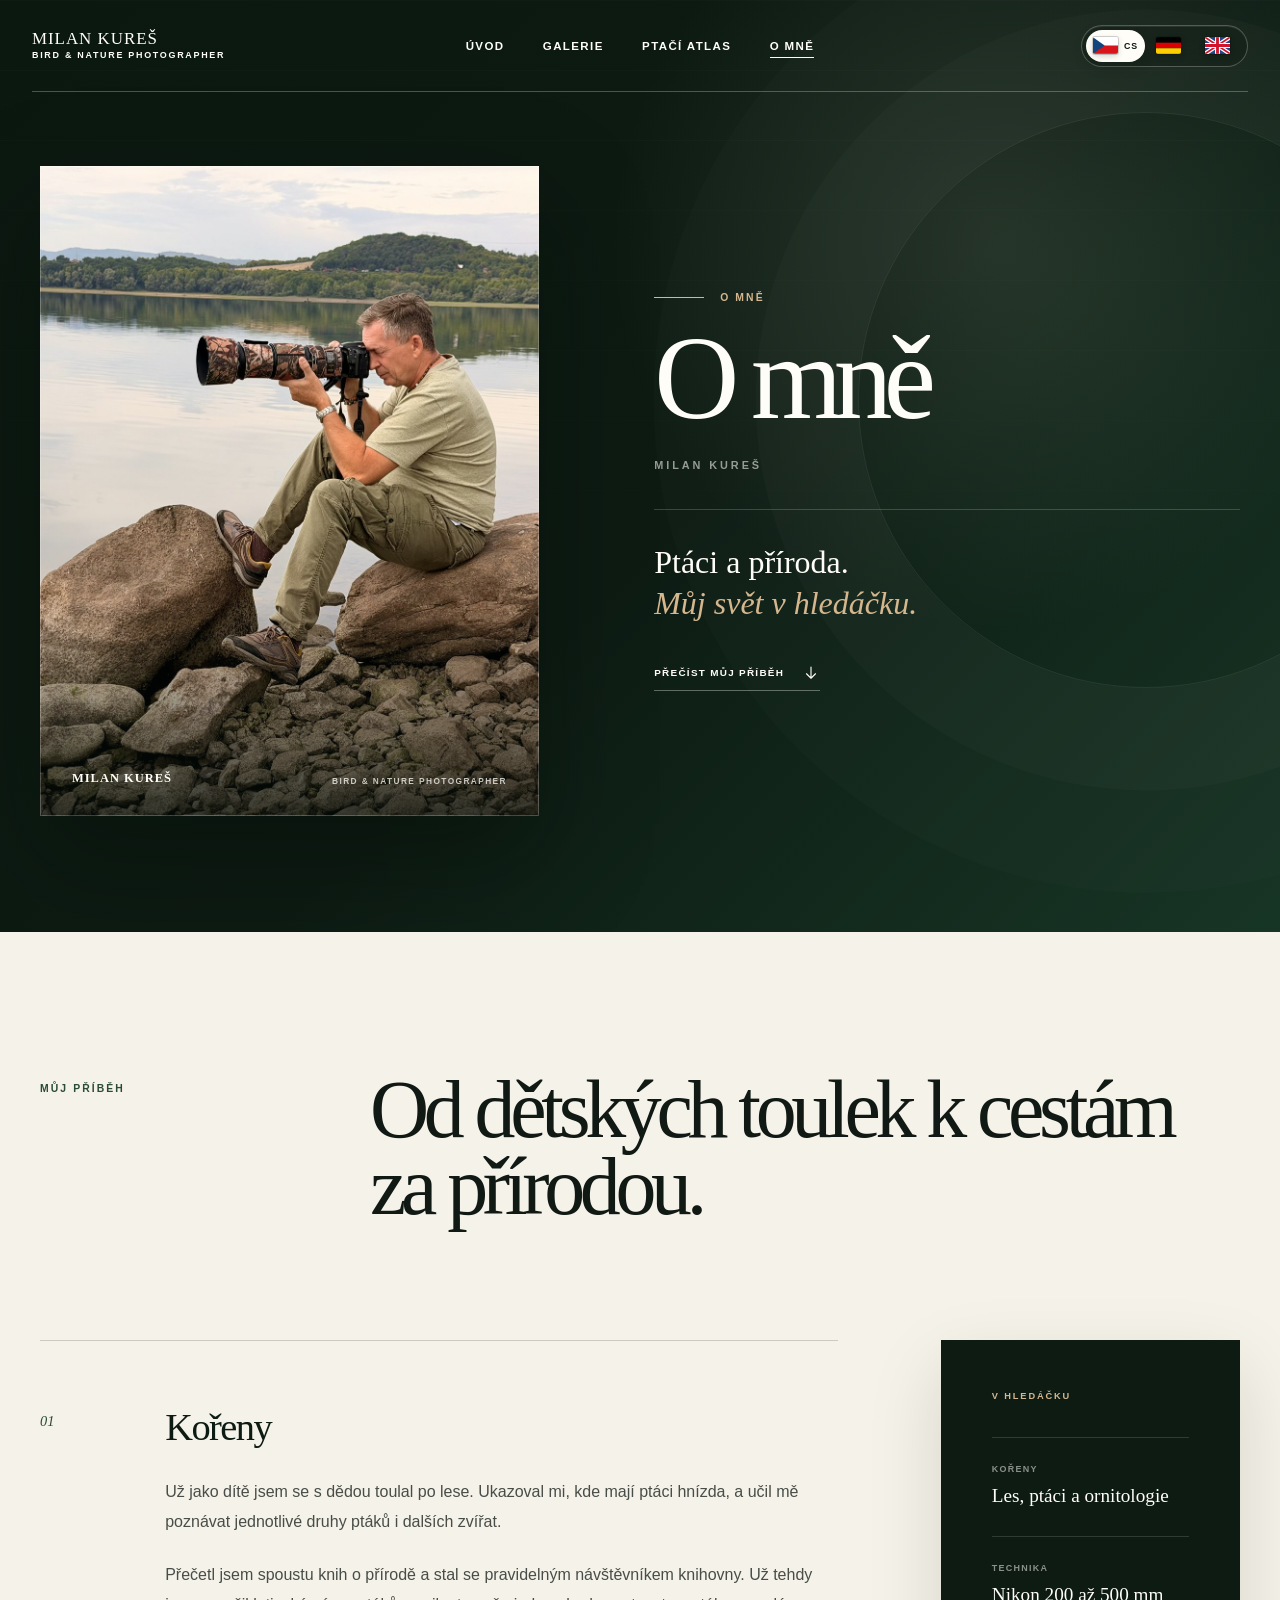
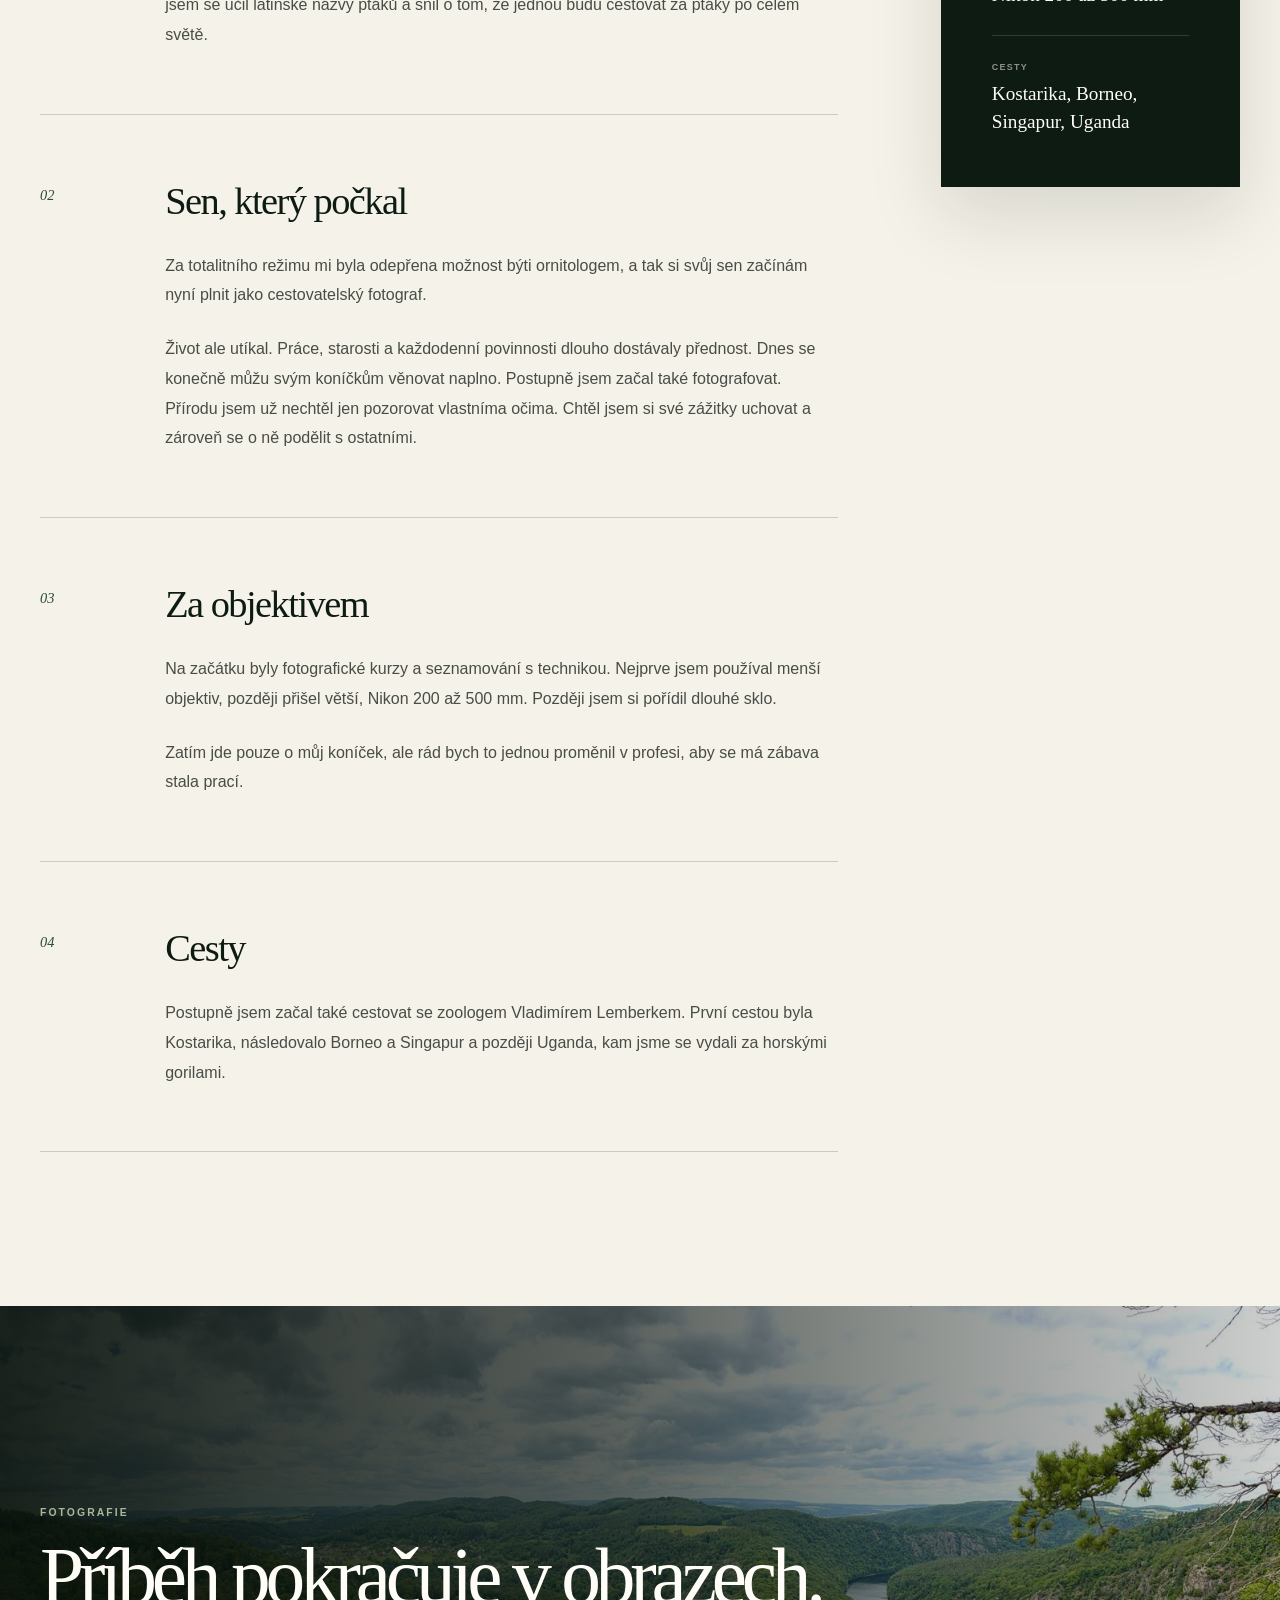
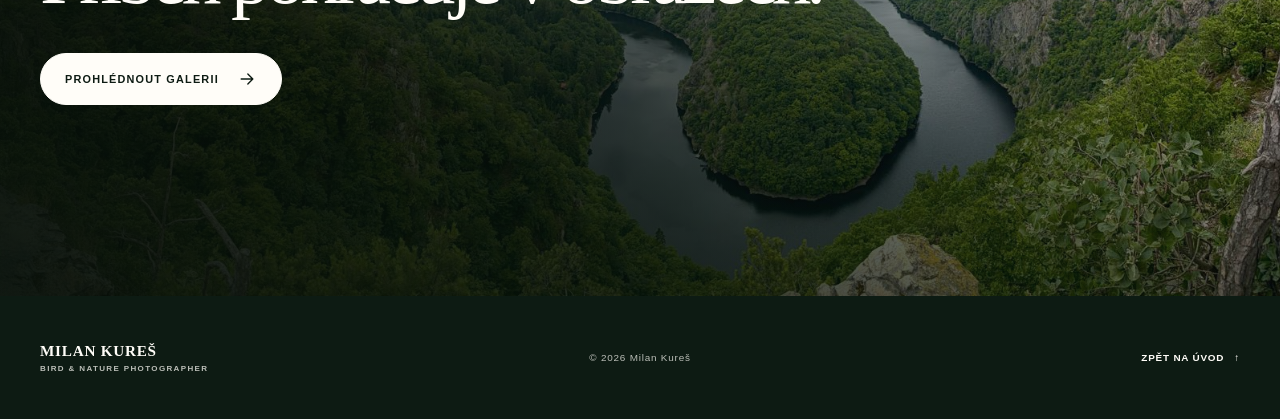
<file: o-mne.html>
<!doctype html>
<html lang="cs">
  <head>
    <meta charset="utf-8">
    <meta name="viewport" content="width=device-width, initial-scale=1">
    <meta name="theme-color" content="#0d1b13">
    <meta name="description" content="Příběh Milana Kureše, fotografa ptáků a přírody.">
    <title>O mně | Milan Kureš</title>
    <link rel="stylesheet" href="./styles.css">
    <script>document.documentElement.classList.add('js');</script>
  </head>
  <body class="about-page">
    <a class="skip-link" href="#main-content" data-i18n="skipLink">Přejít na obsah</a>

    <header class="site-header" id="site-header">
      <div class="nav-shell">
        <a class="brand" href="./index.html#uvod" aria-label="Milan Kureš, úvod">
          <span class="brand-name">MILAN KUREŠ</span>
          <span class="brand-subtitle" data-i18n="brandSubtitle">BIRD &amp; NATURE PHOTOGRAPHER</span>
        </a>

        <nav class="site-nav" id="site-nav" data-i18n-aria-label="mainNavLabel" aria-label="Hlavní navigace">
          <a href="./index.html#uvod" data-i18n="navHome">Úvod</a>
          <a href="./galerie.html" data-i18n="navGallery">Galerie</a>
          <a href="./index.html#atlas" data-i18n="navAtlas">Ptačí atlas</a>
          <a href="./o-mne.html" data-i18n="navAbout" aria-current="page">O mně</a>
        </nav>

        <div class="header-actions">
          <div class="language-switcher" role="group" data-i18n-aria-label="languageLabel" aria-label="Zvolit jazyk">
            <button class="language-button is-active" type="button" data-language="cs" aria-pressed="true" aria-label="Čeština" title="Čeština">
              <svg class="flag-svg" viewBox="0 0 30 20" aria-hidden="true" focusable="false">
                <rect width="30" height="10" fill="#fff"></rect>
                <rect y="10" width="30" height="10" fill="#d7141a"></rect>
                <path d="M0 0 14 10 0 20Z" fill="#11457e"></path>
              </svg>
              <span class="language-code">CS</span>
            </button>
            <button class="language-button" type="button" data-language="de" aria-pressed="false" aria-label="Deutsch" title="Deutsch">
              <svg class="flag-svg" viewBox="0 0 30 20" aria-hidden="true" focusable="false" style="color-scheme: only light; forced-color-adjust: none">
                <rect width="30" height="6.67" fill="#000000"></rect>
                <rect y="6.67" width="30" height="6.67" fill="#dd0000"></rect>
                <rect y="13.34" width="30" height="6.66" fill="#ffce00"></rect>
              </svg>
              <span class="language-code">DE</span>
            </button>
            <button class="language-button" type="button" data-language="en" aria-pressed="false" aria-label="English" title="English">
              <svg class="flag-svg" viewBox="0 0 30 20" aria-hidden="true" focusable="false">
                <rect width="30" height="20" fill="#21468b"></rect>
                <path d="M0 0 30 20M30 0 0 20" stroke="#fff" stroke-width="5"></path>
                <path d="M0 0 30 20M30 0 0 20" stroke="#cf142b" stroke-width="2"></path>
                <path d="M15 0v20M0 10h30" stroke="#fff" stroke-width="6"></path>
                <path d="M15 0v20M0 10h30" stroke="#cf142b" stroke-width="3.4"></path>
              </svg>
              <span class="language-code">EN</span>
            </button>
          </div>

          <button class="nav-toggle" type="button" aria-expanded="false" aria-controls="site-nav" data-i18n-aria-label="menuOpenLabel" aria-label="Otevřít menu">
            <span></span>
            <span></span>
          </button>
        </div>
      </div>
    </header>

    <main id="main-content">
      <section class="about-hero" aria-labelledby="about-page-title">
        <div class="about-hero-glow" aria-hidden="true"></div>
        <div class="content-width about-hero-layout">
          <figure class="about-portrait reveal">
            <img src="./assets/milan-kures-portret-web.jpg" alt="Milan Kureš fotografuje u jezera" data-i18n-alt="altPortrait" fetchpriority="high">
            <figcaption>
              <span>MILAN KUREŠ</span>
              <span data-i18n="brandSubtitle">BIRD &amp; NATURE PHOTOGRAPHER</span>
            </figcaption>
          </figure>

          <div class="about-hero-copy reveal">
            <p class="about-eyebrow" data-i18n="aboutKicker">O MNĚ</p>
            <h1 id="about-page-title" data-i18n="aboutPageTitle">O mně</h1>
            <p class="about-hero-name">MILAN KUREŠ</p>
            <p class="about-hero-motto">
              <span data-i18n="taglineFirst">Ptáci a příroda.</span>
              <em data-i18n="taglineSecond">Můj svět v hledáčku.</em>
            </p>
            <a class="about-scroll-link" href="#pribeh">
              <span data-i18n="readMyStory">Přečíst můj příběh</span>
              <svg viewBox="0 0 24 24" aria-hidden="true"><path d="M12 4v15M6 13l6 6 6-6"></path></svg>
            </a>
          </div>
        </div>
      </section>

      <section class="about-story" id="pribeh" aria-labelledby="story-title">
        <div class="content-width">
          <header class="about-story-heading reveal">
            <p class="section-kicker" data-i18n="storyKicker">MŮJ PŘÍBĚH</p>
            <h2 id="story-title" data-i18n="storyTitle">Od dětských toulek k cestám za přírodou.</h2>
          </header>

          <div class="about-story-layout">
            <article class="about-prose" data-i18n-aria-label="storyAriaLabel" aria-label="Životní příběh Milana Kureše">
              <section class="story-chapter reveal">
                <span class="story-number" aria-hidden="true">01</span>
                <div>
                  <h3 data-i18n="chapterRoots">Kořeny</h3>
                  <p data-i18n="aboutParagraph1">Už jako dítě jsem se s dědou toulal po lese. Ukazoval mi, kde mají ptáci hnízda, a učil mě poznávat jednotlivé druhy ptáků i dalších zvířat.</p>
                  <p data-i18n="aboutParagraph2">Přečetl jsem spoustu knih o přírodě a stal se pravidelným návštěvníkem knihovny. Už tehdy jsem se učil latinské názvy ptáků a snil o tom, že jednou budu cestovat za ptáky po celém světě.</p>
                </div>
              </section>

              <section class="story-chapter reveal">
                <span class="story-number" aria-hidden="true">02</span>
                <div>
                  <h3 data-i18n="chapterDream">Sen, který počkal</h3>
                  <p data-i18n="aboutParagraph3">Za totalitního režimu mi byla odepřena možnost býti ornitologem, a tak si svůj sen začínám nyní plnit jako cestovatelský fotograf.</p>
                  <p data-i18n="aboutParagraph4">Život ale utíkal. Práce, starosti a každodenní povinnosti dlouho dostávaly přednost. Dnes se konečně můžu svým koníčkům věnovat naplno. Postupně jsem začal také fotografovat. Přírodu jsem už nechtěl jen pozorovat vlastníma očima. Chtěl jsem si své zážitky uchovat a zároveň se o ně podělit s ostatními.</p>
                </div>
              </section>

              <section class="story-chapter reveal">
                <span class="story-number" aria-hidden="true">03</span>
                <div>
                  <h3 data-i18n="chapterLens">Za objektivem</h3>
                  <p data-i18n="aboutParagraph5">Na začátku byly fotografické kurzy a seznamování s technikou. Nejprve jsem používal menší objektiv, později přišel větší, Nikon 200 až 500 mm. Později jsem si pořídil dlouhé sklo.</p>
                  <p data-i18n="aboutParagraph6">Zatím jde pouze o můj koníček, ale rád bych to jednou proměnil v profesi, aby se má zábava stala prací.</p>
                </div>
              </section>

              <section class="story-chapter reveal">
                <span class="story-number" aria-hidden="true">04</span>
                <div>
                  <h3 data-i18n="chapterJourneys">Cesty</h3>
                  <p data-i18n="aboutParagraph7">Postupně jsem začal také cestovat se zoologem Vladimírem Lemberkem. První cestou byla Kostarika, následovalo Borneo a Singapur a později Uganda, kam jsme se vydali za horskými gorilami.</p>
                </div>
              </section>
            </article>

            <aside class="about-notes reveal" data-i18n-aria-label="factsAriaLabel" aria-label="Stručné body příběhu">
              <p class="about-notes-title" data-i18n="inFocus">V HLEDÁČKU</p>
              <dl>
                <div>
                  <dt data-i18n="factRootsLabel">Kořeny</dt>
                  <dd data-i18n="factRootsValue">Les, ptáci a ornitologie</dd>
                </div>
                <div>
                  <dt data-i18n="factGearLabel">Technika</dt>
                  <dd>Nikon 200 až 500 mm</dd>
                </div>
                <div>
                  <dt data-i18n="factJourneysLabel">Cesty</dt>
                  <dd data-i18n="factJourneysValue">Kostarika, Borneo, Singapur, Uganda</dd>
                </div>
              </dl>
            </aside>
          </div>
        </div>
      </section>

      <section class="about-page-cta" aria-labelledby="about-cta-title">
        <div class="about-page-cta-shade" aria-hidden="true"></div>
        <div class="content-width about-page-cta-content reveal">
          <p class="section-kicker section-kicker-light" data-i18n="ctaKicker">FOTOGRAFIE</p>
          <h2 id="about-cta-title" data-i18n="ctaTitle">Příběh pokračuje v obrazech.</h2>
          <a class="button button-primary" href="./galerie.html">
            <span data-i18n="viewGallery">Prohlédnout galerii</span>
            <svg viewBox="0 0 24 24" aria-hidden="true"><path d="M5 12h14M13 6l6 6-6 6"></path></svg>
          </a>
        </div>
      </section>
    </main>

    <footer class="site-footer">
      <div class="content-width footer-layout">
        <div>
          <strong>MILAN KUREŠ</strong>
          <span data-i18n="brandSubtitle">BIRD &amp; NATURE PHOTOGRAPHER</span>
        </div>
        <p>© 2026 Milan Kureš</p>
        <a href="./index.html#uvod"><span data-i18n="backHome">Zpět na úvod</span><span aria-hidden="true">↑</span></a>
      </div>
    </footer>

    <noscript><p class="noscript">Pro přepínání jazyků a animace je potřeba zapnout JavaScript.</p></noscript>
    <script src="./about.js" defer></script>
  </body>
</html>
</file>
<file: styles.css>
:root {
  --ink: #111914;
  --forest: #173525;
  --forest-deep: #0d1b13;
  --forest-soft: #294b37;
  --moss: #a8b89a;
  --sage: #d5ddd0;
  --paper: #f5f2e9;
  --paper-deep: #e9e5da;
  --sand: #d5b78f;
  --white: #fffdf8;
  --line: rgba(17, 25, 20, 0.18);
  --header-height: 92px;
  --content: 1420px;
  --ease: cubic-bezier(0.22, 1, 0.36, 1);
}

*,
*::before,
*::after {
  box-sizing: border-box;
}

html {
  scroll-behavior: smooth;
  scroll-padding-top: var(--header-height);
}

body {
  margin: 0;
  overflow-x: hidden;
  background: var(--paper);
  color: var(--ink);
  font-family: "Segoe UI", "Helvetica Neue", Arial, sans-serif;
  -webkit-font-smoothing: antialiased;
  text-rendering: optimizeLegibility;
}

body.lightbox-open,
body.nav-open {
  overflow: hidden;
}

img {
  display: block;
  max-width: 100%;
}

button,
a {
  font: inherit;
}

button {
  color: inherit;
}

a {
  color: inherit;
  text-decoration: none;
}

button:focus-visible,
a:focus-visible {
  outline: 2px solid var(--sand);
  outline-offset: 4px;
}

[hidden] {
  display: none !important;
}

.content-width {
  width: min(calc(100% - 80px), var(--content));
  margin-inline: auto;
}

.skip-link {
  position: fixed;
  z-index: 1000;
  top: 12px;
  left: 12px;
  padding: 11px 16px;
  transform: translateY(-180%);
  border-radius: 2px;
  background: var(--white);
  color: var(--ink);
  font-size: 0.8rem;
  font-weight: 700;
  transition: transform 180ms ease;
}

.skip-link:focus {
  transform: translateY(0);
}

.site-header {
  position: fixed;
  z-index: 100;
  top: 0;
  left: 0;
  width: 100%;
  color: var(--white);
  transition: color 300ms ease, background 300ms ease, box-shadow 300ms ease, border-color 300ms ease;
}

.site-header.is-scrolled {
  border-bottom: 1px solid rgba(17, 25, 20, 0.08);
  background: rgba(245, 242, 233, 0.92);
  box-shadow: 0 12px 40px rgba(13, 27, 19, 0.08);
  color: var(--ink);
  -webkit-backdrop-filter: blur(18px);
  backdrop-filter: blur(18px);
}

.nav-shell {
  display: grid;
  grid-template-columns: minmax(220px, 1fr) auto minmax(220px, 1fr);
  align-items: center;
  width: min(calc(100% - 64px), 1540px);
  min-height: var(--header-height);
  margin-inline: auto;
  border-bottom: 1px solid rgba(255, 255, 255, 0.26);
  transition: min-height 300ms ease, border-color 300ms ease;
}

.site-header.is-scrolled .nav-shell {
  min-height: 76px;
  border-bottom-color: transparent;
}

.brand {
  display: inline-flex;
  flex-direction: column;
  justify-self: start;
  gap: 3px;
  width: max-content;
  letter-spacing: 0.06em;
}

.brand-name {
  font-family: Georgia, "Times New Roman", serif;
  font-size: 1.06rem;
  line-height: 1;
}

.brand-subtitle {
  font-size: 0.56rem;
  font-weight: 600;
  letter-spacing: 0.19em;
}

.site-nav {
  display: flex;
  align-items: center;
  justify-content: center;
  gap: clamp(24px, 3vw, 48px);
}

.site-nav a {
  position: relative;
  padding-block: 12px;
  font-size: 0.72rem;
  font-weight: 650;
  letter-spacing: 0.12em;
  text-transform: uppercase;
}

.site-nav a::after {
  position: absolute;
  right: 0;
  bottom: 6px;
  left: 0;
  height: 1px;
  transform: scaleX(0);
  transform-origin: right;
  background: currentColor;
  content: "";
  transition: transform 350ms var(--ease);
}

.site-nav a:hover::after,
.site-nav a:focus-visible::after,
.site-nav a[aria-current="page"]::after {
  transform: scaleX(1);
  transform-origin: left;
}

.header-actions {
  display: flex;
  align-items: center;
  justify-self: end;
  gap: 14px;
}

.language-switcher {
  display: flex;
  align-items: center;
  gap: 4px;
  padding: 4px;
  border: 1px solid rgba(255, 255, 255, 0.26);
  border-radius: 999px;
  background: rgba(8, 18, 12, 0.2);
  box-shadow: inset 0 1px 0 rgba(255, 255, 255, 0.08);
  -webkit-backdrop-filter: blur(12px);
  backdrop-filter: blur(12px);
  transition: background 300ms ease, border-color 300ms ease;
}

.site-header.is-scrolled .language-switcher {
  border-color: rgba(17, 25, 20, 0.13);
  background: rgba(255, 255, 255, 0.58);
}

.language-button {
  display: flex;
  align-items: center;
  gap: 6px;
  min-width: 38px;
  min-height: 32px;
  padding: 5px 7px;
  border: 0;
  border-radius: 999px;
  background: transparent;
  cursor: pointer;
  transition: color 260ms ease, background 260ms ease, transform 260ms var(--ease), box-shadow 260ms ease;
}

.language-button:hover {
  transform: translateY(-2px);
  background: rgba(255, 255, 255, 0.12);
}

.site-header.is-scrolled .language-button:hover {
  background: rgba(23, 53, 37, 0.08);
}

.language-button.is-active {
  background: var(--white);
  box-shadow: 0 4px 14px rgba(5, 15, 9, 0.18);
  color: var(--forest-deep);
}

.flag-svg {
  width: 25px;
  height: 17px;
  flex: 0 0 auto;
  overflow: hidden;
  border-radius: 2px;
  box-shadow: 0 0 0 1px rgba(0, 0, 0, 0.16), 0 2px 6px rgba(0, 0, 0, 0.18);
  transform-origin: 10% 50%;
  transition: transform 300ms var(--ease), filter 300ms ease;
}

.language-button:hover .flag-svg {
  transform: perspective(80px) rotateY(-9deg) rotate(-2deg) scale(1.06);
  filter: saturate(1.12);
}

.language-button.is-activating .flag-svg {
  animation: flag-wave 560ms var(--ease);
}

.language-code {
  max-width: 0;
  overflow: hidden;
  opacity: 0;
  font-size: 0.55rem;
  font-weight: 800;
  letter-spacing: 0.1em;
  transition: max-width 300ms var(--ease), opacity 200ms ease;
}

.language-button.is-active .language-code {
  max-width: 20px;
  opacity: 1;
}

@keyframes flag-wave {
  0%, 100% { transform: perspective(80px) rotateY(0) rotate(0); }
  25% { transform: perspective(80px) rotateY(17deg) rotate(-4deg) translateY(-2px); }
  55% { transform: perspective(80px) rotateY(-12deg) rotate(3deg) translateY(1px); }
  78% { transform: perspective(80px) rotateY(6deg) rotate(-1deg); }
}

.nav-toggle {
  display: none;
  width: 42px;
  height: 42px;
  place-items: center;
  padding: 11px;
  border: 1px solid currentColor;
  border-radius: 50%;
  background: transparent;
  cursor: pointer;
}

.nav-toggle span {
  display: block;
  width: 18px;
  height: 1px;
  background: currentColor;
  transition: transform 280ms var(--ease);
}

.nav-toggle span + span {
  margin-top: 5px;
}

.nav-open .nav-toggle span:first-child {
  transform: translateY(3px) rotate(45deg);
}

.nav-open .nav-toggle span:last-child {
  transform: translateY(-3px) rotate(-45deg);
}

.hero {
  position: relative;
  isolation: isolate;
  min-height: max(720px, 100svh);
  overflow: hidden;
  background: var(--forest-deep);
  color: var(--white);
}

.hero-slides,
.hero-slide,
.hero-slide img,
.hero-shade {
  position: absolute;
  inset: 0;
  width: 100%;
  height: 100%;
}

.hero-slides {
  pointer-events: none;
}

.hero-slide {
  z-index: -3;
  margin: 0;
  opacity: 0;
  transform: scale(1.045);
  transition: opacity 1.05s ease, transform 7.8s linear;
}

.hero-slide.is-active {
  opacity: 1;
  transform: scale(1);
}

.hero-slide img {
  object-fit: cover;
}

.hero-slide:nth-child(1) img {
  object-position: 50% 47%;
}

.hero-slide:nth-child(2) img {
  object-position: 50% 52%;
}

.hero-shade {
  z-index: -2;
  background:
    linear-gradient(90deg, rgba(6, 14, 9, 0.76) 0%, rgba(6, 14, 9, 0.42) 37%, rgba(6, 14, 9, 0.04) 72%),
    linear-gradient(0deg, rgba(4, 12, 7, 0.68) 0%, transparent 40%, rgba(4, 12, 7, 0.2) 100%);
}

.hero-content {
  display: flex;
  min-height: max(720px, 100svh);
  flex-direction: column;
  align-items: flex-start;
  justify-content: center;
  padding-top: 120px;
  padding-bottom: 145px;
}

.hero-overline {
  margin: 0 0 25px;
  font-size: clamp(0.65rem, 1vw, 0.76rem);
  font-weight: 700;
  letter-spacing: 0.28em;
}

.hero h1 {
  display: flex;
  flex-direction: column;
  margin: 0;
  font-size: clamp(4.5rem, 10.3vw, 10.5rem);
  font-weight: 300;
  letter-spacing: -0.075em;
  line-height: 1.06;
}

.hero-name-first {
  font-family: "Segoe UI", "Helvetica Neue", Arial, sans-serif;
  font-weight: 650;
}

.hero-name-last {
  margin-left: 0.37em;
  font-family: Georgia, "Times New Roman", serif;
  font-style: italic;
  font-weight: 400;
  letter-spacing: -0.08em;
}

.hero-name-last-letter {
  margin-inline-start: 0.08em;
}

.hero-tagline {
  display: flex;
  flex-direction: column;
  gap: 3px;
  margin: 42px 0 0;
  font-family: Georgia, "Times New Roman", serif;
  font-size: clamp(1.25rem, 2vw, 1.85rem);
  line-height: 1.18;
}

.hero-tagline em {
  color: rgba(255, 253, 248, 0.75);
}

.hero-actions {
  display: flex;
  align-items: center;
  gap: 14px;
  margin-top: 36px;
}

.button {
  display: inline-flex;
  min-height: 52px;
  align-items: center;
  justify-content: center;
  gap: 18px;
  padding: 0 24px;
  border: 1px solid rgba(255, 255, 255, 0.56);
  border-radius: 999px;
  font-size: 0.68rem;
  font-weight: 750;
  letter-spacing: 0.11em;
  text-transform: uppercase;
  transition: transform 300ms var(--ease), background 300ms ease, color 300ms ease, border-color 300ms ease;
}

.button svg,
.text-link svg,
.category-links svg {
  width: 20px;
  fill: none;
  stroke: currentColor;
  stroke-linecap: round;
  stroke-linejoin: round;
  stroke-width: 1.6;
  transition: transform 300ms var(--ease);
}

.button-primary {
  border-color: var(--white);
  background: var(--white);
  color: var(--forest-deep);
}

.button:hover {
  transform: translateY(-3px);
}

.button-primary:hover svg,
.text-link:hover svg,
.category-links button:hover svg {
  transform: translateX(4px);
}

.button-ghost:hover {
  background: rgba(255, 255, 255, 0.12);
}

.hero-location {
  position: absolute;
  right: clamp(32px, 4.5vw, 82px);
  bottom: 118px;
  display: flex;
  align-items: center;
  gap: 9px;
  font-size: 0.62rem;
  font-weight: 700;
  letter-spacing: 0.14em;
  text-transform: uppercase;
}

.hero-location-dot {
  width: 6px;
  height: 6px;
  border-radius: 50%;
  background: var(--sand);
  box-shadow: 0 0 0 5px rgba(213, 183, 143, 0.15);
}

.hero-controls {
  position: absolute;
  right: clamp(32px, 4.5vw, 82px);
  bottom: 48px;
  display: flex;
  align-items: center;
  gap: 16px;
}

.hero-arrow {
  display: grid;
  width: 43px;
  height: 43px;
  place-items: center;
  padding: 0;
  border: 1px solid rgba(255, 255, 255, 0.43);
  border-radius: 50%;
  background: rgba(3, 10, 5, 0.12);
  color: var(--white);
  cursor: pointer;
  transition: transform 250ms var(--ease), background 250ms ease;
}

.hero-arrow:hover {
  transform: scale(1.08);
  background: rgba(255, 255, 255, 0.14);
}

.hero-arrow svg {
  width: 18px;
  fill: none;
  stroke: currentColor;
  stroke-linecap: round;
  stroke-linejoin: round;
  stroke-width: 1.5;
}

.hero-progress {
  display: flex;
  align-items: center;
  gap: 10px;
  font-size: 0.58rem;
  font-variant-numeric: tabular-nums;
  font-weight: 700;
  letter-spacing: 0.1em;
}

.hero-progress-line {
  position: relative;
  width: 84px;
  height: 1px;
  overflow: hidden;
  background: rgba(255, 255, 255, 0.35);
}

.hero-progress-line span {
  position: absolute;
  inset: 0;
  transform: scaleX(0);
  transform-origin: left;
  background: var(--white);
}

.hero-progress-line span.is-running {
  animation: hero-progress 8s linear forwards;
}

@keyframes hero-progress {
  to { transform: scaleX(1); }
}

.scroll-cue {
  position: absolute;
  bottom: 48px;
  left: clamp(32px, 4.5vw, 82px);
  display: flex;
  align-items: center;
  gap: 14px;
  font-size: 0.6rem;
  font-weight: 700;
  letter-spacing: 0.16em;
  text-transform: uppercase;
}

.scroll-line {
  position: relative;
  width: 72px;
  height: 1px;
  overflow: hidden;
  background: rgba(255, 255, 255, 0.35);
}

.scroll-line::after {
  position: absolute;
  inset: 0;
  transform: translateX(-100%);
  background: var(--white);
  content: "";
  animation: scroll-line 2.2s ease-in-out infinite;
}

@keyframes scroll-line {
  0% { transform: translateX(-100%); }
  55%, 100% { transform: translateX(100%); }
}

.intro-section,
.gallery-section,
.about-section {
  padding-block: clamp(96px, 10vw, 165px);
}

.intro-section {
  background: var(--paper);
}

.intro-layout {
  display: grid;
  grid-template-columns: repeat(12, minmax(0, 1fr));
  gap: 24px;
}

.section-kicker {
  color: var(--forest-soft);
  font-size: 0.65rem;
  font-weight: 800;
  letter-spacing: 0.2em;
}

.intro-layout > .section-kicker {
  grid-column: 1 / 4;
  padding-top: 11px;
}

.intro-copy {
  grid-column: 4 / 12;
}

.intro-copy h2,
.section-heading h2,
.atlas-copy h2,
.about-card h2 {
  margin: 0;
  font-family: Georgia, "Times New Roman", serif;
  font-size: clamp(2.7rem, 5.2vw, 5.4rem);
  font-weight: 400;
  letter-spacing: -0.055em;
  line-height: 0.98;
}

.intro-copy p {
  max-width: 720px;
  margin: 35px 0 0;
  color: rgba(17, 25, 20, 0.69);
  font-family: Georgia, "Times New Roman", serif;
  font-size: clamp(1.12rem, 1.6vw, 1.5rem);
  line-height: 1.62;
}

.category-links {
  grid-column: 4 / 13;
  display: grid;
  grid-template-columns: repeat(3, 1fr);
  margin-top: clamp(55px, 7vw, 100px);
  border-bottom: 1px solid var(--line);
}

.category-links button {
  display: grid;
  grid-template-columns: auto 1fr auto;
  align-items: center;
  gap: 14px;
  padding: 26px 22px;
  border: 0;
  border-top: 1px solid var(--line);
  border-right: 1px solid var(--line);
  background: transparent;
  text-align: left;
  cursor: pointer;
  transition: background 250ms ease, padding-left 300ms var(--ease);
}

.category-links button:first-child {
  border-left: 1px solid var(--line);
}

.category-links button:hover {
  padding-left: 28px;
  background: rgba(23, 53, 37, 0.055);
}

.category-links button > span:nth-child(2) {
  font-family: Georgia, "Times New Roman", serif;
  font-size: clamp(1.05rem, 1.5vw, 1.35rem);
}

.category-number {
  color: rgba(17, 25, 20, 0.44);
  font-size: 0.57rem;
  font-weight: 800;
  letter-spacing: 0.12em;
}

.gallery-section {
  background: var(--paper-deep);
}

.section-heading {
  display: flex;
  align-items: end;
  justify-content: space-between;
  gap: 48px;
}

.gallery-section .section-heading h2 {
  letter-spacing: calc(-0.055em + 1px);
  line-height: 1.08;
}

.section-heading .section-kicker {
  margin: 0 0 18px;
}

.section-note {
  max-width: 300px;
  margin: 0 0 8px;
  color: rgba(17, 25, 20, 0.56);
  font-size: 0.76rem;
  line-height: 1.6;
}

.gallery-toolbar {
  display: flex;
  align-items: center;
  justify-content: space-between;
  margin: 54px 0 26px;
  padding-top: 18px;
  border-top: 1px solid var(--line);
}

.filter-list {
  display: flex;
  flex-wrap: wrap;
  gap: 8px;
}

.filter-button {
  min-height: 38px;
  padding-inline: 16px;
  border: 1px solid rgba(17, 25, 20, 0.18);
  border-radius: 999px;
  background: transparent;
  font-size: 0.65rem;
  font-weight: 750;
  letter-spacing: 0.08em;
  text-transform: uppercase;
  cursor: pointer;
  transition: background 250ms ease, color 250ms ease, transform 250ms var(--ease);
}

.filter-button:hover {
  transform: translateY(-2px);
}

.filter-button.is-active {
  border-color: var(--forest);
  background: var(--forest);
  color: var(--white);
}

.gallery-count {
  color: rgba(17, 25, 20, 0.52);
  font-size: 0.64rem;
  font-weight: 700;
  letter-spacing: 0.1em;
  text-transform: uppercase;
}

.collection-intro {
  display: grid;
  grid-template-columns: minmax(220px, 0.8fr) minmax(280px, 1.2fr);
  align-items: end;
  gap: 34px;
  margin: 0 0 18px;
  padding: 28px 30px;
  border-left: 3px solid var(--moss);
  background: var(--forest);
  color: var(--white);
}

.collection-intro .section-kicker {
  margin: 0;
  color: rgba(255, 253, 248, 0.72);
}

.collection-intro > p:last-child {
  max-width: 680px;
  margin: 0;
  color: rgba(255, 253, 248, 0.78);
  font-family: var(--font-serif);
  font-size: clamp(1.08rem, 1.7vw, 1.42rem);
  line-height: 1.45;
}

.photo-grid {
  display: grid;
  grid-template-columns: repeat(12, minmax(0, 1fr));
  grid-auto-flow: dense;
  gap: 18px;
}

.photo-card {
  position: relative;
  isolation: isolate;
  grid-column: span 6;
  min-height: 430px;
  overflow: hidden;
  padding: 0;
  border: 0;
  background: var(--forest-deep);
  color: var(--white);
  text-align: left;
  cursor: zoom-in;
}

.photo-card-tall {
  grid-column: span 5;
  min-height: 650px;
}

.photo-card-wide {
  grid-column: span 7;
  min-height: 650px;
}

.photo-card-half {
  grid-column: span 6;
}

.photo-card-panorama {
  grid-column: span 12;
  min-height: 480px;
}

.photo-card img,
.photo-overlay {
  position: absolute;
  inset: 0;
  width: 100%;
  height: 100%;
}

.photo-card img {
  z-index: -2;
  object-fit: cover;
  transition: transform 800ms var(--ease), filter 500ms ease;
}

.photo-card-tall img {
  object-position: 52% 55%;
}

.photo-card-wide img {
  object-position: 50% 48%;
}

.photo-card-madeira-raptor img {
  object-position: 50% 42%;
}

.photo-overlay {
  z-index: -1;
  background: linear-gradient(0deg, rgba(5, 14, 8, 0.72) 0%, rgba(5, 14, 8, 0.05) 55%);
  transition: background 400ms ease;
}

.photo-meta {
  position: absolute;
  right: 28px;
  bottom: 26px;
  left: 28px;
  display: flex;
  flex-direction: column;
  gap: 5px;
  transform: translateY(0);
  transition: transform 400ms var(--ease);
}

.photo-meta small {
  color: rgba(255, 253, 248, 0.7);
  font-size: 0.6rem;
  font-weight: 750;
  letter-spacing: 0.15em;
  text-transform: uppercase;
}

.photo-meta strong {
  font-family: Georgia, "Times New Roman", serif;
  font-size: clamp(1.45rem, 2.4vw, 2.35rem);
  font-weight: 400;
  letter-spacing: -0.025em;
}

.photo-open {
  position: absolute;
  top: 24px;
  right: 24px;
  display: grid;
  width: 43px;
  height: 43px;
  place-items: center;
  transform: translateY(-8px) scale(0.92);
  border: 1px solid rgba(255, 255, 255, 0.55);
  border-radius: 50%;
  opacity: 0;
  background: rgba(3, 10, 5, 0.2);
  transition: opacity 300ms ease, transform 400ms var(--ease), background 250ms ease;
  -webkit-backdrop-filter: blur(8px);
  backdrop-filter: blur(8px);
}

.photo-open svg {
  width: 19px;
  fill: none;
  stroke: currentColor;
  stroke-linecap: round;
  stroke-linejoin: round;
  stroke-width: 1.4;
}

.photo-card:hover img,
.photo-card:focus-visible img {
  transform: scale(1.045);
  filter: saturate(1.06);
}

.photo-card:hover .photo-meta,
.photo-card:focus-visible .photo-meta {
  transform: translateY(-7px);
}

.photo-card:hover .photo-open,
.photo-card:focus-visible .photo-open {
  transform: translateY(0) scale(1);
  opacity: 1;
}

.atlas-section {
  position: relative;
  isolation: isolate;
  overflow: hidden;
  padding-block: clamp(100px, 11vw, 175px);
  background: var(--forest-deep);
  color: var(--white);
}

.atlas-texture {
  position: absolute;
  z-index: -1;
  inset: 0;
  opacity: 0.34;
  background:
    radial-gradient(circle at 70% 20%, rgba(168, 184, 154, 0.22), transparent 31%),
    linear-gradient(120deg, transparent 40%, rgba(255, 255, 255, 0.025) 40.2%, transparent 40.4%),
    linear-gradient(60deg, transparent 62%, rgba(255, 255, 255, 0.02) 62.2%, transparent 62.4%);
  background-size: auto, 90px 90px, 110px 110px;
}

.atlas-layout {
  display: grid;
  grid-template-columns: minmax(0, 0.9fr) minmax(520px, 1.1fr);
  align-items: center;
  gap: clamp(60px, 9vw, 150px);
}

.section-kicker-light {
  color: var(--moss);
}

.atlas-copy .section-kicker,
.about-card .section-kicker {
  margin: 0 0 22px;
}

.atlas-copy h2 {
  max-width: 650px;
  white-space: pre-line;
}

.atlas-copy > p:last-child {
  max-width: 600px;
  margin: 34px 0 0;
  color: rgba(255, 253, 248, 0.65);
  font-size: 1rem;
  line-height: 1.75;
}

.roadmap-panel {
  border: 1px solid rgba(255, 255, 255, 0.16);
  background: rgba(255, 255, 255, 0.035);
  box-shadow: 0 35px 90px rgba(0, 0, 0, 0.2);
  -webkit-backdrop-filter: blur(14px);
  backdrop-filter: blur(14px);
}

.roadmap-item {
  position: relative;
  display: grid;
  grid-template-columns: 50px 1fr auto;
  align-items: center;
  gap: 20px;
  min-height: 134px;
  padding: 28px 30px;
  border-bottom: 1px solid rgba(255, 255, 255, 0.13);
  transition: background 300ms ease, transform 300ms var(--ease);
}

.roadmap-item:last-child {
  border-bottom: 0;
}

.roadmap-item:hover {
  z-index: 1;
  transform: translateX(-8px);
  background: rgba(255, 255, 255, 0.055);
}

.roadmap-item.is-current::before {
  position: absolute;
  top: 0;
  bottom: 0;
  left: -1px;
  width: 3px;
  background: var(--sand);
  content: "";
}

.roadmap-number {
  color: rgba(255, 253, 248, 0.38);
  font-family: Georgia, "Times New Roman", serif;
  font-size: 1.15rem;
}

.roadmap-item h3 {
  margin: 0 0 7px;
  font-family: Georgia, "Times New Roman", serif;
  font-size: clamp(1.3rem, 2vw, 1.75rem);
  font-weight: 400;
}

.roadmap-item p {
  margin: 0;
  color: rgba(255, 253, 248, 0.55);
  font-size: 0.72rem;
}

.roadmap-state {
  padding: 7px 10px;
  border: 1px solid rgba(255, 255, 255, 0.2);
  border-radius: 999px;
  color: rgba(255, 253, 248, 0.68);
  font-size: 0.52rem;
  font-weight: 800;
  letter-spacing: 0.13em;
}

.is-current .roadmap-state {
  border-color: var(--sand);
  background: var(--sand);
  color: var(--forest-deep);
}

.about-section {
  background: var(--paper);
}

.about-stage {
  position: relative;
  min-height: 680px;
  overflow: hidden;
  background: #c7c7ba;
}

.about-stage > img {
  position: absolute;
  inset: 0;
  width: 100%;
  height: 100%;
  object-fit: cover;
  object-position: 50% 49%;
}

.about-stage::after {
  position: absolute;
  inset: 0;
  background: linear-gradient(90deg, rgba(7, 17, 10, 0.28) 0%, transparent 44%);
  content: "";
}

.about-card {
  position: absolute;
  z-index: 1;
  top: 50%;
  left: clamp(24px, 5vw, 78px);
  width: min(500px, 42%);
  padding: clamp(36px, 5vw, 70px);
  transform: translateY(-50%);
  background: rgba(13, 27, 19, 0.94);
  box-shadow: 0 30px 80px rgba(5, 13, 8, 0.22);
  color: var(--white);
  -webkit-backdrop-filter: blur(12px);
  backdrop-filter: blur(12px);
}

.about-card h2 {
  font-size: clamp(2.5rem, 4.3vw, 4.4rem);
}

.about-card > p:not(.section-kicker) {
  margin: 28px 0 0;
  color: rgba(255, 253, 248, 0.7);
  font-size: 0.98rem;
  line-height: 1.75;
}

.text-link {
  display: inline-flex;
  align-items: center;
  gap: 18px;
  margin-top: 34px;
  padding-bottom: 6px;
  border-bottom: 1px solid rgba(255, 255, 255, 0.45);
  font-size: 0.65rem;
  font-weight: 800;
  letter-spacing: 0.12em;
  text-transform: uppercase;
}

/* Samostatná stránka O mně */

.about-page {
  background: var(--paper);
}

.about-hero {
  position: relative;
  display: flex;
  min-height: 900px;
  overflow: hidden;
  padding: clamp(142px, 13vw, 190px) 0 clamp(90px, 9vw, 145px);
  background:
    radial-gradient(circle at 78% 26%, rgba(168, 184, 154, 0.16), transparent 32%),
    linear-gradient(135deg, #0b1810 0%, var(--forest-deep) 54%, #173525 100%);
  color: var(--white);
}

.about-hero::before {
  position: absolute;
  inset: 0;
  background-image: linear-gradient(rgba(255, 255, 255, 0.025) 1px, transparent 1px);
  background-size: 100% 70px;
  content: "";
  mask-image: linear-gradient(to bottom, rgba(0, 0, 0, 0.72), transparent 90%);
  pointer-events: none;
}

.about-hero-glow {
  position: absolute;
  top: 12%;
  right: -12vw;
  width: 45vw;
  height: 45vw;
  border: 1px solid rgba(255, 255, 255, 0.08);
  border-radius: 50%;
  box-shadow:
    0 0 0 8vw rgba(255, 255, 255, 0.018),
    0 0 0 16vw rgba(255, 255, 255, 0.012);
}

.about-hero-layout {
  position: relative;
  z-index: 1;
  display: grid;
  grid-template-columns: minmax(360px, 0.92fr) minmax(0, 1.08fr);
  align-items: center;
  gap: clamp(60px, 9vw, 150px);
}

.about-portrait {
  position: relative;
  width: 100%;
  max-width: 610px;
  min-height: 650px;
  margin: 0;
  overflow: hidden;
  background: #4b574d;
  box-shadow: 0 42px 100px rgba(2, 8, 4, 0.35);
}

.about-portrait::before {
  position: absolute;
  z-index: 1;
  inset: 0;
  border: 1px solid rgba(255, 255, 255, 0.22);
  content: "";
  pointer-events: none;
}

.about-portrait::after {
  position: absolute;
  inset: 0;
  background: linear-gradient(0deg, rgba(4, 12, 7, 0.78) 0%, transparent 34%);
  content: "";
  pointer-events: none;
}

.about-portrait img {
  width: 100%;
  height: 100%;
  min-height: 650px;
  object-fit: cover;
  object-position: 54% 48%;
  transition: transform 1.4s var(--ease);
}

.about-portrait:hover img {
  transform: scale(1.018);
}

.about-portrait figcaption {
  position: absolute;
  z-index: 2;
  right: 32px;
  bottom: 30px;
  left: 32px;
  display: flex;
  align-items: flex-end;
  justify-content: space-between;
  gap: 24px;
  color: rgba(255, 253, 248, 0.74);
  font-size: 0.52rem;
  font-weight: 700;
  letter-spacing: 0.17em;
}

.about-portrait figcaption span:first-child {
  color: var(--white);
  font-family: Georgia, "Times New Roman", serif;
  font-size: 0.78rem;
  letter-spacing: 0.08em;
}

.about-hero-copy {
  max-width: 720px;
}

.about-eyebrow {
  display: flex;
  align-items: center;
  gap: 16px;
  margin: 0 0 30px;
  color: var(--sand);
  font-size: 0.65rem;
  font-weight: 800;
  letter-spacing: 0.2em;
}

.about-eyebrow::before {
  width: 50px;
  height: 1px;
  background: currentColor;
  content: "";
}

.about-hero-copy h1 {
  margin: 0;
  font-family: Georgia, "Times New Roman", serif;
  font-size: clamp(5rem, 9.2vw, 10rem);
  font-weight: 400;
  letter-spacing: -0.075em;
  line-height: 0.78;
}

.about-hero-name {
  margin: 34px 0 0;
  color: rgba(255, 253, 248, 0.56);
  font-size: 0.68rem;
  font-weight: 750;
  letter-spacing: 0.27em;
}

.about-hero-motto {
  display: flex;
  flex-direction: column;
  gap: 5px;
  margin: 38px 0 0;
  padding-top: 34px;
  border-top: 1px solid rgba(255, 255, 255, 0.18);
  font-family: Georgia, "Times New Roman", serif;
  font-size: clamp(1.5rem, 2.5vw, 2.45rem);
  line-height: 1.14;
}

.about-hero-motto em {
  color: var(--sand);
  font-weight: 400;
}

.about-scroll-link {
  display: inline-flex;
  align-items: center;
  gap: 18px;
  margin-top: 42px;
  padding-bottom: 8px;
  border-bottom: 1px solid rgba(255, 255, 255, 0.34);
  font-size: 0.62rem;
  font-weight: 800;
  letter-spacing: 0.13em;
  text-transform: uppercase;
}

.about-scroll-link svg {
  width: 18px;
  fill: none;
  stroke: currentColor;
  stroke-linecap: round;
  stroke-linejoin: round;
  stroke-width: 1.5;
  transition: transform 300ms var(--ease);
}

.about-scroll-link:hover svg {
  transform: translateY(4px);
}

.about-story {
  padding: clamp(110px, 11vw, 180px) 0 clamp(120px, 12vw, 200px);
  background: var(--paper);
}

.about-story-heading {
  display: grid;
  grid-template-columns: 3fr 9fr;
  align-items: start;
  gap: 40px;
  margin-bottom: clamp(80px, 9vw, 135px);
}

.about-story-heading h2 {
  max-width: 980px;
  margin: 0;
  font-family: Georgia, "Times New Roman", serif;
  font-size: clamp(3.3rem, 6.4vw, 7rem);
  font-weight: 400;
  letter-spacing: -0.065em;
  line-height: 0.93;
}

.about-story-layout {
  display: grid;
  grid-template-columns: minmax(0, 8fr) minmax(270px, 3fr);
  align-items: start;
  gap: clamp(60px, 8vw, 130px);
}

.about-prose {
  min-width: 0;
}

.story-chapter {
  display: grid;
  grid-template-columns: 74px minmax(0, 1fr);
  gap: clamp(24px, 4vw, 58px);
  padding: clamp(46px, 5vw, 76px) 0;
  border-top: 1px solid var(--line);
}

.story-chapter:last-child {
  border-bottom: 1px solid var(--line);
}

.story-number {
  padding-top: 8px;
  color: var(--forest-soft);
  font-family: Georgia, "Times New Roman", serif;
  font-size: 0.9rem;
  font-style: italic;
}

.story-chapter h3 {
  margin: 0 0 28px;
  color: var(--forest-deep);
  font-family: Georgia, "Times New Roman", serif;
  font-size: clamp(1.8rem, 3vw, 2.7rem);
  font-weight: 400;
  letter-spacing: -0.04em;
}

.story-chapter p {
  max-width: 790px;
  margin: 0;
  color: rgba(17, 25, 20, 0.76);
  font-size: clamp(1rem, 1.25vw, 1.16rem);
  line-height: 1.86;
}

.story-chapter p + p {
  margin-top: 24px;
}

.about-notes {
  position: sticky;
  top: 112px;
  padding: clamp(34px, 4vw, 52px);
  background: var(--forest-deep);
  box-shadow: 0 28px 70px rgba(13, 27, 19, 0.13);
  color: var(--white);
}

.about-notes-title {
  margin: 0 0 36px;
  color: var(--sand);
  font-size: 0.58rem;
  font-weight: 800;
  letter-spacing: 0.2em;
}

.about-notes dl {
  margin: 0;
}

.about-notes dl > div {
  padding: 26px 0;
  border-top: 1px solid rgba(255, 255, 255, 0.14);
}

.about-notes dl > div:last-child {
  padding-bottom: 0;
}

.about-notes dt {
  margin-bottom: 8px;
  color: rgba(255, 253, 248, 0.52);
  font-size: 0.56rem;
  font-weight: 750;
  letter-spacing: 0.14em;
  text-transform: uppercase;
}

.about-notes dd {
  margin: 0;
  font-family: Georgia, "Times New Roman", serif;
  font-size: clamp(1.05rem, 1.5vw, 1.35rem);
  line-height: 1.45;
}

.about-page-cta {
  position: relative;
  display: flex;
  min-height: 590px;
  align-items: center;
  overflow: hidden;
  background: url("./assets/vltava-meandr.jpeg") center 47% / cover no-repeat;
  color: var(--white);
}

.about-page-cta-shade {
  position: absolute;
  inset: 0;
  background:
    linear-gradient(90deg, rgba(6, 15, 9, 0.92) 0%, rgba(6, 15, 9, 0.67) 47%, rgba(6, 15, 9, 0.2) 100%),
    linear-gradient(0deg, rgba(6, 15, 9, 0.44), transparent 55%);
}

.about-page-cta-content {
  position: relative;
  z-index: 1;
}

.about-page-cta h2 {
  max-width: 790px;
  margin: 22px 0 40px;
  font-family: Georgia, "Times New Roman", serif;
  font-size: clamp(3.2rem, 6.2vw, 6.7rem);
  font-weight: 400;
  letter-spacing: -0.065em;
  line-height: 0.92;
}

.site-footer {
  padding-block: 46px;
  background: var(--forest-deep);
  color: rgba(255, 253, 248, 0.72);
}

.footer-layout {
  display: grid;
  grid-template-columns: 1fr auto 1fr;
  align-items: center;
  gap: 30px;
}

.footer-layout > div {
  display: flex;
  flex-direction: column;
  gap: 4px;
}

.footer-layout strong {
  color: var(--white);
  font-family: Georgia, "Times New Roman", serif;
  font-size: 0.95rem;
  letter-spacing: 0.05em;
}

.footer-layout div span {
  font-size: 0.5rem;
  font-weight: 700;
  letter-spacing: 0.17em;
}

.footer-layout p,
.footer-layout a {
  margin: 0;
  font-size: 0.62rem;
  letter-spacing: 0.08em;
}

.footer-layout a {
  display: flex;
  justify-self: end;
  gap: 10px;
  padding-block: 8px;
  color: var(--white);
  font-weight: 700;
  text-transform: uppercase;
}

.lightbox {
  width: 100vw;
  max-width: none;
  height: 100dvh;
  max-height: none;
  margin: 0;
  padding: 0;
  border: 0;
  background: rgba(6, 13, 8, 0.97);
  color: var(--white);
}

.lightbox::backdrop {
  background: rgba(3, 8, 5, 0.92);
}

.lightbox[open] {
  display: grid;
  grid-template-columns: 90px minmax(0, 1fr) 90px;
  place-items: center;
  animation: lightbox-in 300ms ease both;
}

@keyframes lightbox-in {
  from { opacity: 0; }
  to { opacity: 1; }
}

.lightbox figure {
  display: flex;
  width: 100%;
  height: 100%;
  max-height: 100dvh;
  flex-direction: column;
  align-items: center;
  justify-content: center;
  margin: 0;
  padding: 48px 18px 30px;
}

.lightbox figure img {
  width: auto;
  max-width: 100%;
  height: auto;
  max-height: calc(100dvh - 135px);
  object-fit: contain;
  box-shadow: 0 24px 90px rgba(0, 0, 0, 0.35);
}

.lightbox figcaption {
  display: flex;
  width: min(100%, 1000px);
  align-items: baseline;
  justify-content: center;
  gap: 13px;
  margin-top: 17px;
}

.lightbox figcaption span {
  color: var(--moss);
  font-size: 0.58rem;
  font-weight: 800;
  letter-spacing: 0.15em;
  text-transform: uppercase;
}

.lightbox figcaption strong {
  font-family: Georgia, "Times New Roman", serif;
  font-size: 1.25rem;
  font-weight: 400;
}

.lightbox-close,
.lightbox-arrow {
  display: grid;
  place-items: center;
  padding: 0;
  border: 1px solid rgba(255, 255, 255, 0.35);
  border-radius: 50%;
  background: transparent;
  color: var(--white);
  cursor: pointer;
  transition: transform 250ms var(--ease), background 250ms ease;
}

.lightbox-close:hover,
.lightbox-arrow:hover {
  transform: scale(1.08);
  background: rgba(255, 255, 255, 0.1);
}

.lightbox-close {
  position: fixed;
  z-index: 3;
  top: 24px;
  right: 28px;
  width: 48px;
  height: 48px;
}

.lightbox-arrow {
  width: 50px;
  height: 50px;
}

.lightbox-close svg,
.lightbox-arrow svg {
  width: 21px;
  fill: none;
  stroke: currentColor;
  stroke-linecap: round;
  stroke-linejoin: round;
  stroke-width: 1.4;
}

.noscript {
  position: fixed;
  z-index: 200;
  right: 20px;
  bottom: 20px;
  left: 20px;
  margin: 0;
  padding: 14px 18px;
  background: #fff3cc;
  color: #3a2e0a;
  text-align: center;
}

.js .reveal {
  opacity: 0;
  transform: translateY(34px);
  transition: opacity 800ms ease, transform 900ms var(--ease);
}

.js .reveal.is-visible {
  opacity: 1;
  transform: translateY(0);
}

[data-i18n]:not(.skip-link),
[data-i18n-alt] {
  transition: opacity 130ms ease, transform 180ms var(--ease);
}

body.language-leaving [data-i18n]:not(.skip-link) {
  transform: translateY(5px);
  opacity: 0;
}

body.language-entering [data-i18n]:not(.skip-link) {
  animation: language-in 360ms var(--ease) both;
}

@keyframes language-in {
  from { transform: translateY(-6px); opacity: 0; }
  to { transform: translateY(0); opacity: 1; }
}

@media (max-width: 1120px) {
  .nav-shell {
    grid-template-columns: 1fr auto;
  }

  .site-nav {
    position: fixed;
    z-index: -1;
    top: 0;
    right: 0;
    display: flex;
    width: min(84vw, 430px);
    height: 100dvh;
    flex-direction: column;
    align-items: flex-start;
    justify-content: center;
    gap: 12px;
    padding: 110px 50px 60px;
    transform: translateX(105%);
    background: var(--forest-deep);
    box-shadow: -30px 0 80px rgba(3, 10, 5, 0.25);
    color: var(--white);
    transition: transform 500ms var(--ease);
  }

  .nav-open .site-nav {
    transform: translateX(0);
  }

  .site-nav a {
    width: 100%;
    padding-block: 14px;
    border-bottom: 1px solid rgba(255, 255, 255, 0.14);
    font-family: Georgia, "Times New Roman", serif;
    font-size: 1.6rem;
    font-weight: 400;
    letter-spacing: -0.02em;
    text-transform: none;
  }

  .site-nav a::after {
    display: none;
  }

  .nav-toggle {
    display: grid;
  }

  .nav-open .site-header,
  .nav-open .site-header.is-scrolled {
    color: var(--white);
  }

  .atlas-layout {
    grid-template-columns: 1fr;
  }

  .roadmap-panel {
    max-width: 820px;
  }

  .about-hero-layout {
    grid-template-columns: minmax(320px, 0.85fr) minmax(0, 1.15fr);
    gap: clamp(42px, 6vw, 78px);
  }

  .about-portrait,
  .about-portrait img {
    min-height: 590px;
  }

  .about-story-layout {
    grid-template-columns: 1fr;
  }

  .about-notes {
    position: static;
  }

  .about-notes dl {
    display: grid;
    grid-template-columns: repeat(3, 1fr);
    gap: 0 34px;
  }
}

@media (max-width: 860px) {
  :root {
    --header-height: 82px;
  }

  .content-width {
    width: min(calc(100% - 40px), var(--content));
  }

  .nav-shell {
    width: calc(100% - 32px);
  }

  .brand-subtitle {
    font-size: 0.48rem;
  }

  .hero h1 {
    font-size: clamp(4.25rem, 16vw, 7.4rem);
  }

  .hero-name-last {
    margin-left: 0.18em;
  }

  .intro-layout {
    grid-template-columns: 1fr;
  }

  .intro-layout > .section-kicker,
  .intro-copy,
  .category-links {
    grid-column: 1;
  }

  .intro-layout > .section-kicker {
    margin-bottom: 14px;
  }

  .category-links {
    margin-top: 45px;
  }

  .category-links button {
    grid-template-columns: auto 1fr;
  }

  .category-links svg {
    display: none;
  }

  .section-heading {
    align-items: flex-start;
    flex-direction: column;
    gap: 24px;
  }

  .section-note {
    max-width: 100%;
  }

  .photo-card-tall,
  .photo-card-wide,
  .photo-card-half {
    grid-column: span 6;
    min-height: 520px;
  }

  .photo-card-panorama {
    min-height: 370px;
  }

  .about-stage {
    min-height: 840px;
  }

  .about-stage > img {
    height: 64%;
    object-position: 57% 50%;
  }

  .about-stage::after {
    display: none;
  }

  .about-card {
    top: auto;
    right: 22px;
    bottom: 0;
    left: 22px;
    width: auto;
    transform: none;
  }

  .about-hero {
    padding-top: 132px;
  }

  .about-hero-layout {
    grid-template-columns: 1fr;
    gap: 70px;
  }

  .about-hero-copy {
    order: 1;
    max-width: 660px;
  }

  .about-portrait {
    order: 2;
    max-width: none;
    min-height: 520px;
  }

  .about-portrait img {
    min-height: 520px;
    object-position: 50% 50%;
  }

  .about-hero-copy h1 {
    font-size: clamp(5.2rem, 18vw, 8.2rem);
  }

  .about-story-heading {
    grid-template-columns: 1fr;
    gap: 24px;
  }
}

@media (max-width: 640px) {
  .content-width {
    width: min(calc(100% - 30px), var(--content));
  }

  .nav-shell {
    width: calc(100% - 24px);
  }

  .brand-name {
    font-size: 0.88rem;
  }

  .brand-subtitle {
    display: none;
  }

  .header-actions {
    gap: 8px;
  }

  .language-switcher {
    gap: 1px;
    padding: 3px;
  }

  .language-button {
    min-width: 32px;
    min-height: 30px;
    padding: 5px;
  }

  .flag-svg {
    width: 22px;
    height: 15px;
  }

  .language-code,
  .language-button.is-active .language-code {
    display: none;
  }

  .nav-toggle {
    width: 38px;
    height: 38px;
  }

  .site-nav {
    width: 100%;
  }

  .hero {
    min-height: 760px;
  }

  .hero-content {
    min-height: 760px;
    padding-top: 96px;
    padding-bottom: 180px;
  }

  .hero-shade {
    background:
      linear-gradient(90deg, rgba(6, 14, 9, 0.7) 0%, rgba(6, 14, 9, 0.2) 100%),
      linear-gradient(0deg, rgba(4, 12, 7, 0.82) 0%, transparent 55%, rgba(4, 12, 7, 0.22) 100%);
  }

  .hero h1 {
    font-size: clamp(3.9rem, 20vw, 6.4rem);
  }

  .hero-overline {
    margin-bottom: 21px;
    font-size: 0.58rem;
  }

  .hero-tagline {
    margin-top: 34px;
  }

  .hero-actions {
    align-items: stretch;
    flex-direction: column;
    width: min(100%, 330px);
  }

  .hero-location {
    right: auto;
    bottom: 112px;
    left: 16px;
  }

  .hero-controls {
    right: 16px;
    bottom: 38px;
  }

  .scroll-cue {
    display: none;
  }

  .category-links {
    grid-template-columns: 1fr;
    border-bottom: 0;
  }

  .category-links button,
  .category-links button:first-child {
    border-right: 0;
    border-left: 0;
  }

  .gallery-toolbar {
    align-items: flex-start;
    flex-direction: column;
    gap: 18px;
  }

  .collection-intro {
    grid-template-columns: 1fr;
    gap: 14px;
    padding: 24px 22px;
  }

  .photo-card-tall,
  .photo-card-wide,
  .photo-card-half,
  .photo-card-panorama {
    grid-column: span 12;
    min-height: 510px;
  }

  .photo-card-panorama {
    min-height: 280px;
  }

  .photo-meta {
    right: 20px;
    bottom: 20px;
    left: 20px;
  }

  .atlas-layout {
    gap: 55px;
  }

  .roadmap-item {
    grid-template-columns: 34px 1fr;
    min-height: 122px;
    padding: 23px 20px;
  }

  .roadmap-state {
    display: none;
  }

  .about-stage {
    min-height: 760px;
  }

  .about-stage > img {
    height: 55%;
    object-position: 61% 50%;
  }

  .about-card {
    right: 0;
    left: 0;
    padding: 38px 28px;
  }

  .about-hero {
    min-height: auto;
    padding: 116px 0 86px;
  }

  .about-hero-layout {
    gap: 52px;
  }

  .about-eyebrow {
    margin-bottom: 24px;
  }

  .about-hero-copy h1 {
    font-size: clamp(4.55rem, 25vw, 6.35rem);
  }

  .about-hero-name {
    margin-top: 28px;
  }

  .about-hero-motto {
    margin-top: 30px;
    padding-top: 28px;
  }

  .about-scroll-link {
    margin-top: 34px;
  }

  .about-portrait,
  .about-portrait img {
    min-height: 430px;
  }

  .about-portrait figcaption {
    right: 20px;
    bottom: 20px;
    left: 20px;
    flex-direction: column;
    align-items: flex-start;
    gap: 5px;
  }

  .about-story {
    padding: 92px 0 110px;
    background-size: 50% 100%;
  }

  .about-story-heading {
    margin-bottom: 62px;
  }

  .about-story-heading h2 {
    font-size: clamp(3rem, 15vw, 4.7rem);
  }

  .story-chapter {
    grid-template-columns: 1fr;
    gap: 18px;
    padding: 44px 0;
  }

  .story-number {
    padding-top: 0;
  }

  .story-chapter h3 {
    margin-bottom: 22px;
  }

  .story-chapter p {
    line-height: 1.76;
  }

  .about-notes {
    padding: 34px 28px;
  }

  .about-notes dl {
    grid-template-columns: 1fr;
  }

  .about-page-cta {
    min-height: 560px;
  }

  .about-page-cta-shade {
    background: rgba(6, 15, 9, 0.74);
  }

  .about-page-cta h2 {
    font-size: clamp(3.2rem, 16vw, 5rem);
  }

  .footer-layout {
    grid-template-columns: 1fr auto;
  }

  .footer-layout p {
    display: none;
  }

  .lightbox[open] {
    grid-template-columns: 55px minmax(0, 1fr) 55px;
  }

  .lightbox-arrow {
    width: 42px;
    height: 42px;
  }

  .lightbox-close {
    top: 15px;
    right: 15px;
  }

  .lightbox figure {
    padding-inline: 4px;
  }

  .lightbox figcaption {
    align-items: center;
    flex-direction: column;
    gap: 5px;
    text-align: center;
  }
}

@media (prefers-reduced-motion: reduce) {
  html {
    scroll-behavior: auto;
  }

  *,
  *::before,
  *::after {
    scroll-behavior: auto !important;
    animation-duration: 0.01ms !important;
    animation-iteration-count: 1 !important;
    transition-duration: 0.01ms !important;
  }

  .js .reveal {
    transform: none;
  }
}

/* Location gallery */

.gallery-page-cta {
  display: flex;
  justify-content: center;
  padding-top: 52px;
}

.button-dark {
  border-color: var(--forest-deep);
  background: var(--forest-deep);
  color: var(--white);
}

.button-dark:hover {
  border-color: var(--forest);
  background: var(--forest);
}

.location-hero {
  position: relative;
  isolation: isolate;
  display: flex;
  min-height: min(900px, 88svh);
  align-items: flex-end;
  overflow: hidden;
  background: var(--forest-deep);
  color: var(--white);
}

.location-hero-image,
.location-hero-shade {
  position: absolute;
  inset: 0;
  width: 100%;
  height: 100%;
}

.location-hero-image {
  z-index: -3;
  object-fit: cover;
  object-position: center 46%;
  animation: location-hero-arrive 1500ms var(--ease) both;
}

.location-hero-shade {
  z-index: -2;
  background:
    linear-gradient(90deg, rgba(5, 15, 9, 0.8) 0%, rgba(5, 15, 9, 0.38) 48%, rgba(5, 15, 9, 0.12) 76%),
    linear-gradient(0deg, rgba(5, 15, 9, 0.74) 0%, transparent 55%);
}

@keyframes location-hero-arrive {
  from { transform: scale(1.055); opacity: 0.72; }
  to { transform: scale(1); opacity: 1; }
}

.location-hero-content {
  padding-bottom: clamp(128px, 15vh, 176px);
}

.location-hero-content h1 {
  max-width: 920px;
  margin: 18px 0 26px;
  font-family: Georgia, "Times New Roman", serif;
  font-size: clamp(4.2rem, 10vw, 10rem);
  font-weight: 400;
  letter-spacing: -0.055em;
  line-height: 1.06;
}

.location-hero-lead {
  max-width: 620px;
  margin: 0;
  font-family: Georgia, "Times New Roman", serif;
  font-size: clamp(1.4rem, 2.4vw, 2.2rem);
  font-style: italic;
  line-height: 1.25;
}

.location-hero-count {
  margin: 30px 0 0;
  color: rgba(255, 253, 248, 0.72);
  font-size: 0.7rem;
  font-weight: 700;
  letter-spacing: 0.18em;
  text-transform: uppercase;
}

.location-gallery {
  padding: 132px 0 0;
  background: var(--paper);
}

.location-gallery-heading {
  display: grid;
  grid-template-columns: minmax(0, 1fr) minmax(280px, 520px);
  gap: 80px;
  align-items: end;
  padding-bottom: 74px;
}

.location-gallery-heading h2 {
  max-width: 760px;
  margin: 16px 0 0;
  font-family: Georgia, "Times New Roman", serif;
  font-size: clamp(3.2rem, 6.3vw, 7rem);
  font-weight: 400;
  letter-spacing: calc(-0.055em + 1px);
  line-height: 1.08;
}

.location-gallery-heading > p {
  margin: 0;
  color: rgba(17, 25, 20, 0.68);
  font-size: 1.02rem;
  line-height: 1.75;
}

.location-toolbar-shell {
  position: sticky;
  z-index: 30;
  top: 75px;
  border-top: 1px solid var(--line);
  border-bottom: 1px solid var(--line);
  background: rgba(245, 242, 233, 0.94);
  box-shadow: 0 14px 30px rgba(13, 27, 19, 0.05);
  -webkit-backdrop-filter: blur(18px);
  backdrop-filter: blur(18px);
}

.location-toolbar {
  display: flex;
  min-height: 76px;
  align-items: center;
  justify-content: space-between;
  gap: 26px;
}

.location-filter-list {
  display: flex;
  min-width: 0;
  align-items: center;
  gap: 7px;
  overflow-x: auto;
  padding: 12px 2px;
  scrollbar-width: thin;
}

.location-filter {
  flex: 0 0 auto;
  padding: 10px 15px;
  border: 1px solid rgba(17, 25, 20, 0.16);
  border-radius: 999px;
  background: transparent;
  cursor: pointer;
  font-size: 0.66rem;
  font-weight: 700;
  letter-spacing: 0.09em;
  text-transform: uppercase;
  transition: color 240ms ease, background 240ms ease, border-color 240ms ease, transform 240ms var(--ease);
}

.location-filter:hover {
  transform: translateY(-2px);
  border-color: var(--forest);
}

.location-filter.is-active {
  border-color: var(--forest-deep);
  background: var(--forest-deep);
  color: var(--white);
}

.location-status {
  flex: 0 0 auto;
  color: rgba(17, 25, 20, 0.58);
  font-size: 0.67rem;
  font-weight: 700;
  letter-spacing: 0.11em;
  text-transform: uppercase;
}

.location-collection {
  padding: 110px 0 124px;
  border-bottom: 1px solid var(--line);
}

.location-collection:nth-child(even) {
  background: var(--paper-deep);
}

.location-collection-heading {
  display: grid;
  grid-template-columns: 86px minmax(0, 1fr) auto;
  gap: 30px;
  align-items: end;
  margin-bottom: 48px;
}

.location-index {
  padding-bottom: 10px;
  color: var(--forest-soft);
  font-family: Georgia, "Times New Roman", serif;
  font-size: 1.1rem;
}

.location-collection-heading p,
.location-collection-heading > span:last-child {
  margin: 0 0 10px;
  color: rgba(17, 25, 20, 0.52);
  font-size: 0.64rem;
  font-weight: 750;
  letter-spacing: 0.17em;
  text-transform: uppercase;
}

.location-collection-heading h2 {
  margin: 0;
  font-family: Georgia, "Times New Roman", serif;
  font-size: clamp(3rem, 5.5vw, 6.2rem);
  font-weight: 400;
  letter-spacing: -0.05em;
  line-height: 0.9;
}

.location-photo-grid {
  display: grid;
  grid-template-columns: repeat(12, minmax(0, 1fr));
  gap: 18px;
}

.location-photo-card {
  position: relative;
  grid-column: span 7;
  min-height: clamp(420px, 48vw, 660px);
  overflow: hidden;
  padding: 0;
  border: 0;
  background: var(--forest-deep);
  color: var(--white);
  cursor: zoom-in;
  text-align: left;
}

.location-photo-card + .location-photo-card {
  grid-column: span 5;
}

.location-collection:nth-child(even) .location-photo-card:first-child {
  grid-column: 6 / 13;
}

.location-collection:nth-child(even) .location-photo-card + .location-photo-card {
  grid-row: 1;
  grid-column: 1 / 6;
}

.location-photo-card img,
.location-card-shade {
  position: absolute;
  inset: 0;
  width: 100%;
  height: 100%;
}

.location-photo-card img {
  object-fit: cover;
  transition: transform 900ms var(--ease), filter 600ms ease;
}

.location-card-shade {
  background: linear-gradient(0deg, rgba(4, 12, 7, 0.74), transparent 54%);
  transition: background 400ms ease;
}

.location-photo-card:hover img,
.location-photo-card:focus-visible img {
  transform: scale(1.035);
  filter: saturate(1.04) contrast(1.02);
}

.location-card-meta {
  position: absolute;
  right: 32px;
  bottom: 30px;
  left: 32px;
  display: flex;
  align-items: end;
  justify-content: space-between;
  gap: 20px;
}

.location-card-meta small {
  font-size: 0.7rem;
  font-weight: 750;
  letter-spacing: 0.15em;
  text-transform: uppercase;
}

.location-card-meta strong {
  font-family: Georgia, "Times New Roman", serif;
  font-size: 2.1rem;
  font-weight: 400;
}

.location-photo-card .photo-open {
  top: 28px;
  right: 28px;
}

.gallery-future {
  padding: 126px 0;
  background: var(--forest-deep);
  color: var(--white);
}

.gallery-future-layout {
  display: grid;
  grid-template-columns: minmax(0, 1.1fr) minmax(320px, 0.7fr);
  gap: 100px;
  align-items: end;
}

.gallery-future h2 {
  max-width: 760px;
  margin: 18px 0 0;
  font-family: Georgia, "Times New Roman", serif;
  font-size: clamp(3.1rem, 6.4vw, 7rem);
  font-weight: 400;
  letter-spacing: -0.055em;
  line-height: 0.92;
}

.gallery-future-layout > div:last-child p {
  margin: 0 0 34px;
  color: rgba(255, 253, 248, 0.7);
  font-size: 1rem;
  line-height: 1.75;
}

@media (max-width: 1120px) {
  .location-gallery-heading,
  .gallery-future-layout {
    grid-template-columns: 1fr;
    gap: 34px;
  }

  .location-gallery-heading > p,
  .gallery-future-layout > div:last-child {
    max-width: 680px;
  }

  .location-toolbar-shell {
    top: 69px;
  }

  .location-toolbar {
    align-items: stretch;
    flex-direction: column;
    gap: 0;
    padding-block: 9px 12px;
  }

  .location-filter-list {
    padding-bottom: 5px;
  }

  .location-status {
    padding: 2px 3px 0;
  }
}

@media (max-width: 760px) {
  .gallery-page-cta {
    padding-top: 38px;
  }

  .location-hero {
    min-height: 720px;
  }

  .location-hero-image {
    object-position: 58% center;
  }

  .location-hero-shade {
    background: linear-gradient(0deg, rgba(5, 15, 9, 0.84) 0%, rgba(5, 15, 9, 0.28) 78%);
  }

  .location-hero-content {
    padding-bottom: 150px;
  }

  .location-hero-content h1 {
    font-size: clamp(4rem, 20vw, 6rem);
  }

  .location-gallery {
    padding-top: 92px;
  }

  .location-gallery-heading {
    padding-bottom: 50px;
  }

  .location-gallery-heading h2,
  .gallery-future h2 {
    font-size: clamp(3.1rem, 15vw, 5rem);
  }

  .location-toolbar-shell {
    top: 63px;
  }

  .location-status {
    font-size: 0.6rem;
  }

  .location-collection {
    padding: 78px 0 88px;
  }

  .location-collection-heading {
    grid-template-columns: 42px minmax(0, 1fr);
    gap: 14px;
    margin-bottom: 32px;
  }

  .location-collection-heading h2 {
    font-size: clamp(2.5rem, 13vw, 3rem);
    overflow-wrap: anywhere;
  }

  .location-collection-heading > span:last-child {
    display: none;
  }

  .location-photo-grid {
    grid-template-columns: 1fr;
    gap: 12px;
  }

  .location-photo-card,
  .location-photo-card + .location-photo-card,
  .location-collection:nth-child(even) .location-photo-card:first-child,
  .location-collection:nth-child(even) .location-photo-card + .location-photo-card {
    grid-row: auto;
    grid-column: 1;
    min-height: 72vw;
  }

  .location-card-meta {
    right: 20px;
    bottom: 19px;
    left: 20px;
  }

  .location-photo-card .photo-open {
    top: 18px;
    right: 18px;
  }

  .gallery-future {
    padding: 92px 0 104px;
  }
}

/* Larger location collections and captions below the image. */
.location-photo-grid--catalog {
  grid-template-columns: repeat(auto-fit, minmax(min(100%, 16rem), 1fr));
  row-gap: 1.75rem;
}

.location-photo-item {
  min-width: 0;
  margin: 0;
}

.location-photo-item > .location-photo-card {
  display: block;
  width: 100%;
  min-height: 0;
  aspect-ratio: 4 / 3;
}

.location-photo-item > .location-photo-card .photo-open {
  top: 0.85rem;
  right: 0.85rem;
}

.location-photo-caption {
  margin-block-start: 0.65rem;
  color: var(--forest-deep);
  font-size: 1rem;
  font-weight: 650;
  line-height: 1.35;
  overflow-wrap: anywhere;
}
</file>
